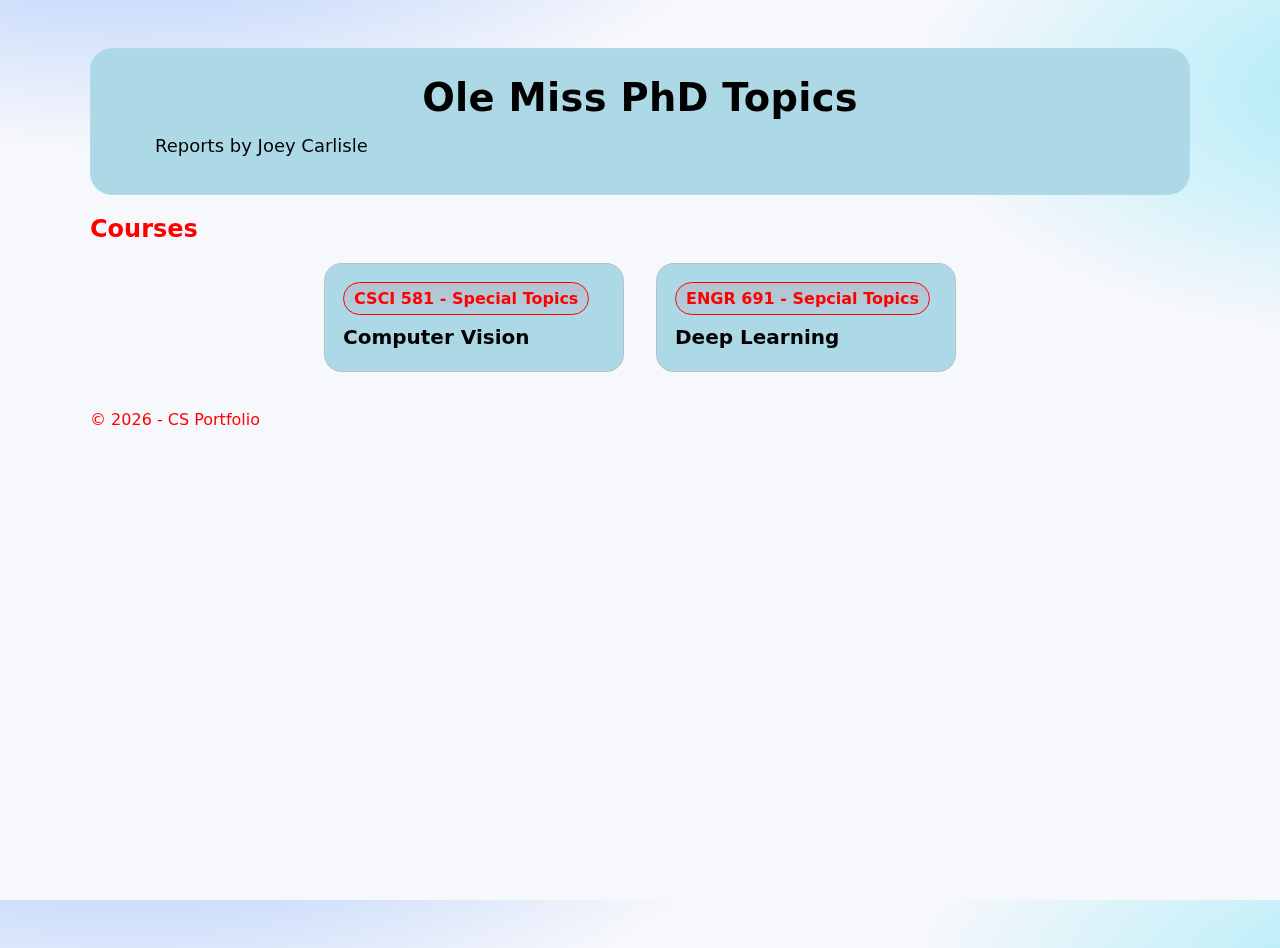
<file: index.html>
<!DOCTYPE html>
<html lang="en">
<head>
    <meta charset="UTF-8">
    <meta name="viewport" content="width=device-width, initial-scale=1.0">
    <meta author="Joey Carlisle">
    <link rel="icon" href="eye.png">
    <title>CSCI Grad Courses</title>
    <link rel="stylesheet" type="text/css" href="styles.css">
</head>
<body>
    <div class="wrap">
        <header>
            <h1>Ole Miss PhD Topics</h1>
            <p>Reports by Joey Carlisle</p>
        </header>

        <h2 class="text">Courses</h2>
        <main class="report">
            <div class="row">
                <a class="card" href="./ComputerVision/index.html">
                    <span class="badge">
                        CSCI 581 - Special Topics
                    </span>
                    <h3 class="title">Computer Vision</h3>
                </a>
                <a class="card" href="./DeepLearning/index.html">
                    <span class="badge">
                        ENGR 691 - Sepcial Topics
                    </span>
                    <h3 class="title">Deep Learning</h3>
                </a>
            </div>
            <br>
        </main>
        <br>
        <footer class="text">
            <span>
                &#169;
                <span id="year"></span>
                - CS Portfolio
            </span>
        </footer>
        <script>
            document.getElementById('year').textContent = new Date().getFullYear();
        </script>
    </div>
</body>
</html>
</file>
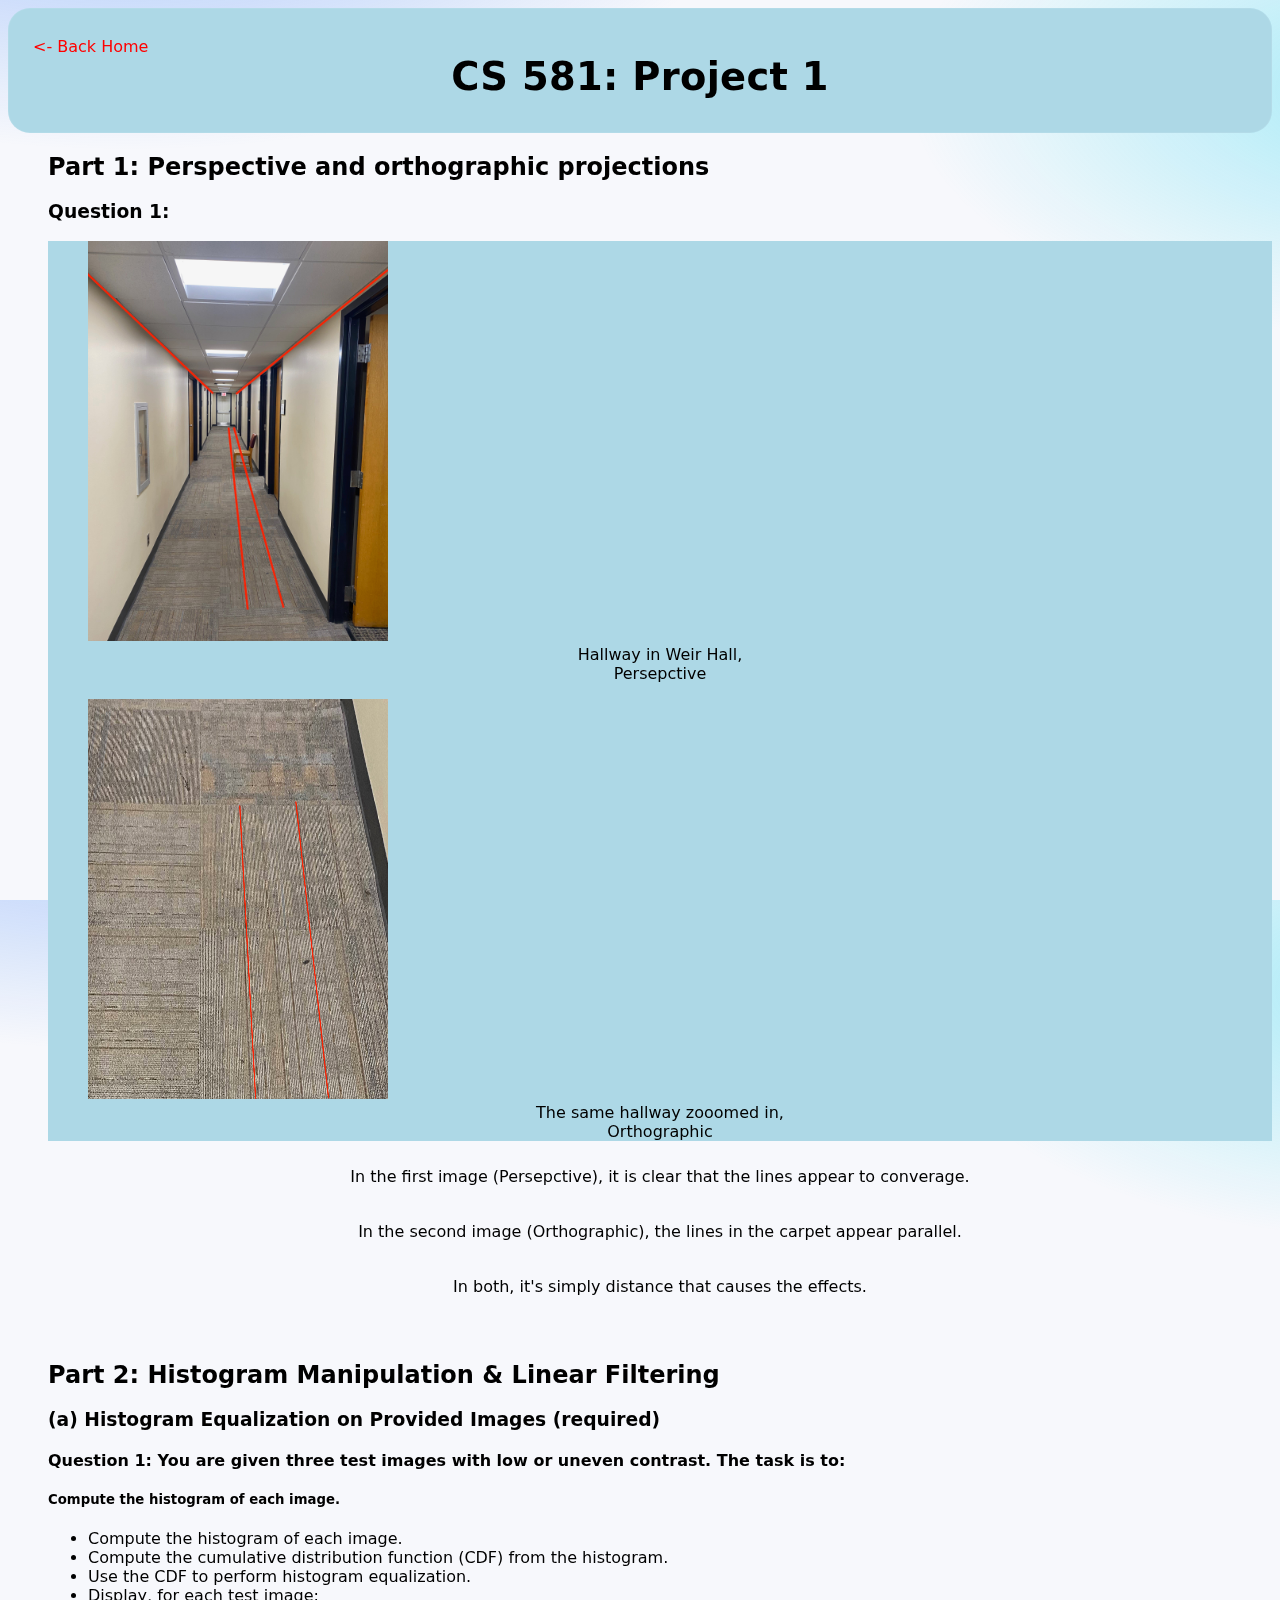
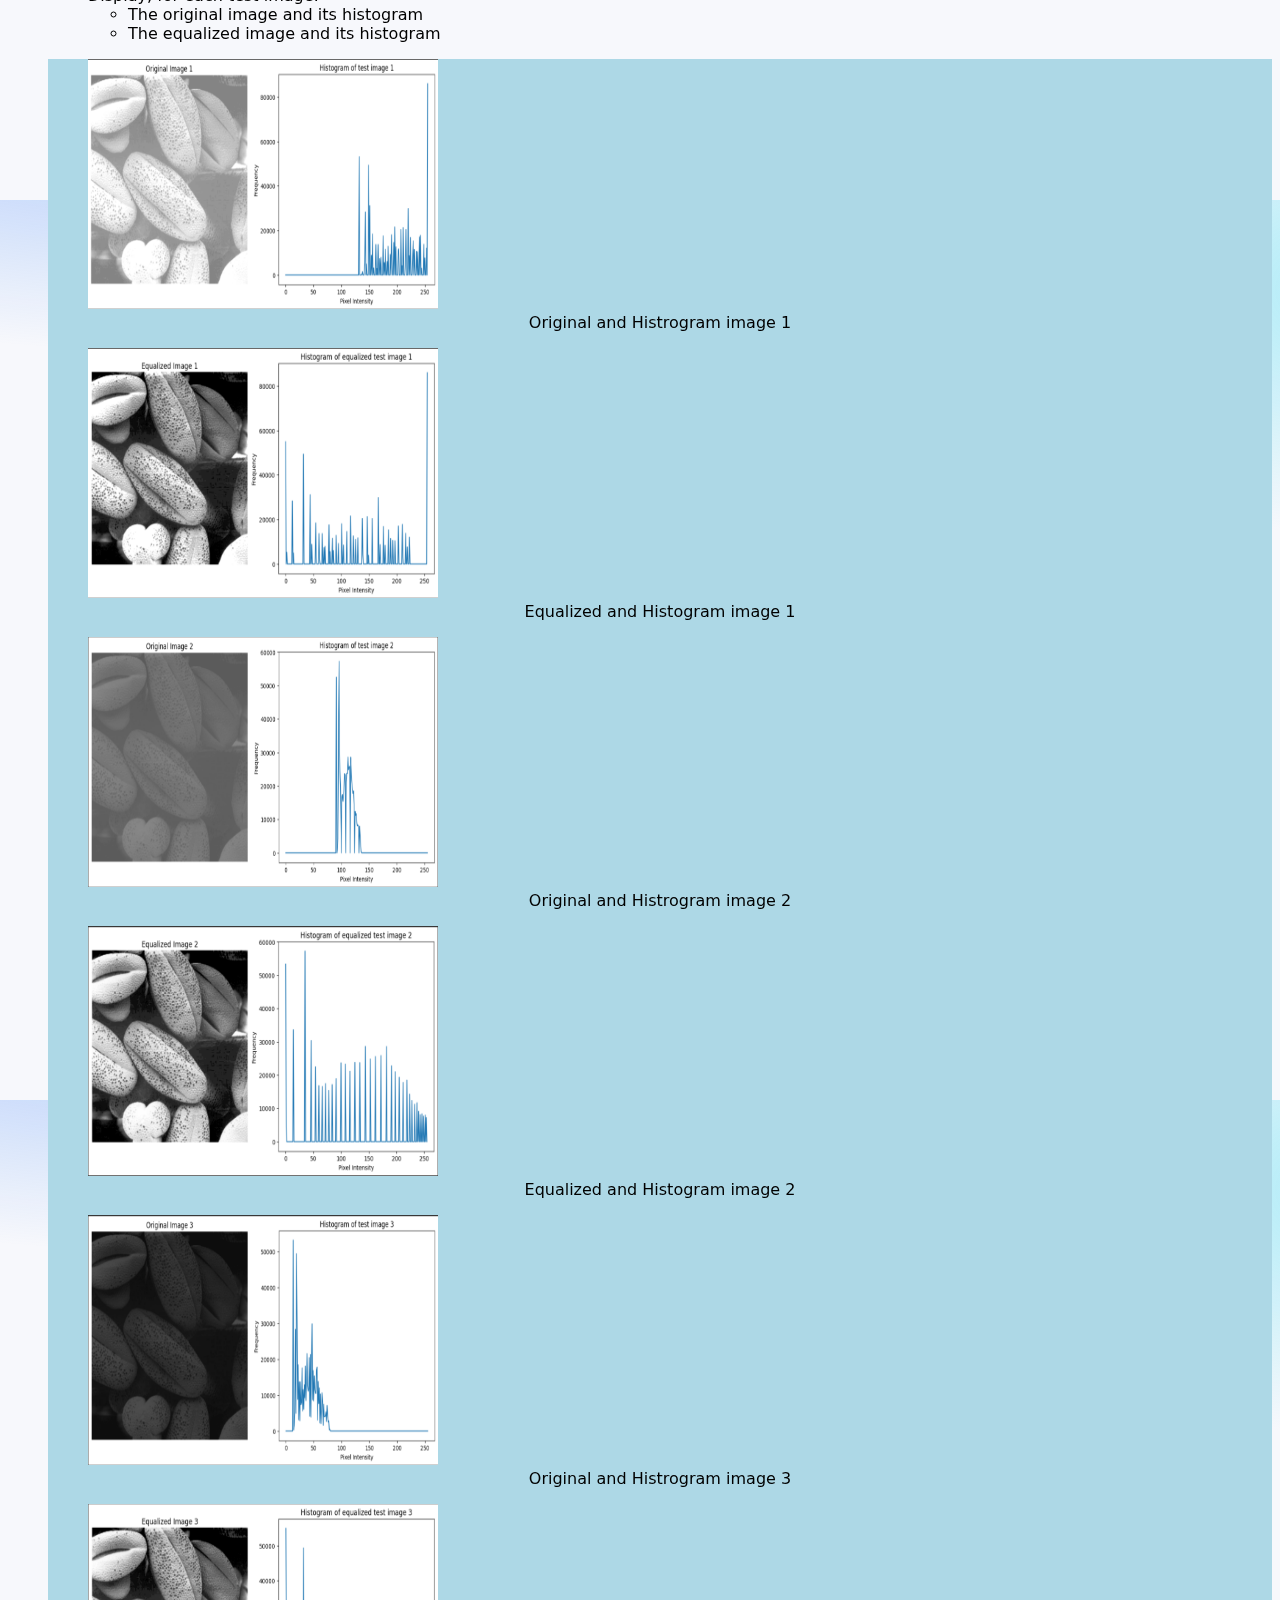
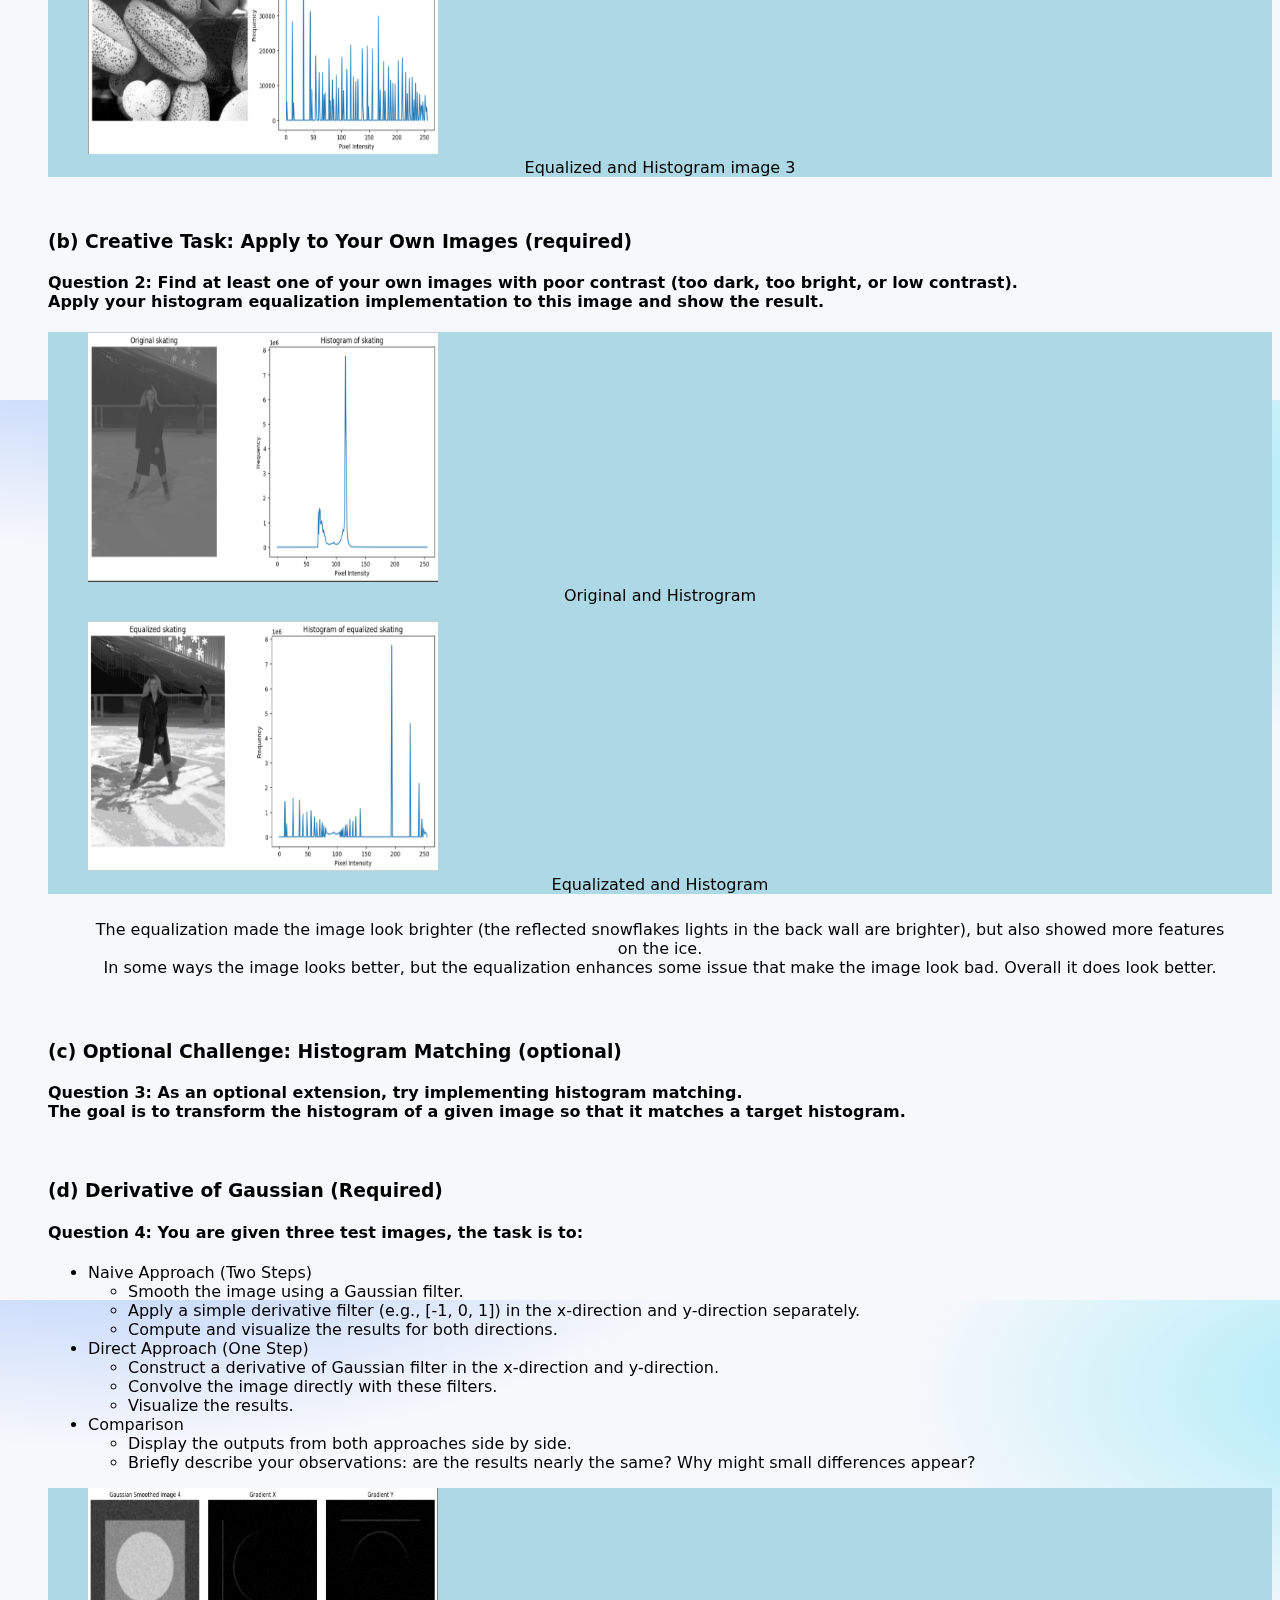
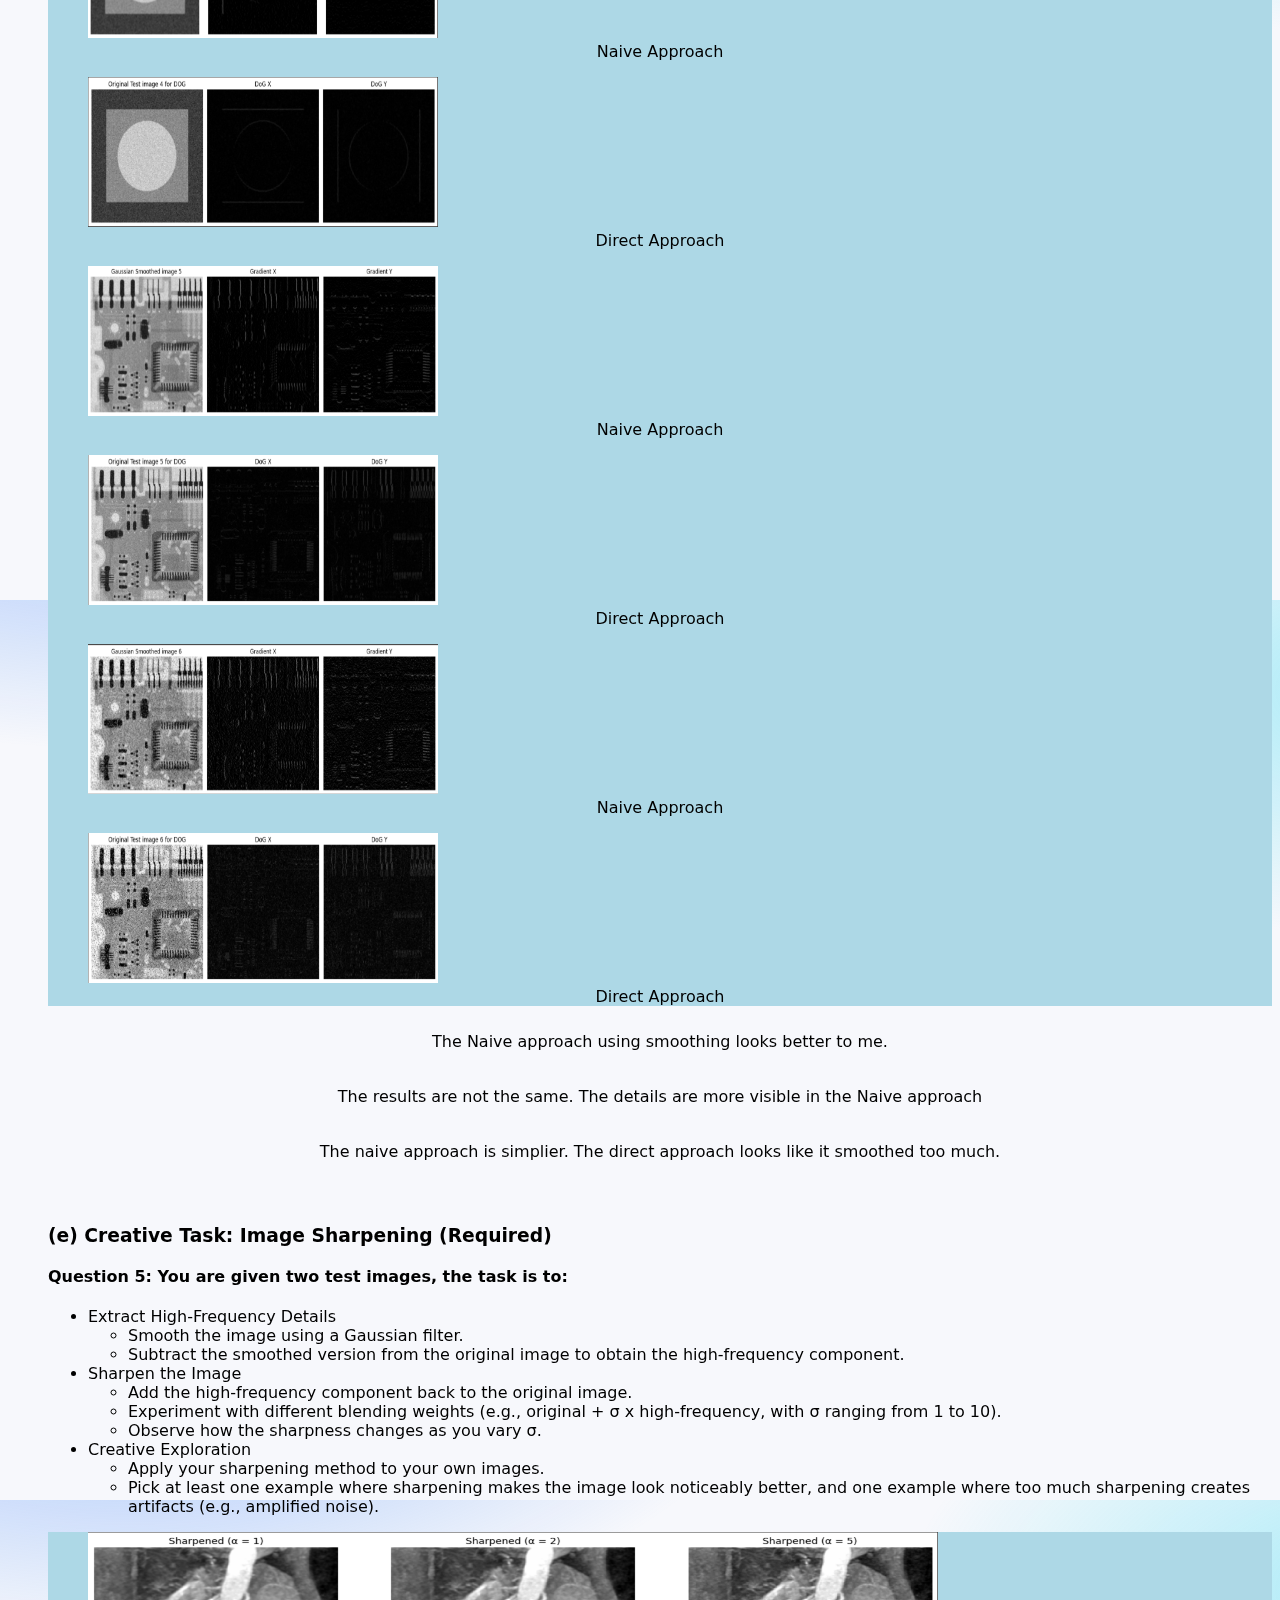
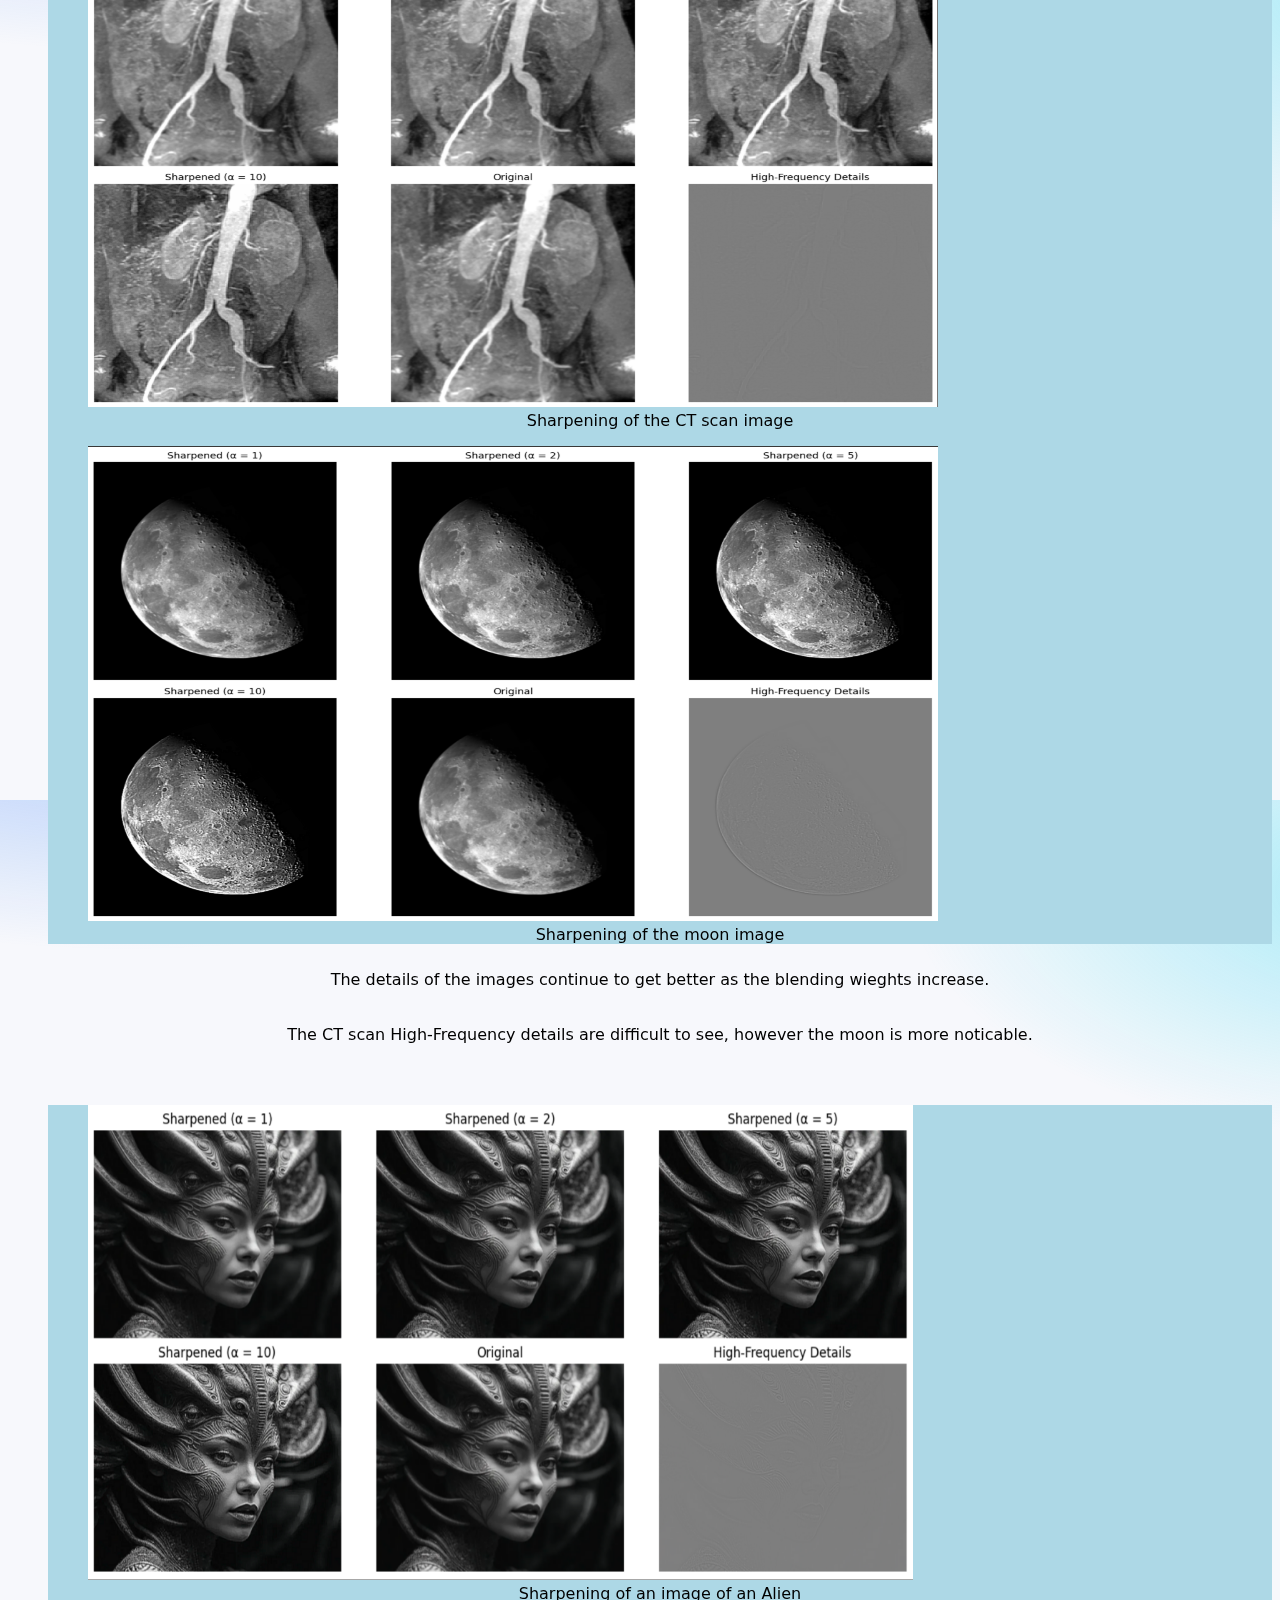
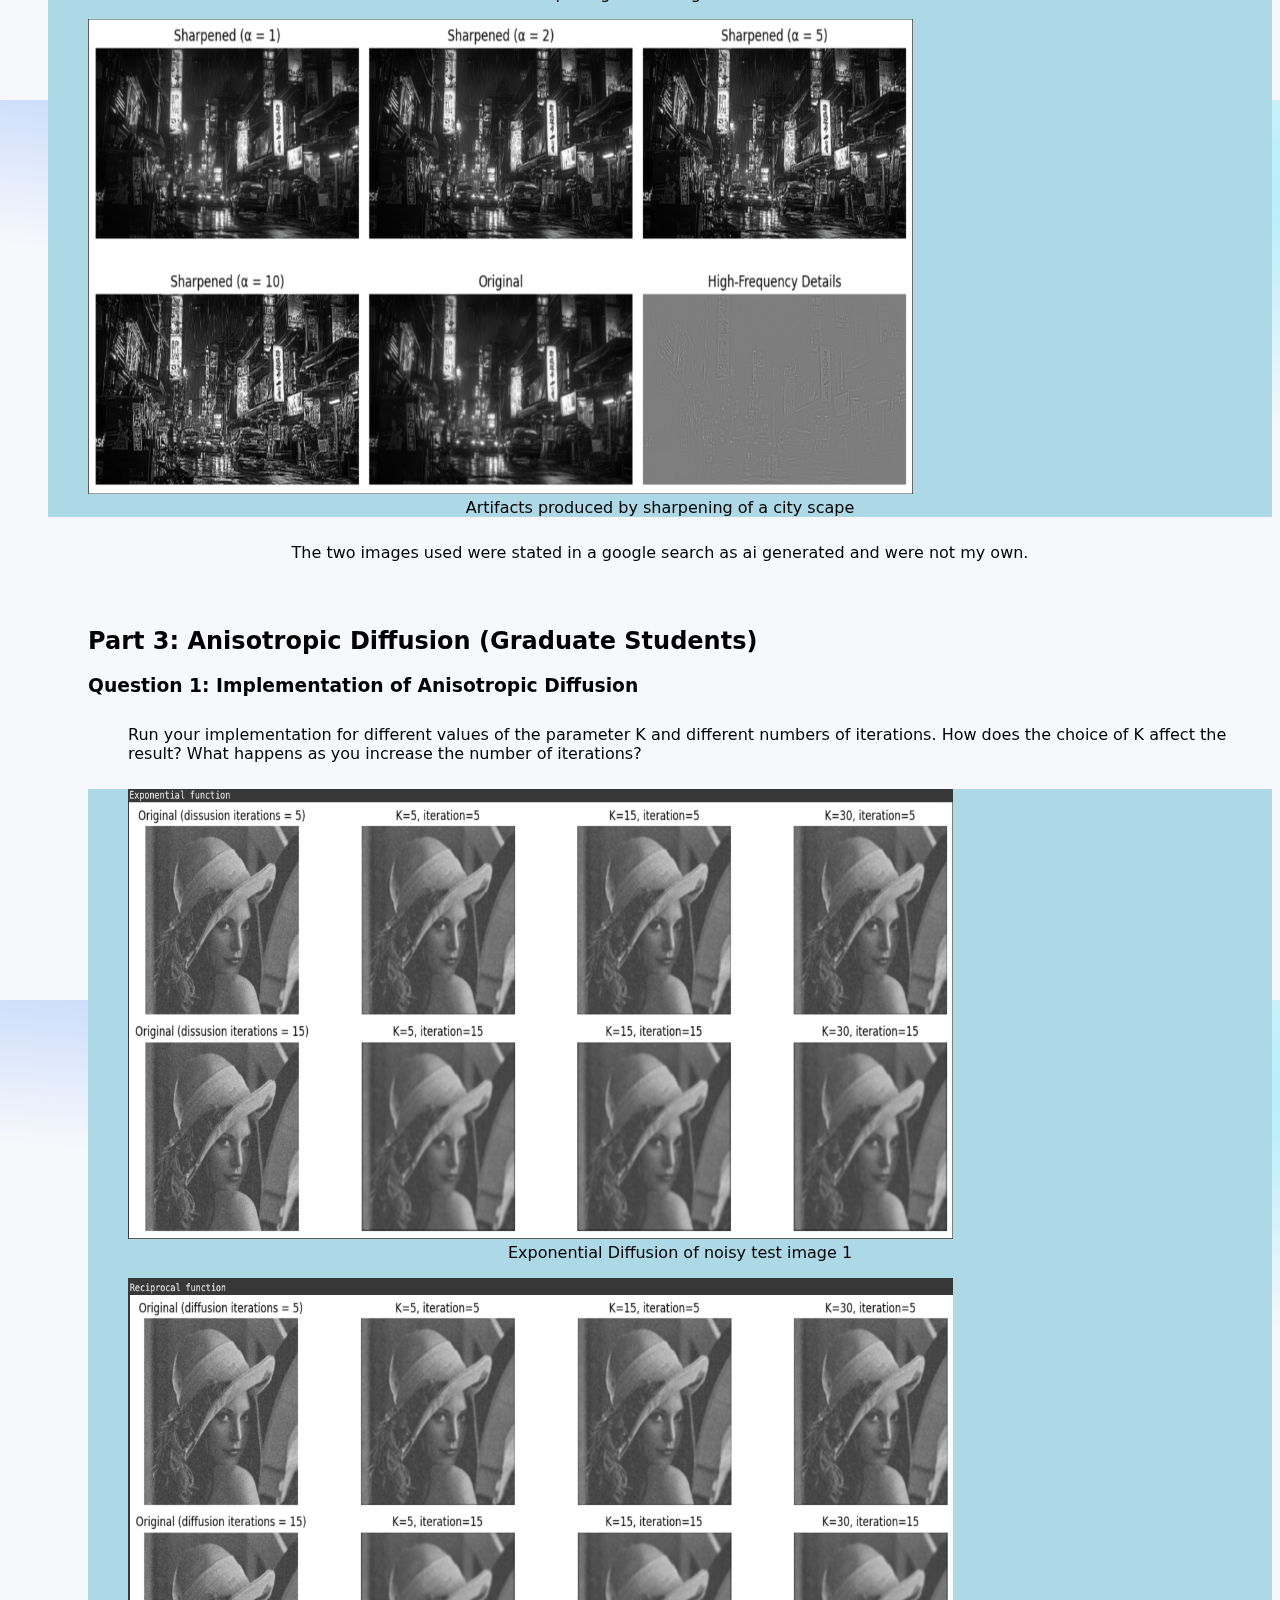
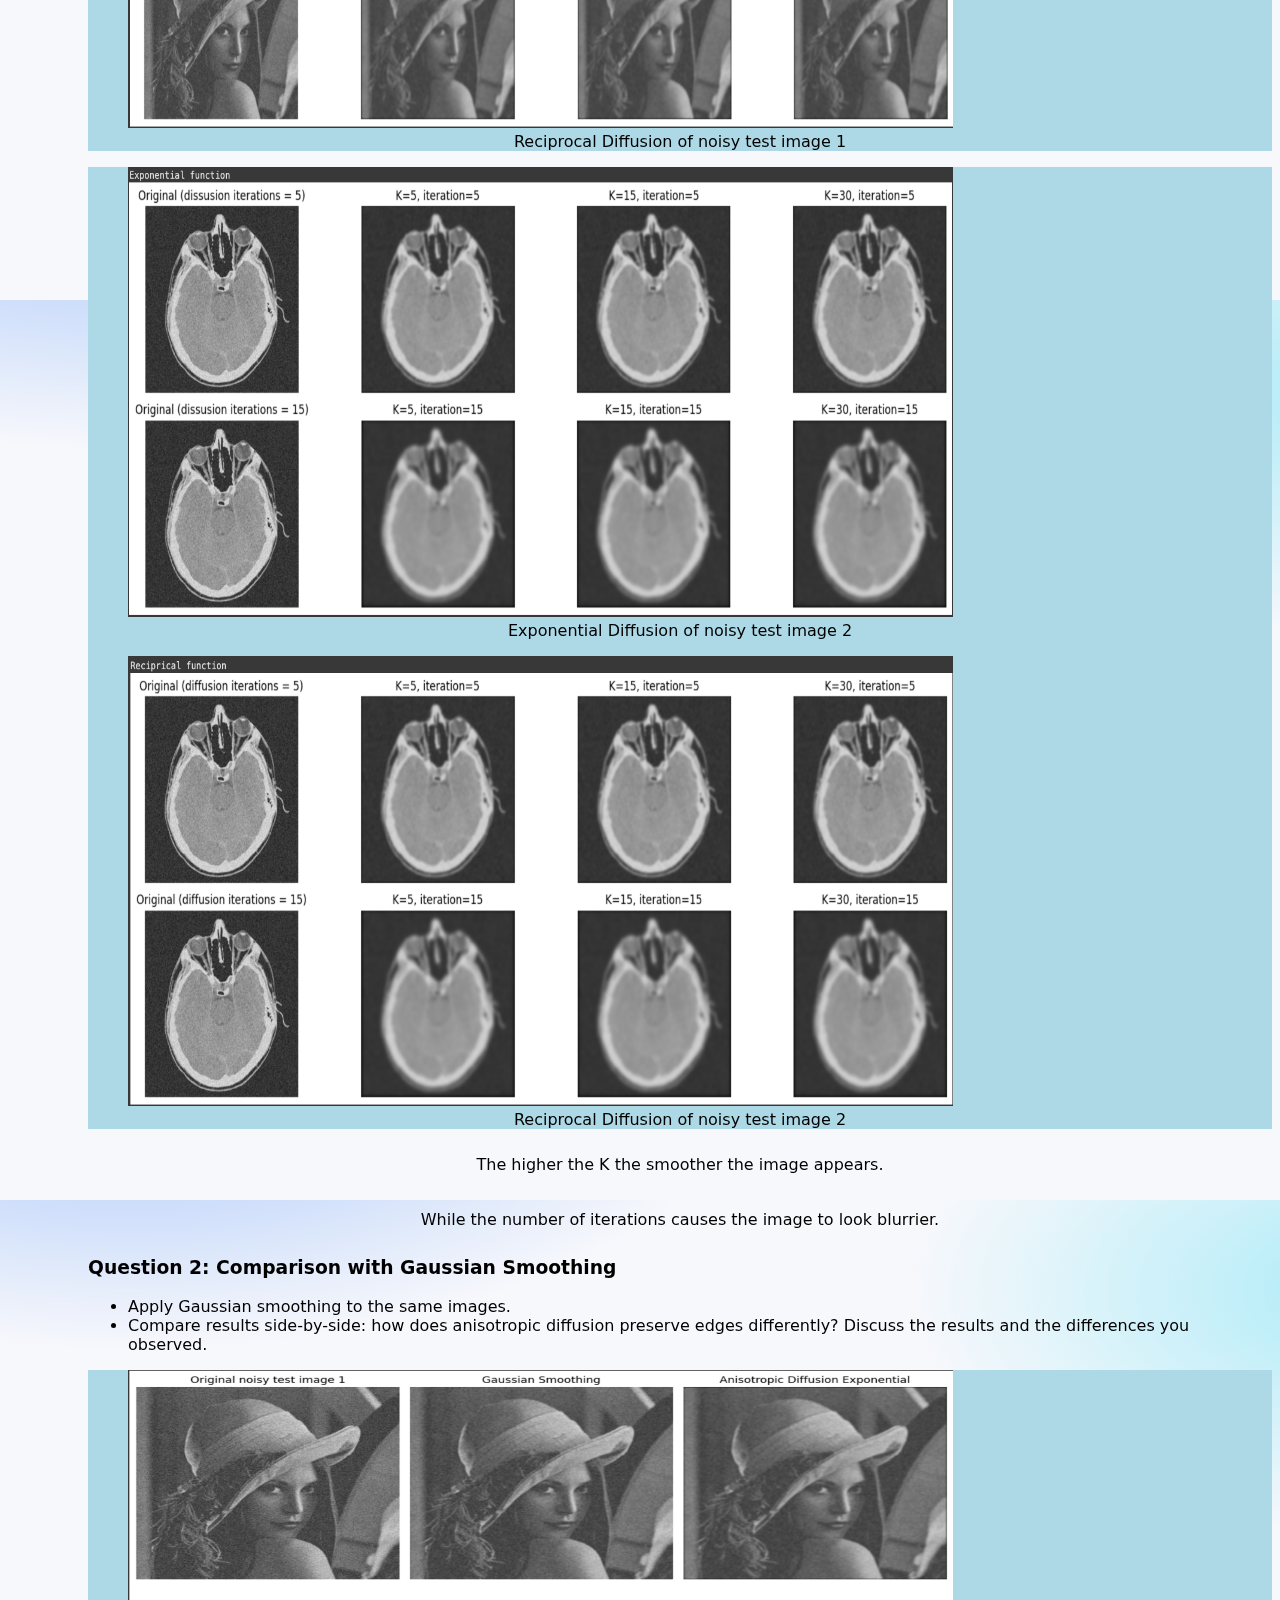
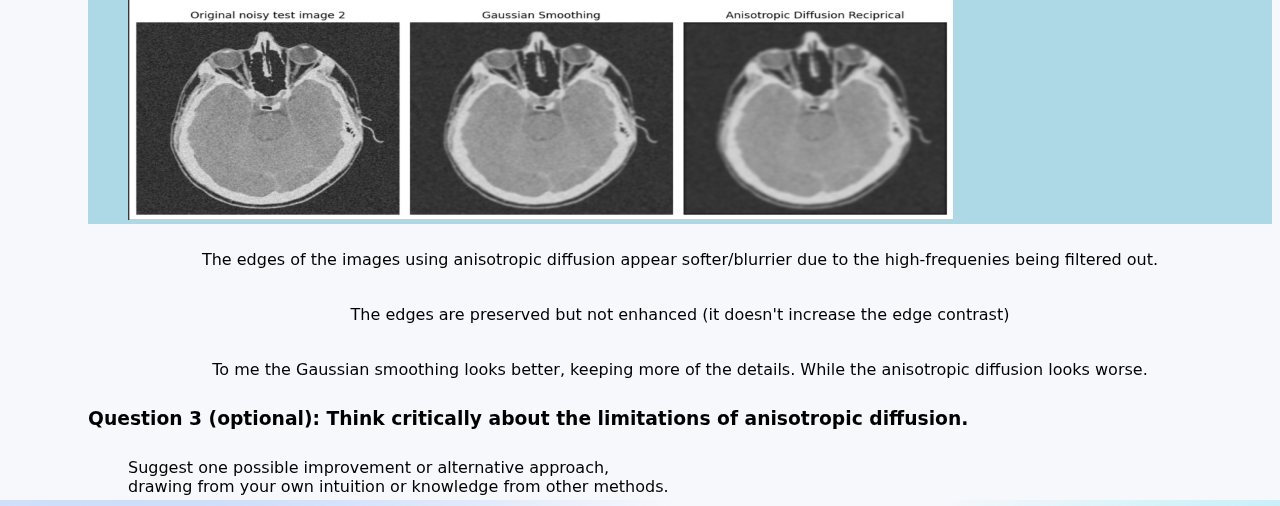
<file: 1/index.html>
<!DOCTYPE html>
<html lang="en">
<head>
    <meta charset="UTF-8">
    <meta name="viewport" content="width=device-width, initial-scale=1.0">
    <meta author="Joey Carlisle">
    <title>CS 581: Project 1</title>
    <link rel="icon" href="img/eye.png">
    <link rel="stylesheet" type="text/css" href="../styles.css" />
</head>
<body>
    <header>
        <a class="inline" href="../index.html">&lt- Back Home</a>
        <nav>
            <h1>CS 581: Project 1</h1>
        </nav>
    </header>
    <main>
        <div class="tab">
            <h2>Part 1: Perspective and orthographic projections</h2>
            <div>
                <h3>Question 1:</h3>
                <div class="images">
                <article>
                    <figure>
                        <img src="img/hall.jpeg" alt="Hallway with lines drawn" width="300" height="400"/>
                        <figcaption>Hallway in Weir Hall,<br>Persepctive</figcaption>
                    </figure>
                    <figure>
                        <img src="img/hallZoomed.jpeg" alt="Zoomed in image of the hallway" width="300" height="400"/>
                        <figcaption>The same hallway zooomed in,<br>Orthographic</figcaption>
                    </figure>
                </article>
                </div>
                <div id="answers">
                <p>In the first image (Persepctive), it is clear that the lines appear to converage.</p>
                <p>In the second image (Orthographic), the lines in the carpet appear parallel.</p>
                <p>In both, it's simply distance that causes the effects.</p>
                </div>
            </div>
        </div>
        <br>
        <div class="tab">
            <h2>Part 2: Histogram Manipulation & Linear Filtering</h2>
            <div>
                <h3>(a) Histogram Equalization on Provided Images (required)</h3>
                <h4>Question 1: You are given three test images with low or uneven contrast. The task is to:</h4>
                <h5>Compute the histogram of each image.</h5>
                <ul>
                    <li>Compute the histogram of each image.</li>
                    <li>Compute the cumulative distribution function (CDF) from the histogram.</li>
                    <li>Use the CDF to perform histogram equalization.</li>
                    <li>Display, for each test image:</li>
                    <ul>
                        <li>The original image and its histogram</li>
                        <li>The equalized image and its histogram</li>
                    </ul>
                </ul>
            <div class="images">
                <article>
                    <figure>
                        <img class="hist" src="img/image1hist.png" alt="Histrogram" width="350" height="250"/>
                        <figcaption>Original and Histrogram image 1</figcaption>
                    </figure>
                    <figure>
                        <img src="img/image1eq.png" alt="CDF" width="350" height="250"/>
                        <figcaption>Equalized and Histogram image 1</figcaption>
                    </figure>
                </article>
                <article>
                    <figure>
                        <img src="img/image2hist.png" alt="Histrogram" width="350" height="250"/>
                        <figcaption>Original and Histrogram image 2</figcaption>
                    </figure>
                    <figure>
                        <img src="img/image2eq.png" alt="CDF" width="350" height="250"/>
                        <figcaption>Equalized and Histogram image 2</figcaption>
                    </figure>
                </article>
                <article>
                    <figure>
                        <img src="img/image3hist.png" alt="Histrogram" width="350" height="250"/>
                        <figcaption>Original and Histrogram image 3</figcaption>
                    </figure>
                    <figure>
                        <img src="img/image3eq.png" alt="CDF" width="350" height="250"/>
                        <figcaption>Equalized and Histogram image 3</figcaption>
                    </figure>
                </article>
            </div>
            <br>
            <h3>(b) Creative Task: Apply to Your Own Images (required)</h3>
            <h4>Question 2: Find at least one of your own images with poor contrast (too dark, too bright, or low contrast).<br>Apply your histogram equalization implementation to this image and show the result.</h4>
            <div class="images">
                <article>
                    <figure>
                        <img src="img/skateHist.png" alt="Girl Skating" width="350" height="250"/>
                        <figcaption>Original and Histrogram</figcaption>
                    </figure>
                    <figure>
                        <img src="img/skateEQ.png" alt="Girl Skating" width="350" height="250"/>
                        <figcaption>Equalizated and Histogram</figcaption>
                    </figure>
                </article>
            </div>
            <div id="answers">
                <p>The equalization made the image look brighter (the reflected snowflakes lights in the back wall are brighter), but also showed more features on the ice. <br>
                In some ways the image looks better, but the equalization enhances some issue that make the image look bad. Overall it does look better.</p>
            </div>
            <br>
            <h3>(c) Optional Challenge: Histogram Matching (optional)</h3>
            <h4>Question 3: As an optional extension, try implementing histogram matching.<br>The goal is to transform the histogram of a given image so that it matches a target histogram.</h4>
            <br>
            <h3>(d) Derivative of Gaussian (Required)</h3>
            <h4>Question 4: You are given three test images, the task is to: </h4>
            <ul>
                <li>Naive Approach (Two Steps)</li>
                    <ul>
                        <li>Smooth the image using a Gaussian filter.</li>
                        <li>Apply a simple derivative filter (e.g., [-1, 0, 1]) in the x-direction and y-direction separately.</li>
                        <li>Compute and visualize the results for both directions.</li>
                    </ul>
                <li>Direct Approach (One Step)</li>
                    <ul>
                        <li>Construct a derivative of Gaussian filter in the x-direction and y-direction.</li>
                        <li>Convolve the image directly with these filters.</li>
                        <li>Visualize the results.</li>
                    </ul>
                <li>Comparison</li>
                    <ul>
                        <li>Display the outputs from both approaches side by side.</li>
                        <li>Briefly describe your observations: are the results nearly the same? Why might small differences appear?</li>
                    </ul>
            </ul>
            <div class="images">
                <article>
                    <figure>
                        <img src="img/image4Naive.png" alt="Gaussian image" width="350" height="150"/>
                        <figcaption>Naive Approach</figcaption>
                    </figure>
                    <figure>
                        <img src="img/image4Direct.png" alt="Gaussian image" width="350" height="150"/>
                        <figcaption>Direct Approach</figcaption>
                    </figure>
                </article>
                <article>
                    <figure>
                        <img src="img/image5Naive.png" alt="Gaussian image" width="350" height="150"/>
                        <figcaption>Naive Approach</figcaption>
                    </figure>
                    <figure>
                        <img src="img/image5Direct.png" alt="Gaussian image" width="350" height="150"/>
                        <figcaption>Direct Approach</figcaption>
                    </figure>
                </article>
                <article>
                    <figure>
                        <img src="img/image6Naive.png" alt="Gaussian image" width="350" height="150"/>
                        <figcaption>Naive Approach</figcaption>
                </figure>
                    <figure>
                        <img src="img/image6Direct.png" alt="Gaussian image" width="350" height="150"/>
                        <figcaption>Direct Approach</figcaption>
                    </figure>
                </article>
            </div>
                <div id="answers">
                    <p>The Naive approach using smoothing looks better to me.</p>
                    <p>The results are not the same. The details are more visible in the Naive approach</p>
                    <p>The naive approach is simplier. The direct approach looks like it smoothed too much.</p>
                </div>
            <br>
            <h3>(e) Creative Task: Image Sharpening (Required)</h3>
            <h4>Question 5: You are given two test images, the task is to: </h4>
            <ul>
                <li>Extract High-Frequency Details</li>
                    <ul>
                        <li>Smooth the image using a Gaussian filter.</li>
                        <li>Subtract the smoothed version from the original image to obtain the high-frequency component.</li>
                    </ul>
                <li>Sharpen the Image</li>
                    <ul>
                        <li>Add the high-frequency component back to the original image.</li>
                        <li>Experiment with different blending weights (e.g., original + &sigma; x high-frequency, with &sigma; ranging from 1 to 10).</li>
                        <li>Observe how the sharpness changes as you vary &sigma;.</li>
                    </ul>
                <li>Creative Exploration</li>
                    <ul>
                        <li>Apply your sharpening method to your own images.</li>
                        <li>Pick at least one example where sharpening makes the image look noticeably better, and one example where too much sharpening creates artifacts (e.g., amplified noise).</li>
                    </ul>
            </ul>
            <div class="images">
                <article>
                    <figure>
                        <img src="img/ctSharpening.png" alt="CT scan of a heart" width="850" height="475"/>
                        <figcaption>Sharpening of the CT scan image</figcaption>
                    </figure>
                </article>
                <article>
                    <figure>
                        <img src="img/moonSharpening.png" alt="The moon" width="850" height="475"/>
                        <figcaption>Sharpening of the moon image</figcaption>
                    </figure>
                </article>
            </div>
            <div id="answers">
                <p>The details of the images continue to get better as the blending wieghts increase.</p>
                <p>The CT scan High-Frequency details are difficult to see, however the moon is more noticable.</p>
            </div>
            <br>
            <div class="images">
                <article>
                    <figure>
                        <img src="img/alienSharpening.png" alt="Alien" width="825" height="475"/>
                        <figcaption>Sharpening of an image of an Alien</figcaption>
                    </figure>
                </article>
                <article>
                    <figure>
                        <img src="img/cityArtifacts.png" alt="City scape" width="825" height="475"/>
                        <figcaption>Artifacts produced by sharpening of a city scape</figcaption>
                    </figure>
                </article>
            </div>
            <div id="answers">
                <p>The two images used were stated in a google search as ai generated and were not my own.</p>
            </div>
        </div>
        <br>
        <div class="tab">
            <h2>Part 3: Anisotropic Diffusion (Graduate Students)</h2>
            <div class="parts">
            <h3>Question 1: Implementation of Anisotropic Diffusion</h3>
            <p>Run your implementation for different values of the parameter &#922; and different numbers of iterations. How does the choice of &#922; affect the result? What happens as you increase the number of iterations?</p>
            <div class="images">
                <article>
                    <figure>
                        <img src="img/expo1.png" alt="Woman with a feather hat" width="825" height="450"/>
                        <figcaption>Exponential Diffusion of noisy test image 1</figcaption>
                    </figure>
                </article>
                <article>
                    <figure>
                        <img src="img/recip1.png" alt="Woman with a feather hat" width="825" height="450"/>
                        <figcaption>Reciprocal Diffusion of noisy test image 1</figcaption>
                    </figure>
                </article>
            </div>
            <div class="images">
                <article>
                    <figure>
                        <img src="img/expo2.png" alt="MRI slice of a brain" width="825" height="450"/>
                        <figcaption>Exponential Diffusion of noisy test image 2</figcaption>
                    </figure>
                </article>
                <article>
                    <figure>
                        <img src="img/recip2.png" alt="MRI slice of a brain" width="825" height="450"/>
                        <figcaption>Reciprocal Diffusion of noisy test image 2</figcaption>
                    </figure>
                </article>
            </div>
            <div id="answers">
                <p>The higher the &#922; the smoother the image appears.</p>
                <p>While the number of iterations causes the image to look blurrier.</p>
            </div>
            <h3>Question 2: Comparison with Gaussian Smoothing</h3>
            <ul>
                <li>Apply Gaussian smoothing to the same images.</li>
                <li>Compare results side-by-side: how does anisotropic diffusion preserve edges differently? Discuss the results and the differences you observed.</li>
            </ul>
            <div class="images">
                <article>
                    <figure>
                        <img src="img/comparison.png" alt="Woman in a hat with a feather and MRI slice of a brain" width="825" height="450"/>
                        <figcaption></figcaption>
                    </figure>
                </article>
            </div>
            <div id="answers">
                <p>The edges of the images using anisotropic diffusion appear softer/blurrier due to the high-frequenies being filtered out.</p>
                <p>The edges are preserved but not enhanced (it doesn't increase the edge contrast)</p>
                <p>To me the Gaussian smoothing looks better, keeping more of the details. While the anisotropic diffusion looks worse.</p>
            </div>
            <h3>Question 3 (optional): Think critically about the limitations of anisotropic diffusion.</h3>
                <p>Suggest one possible improvement or alternative approach,<br>drawing from your own intuition or knowledge from other methods.</p>
        </div>
    </main>
</body>
</html>
</file>
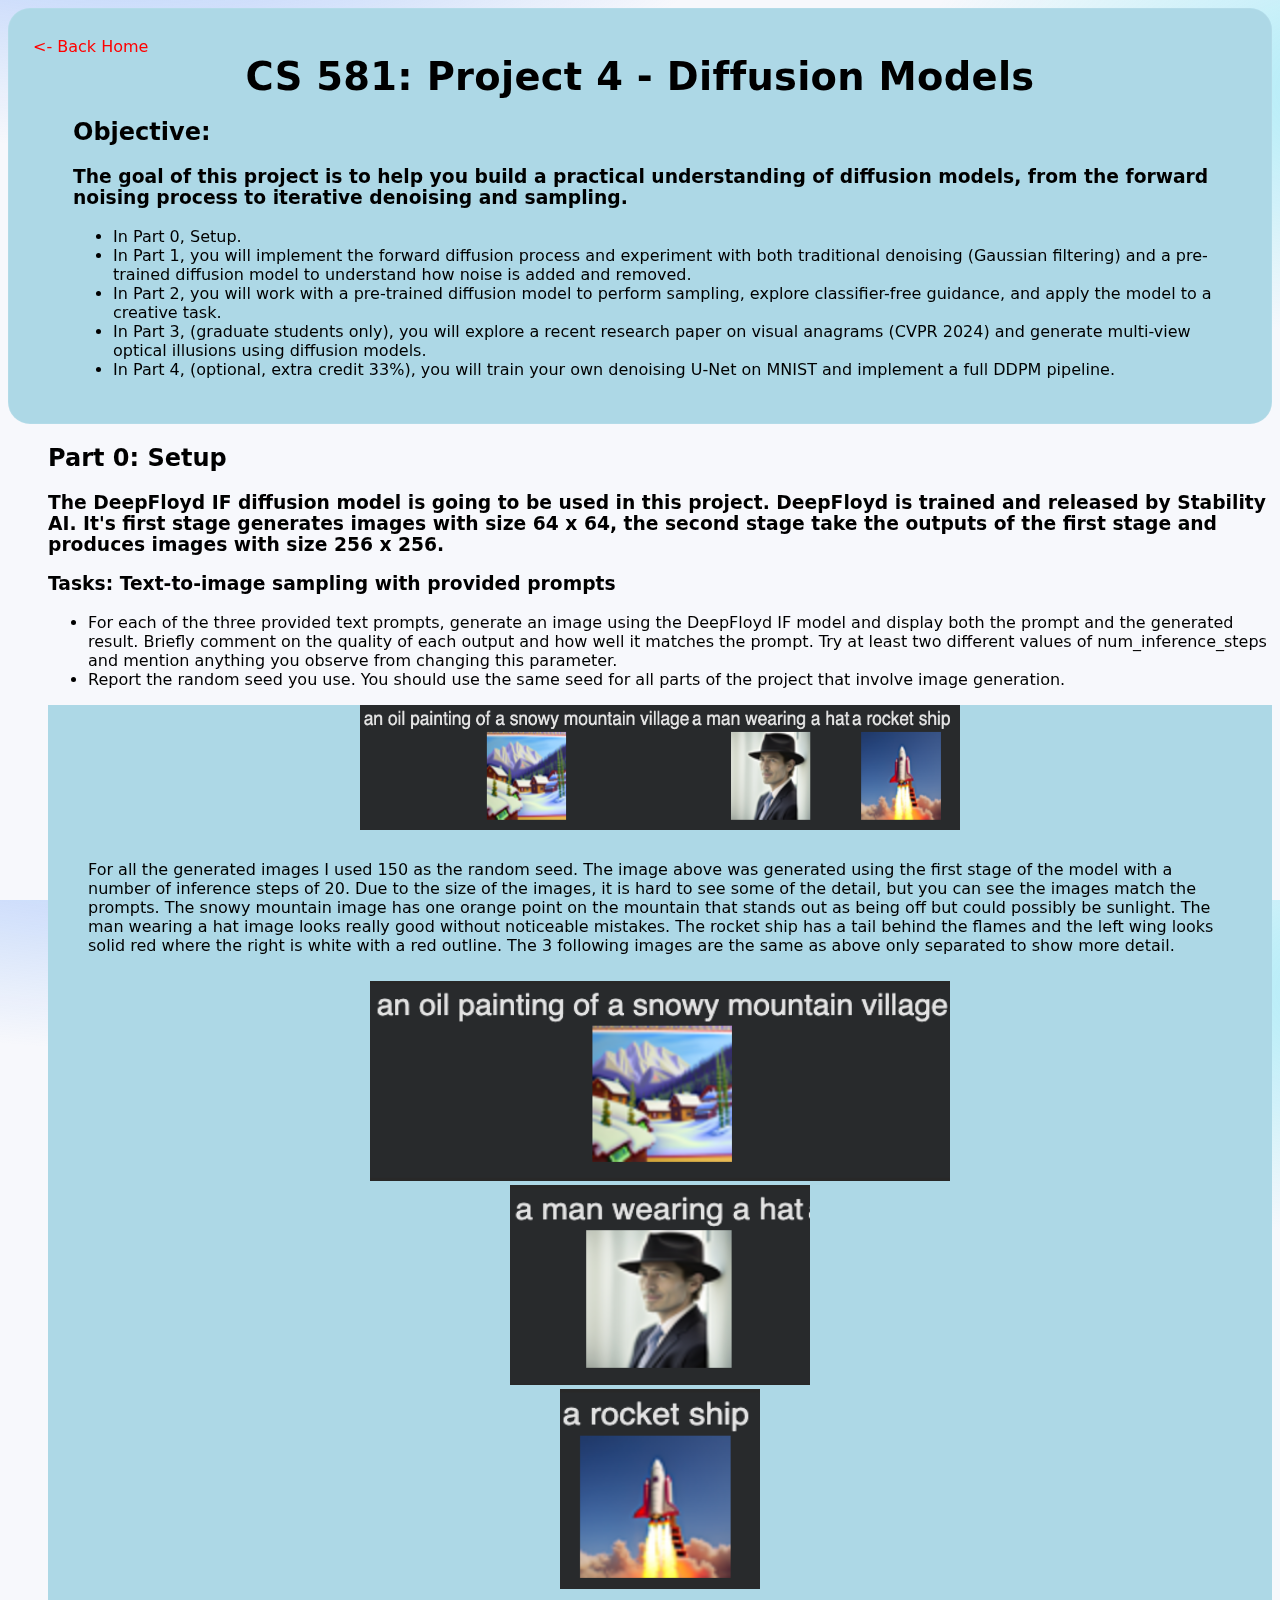
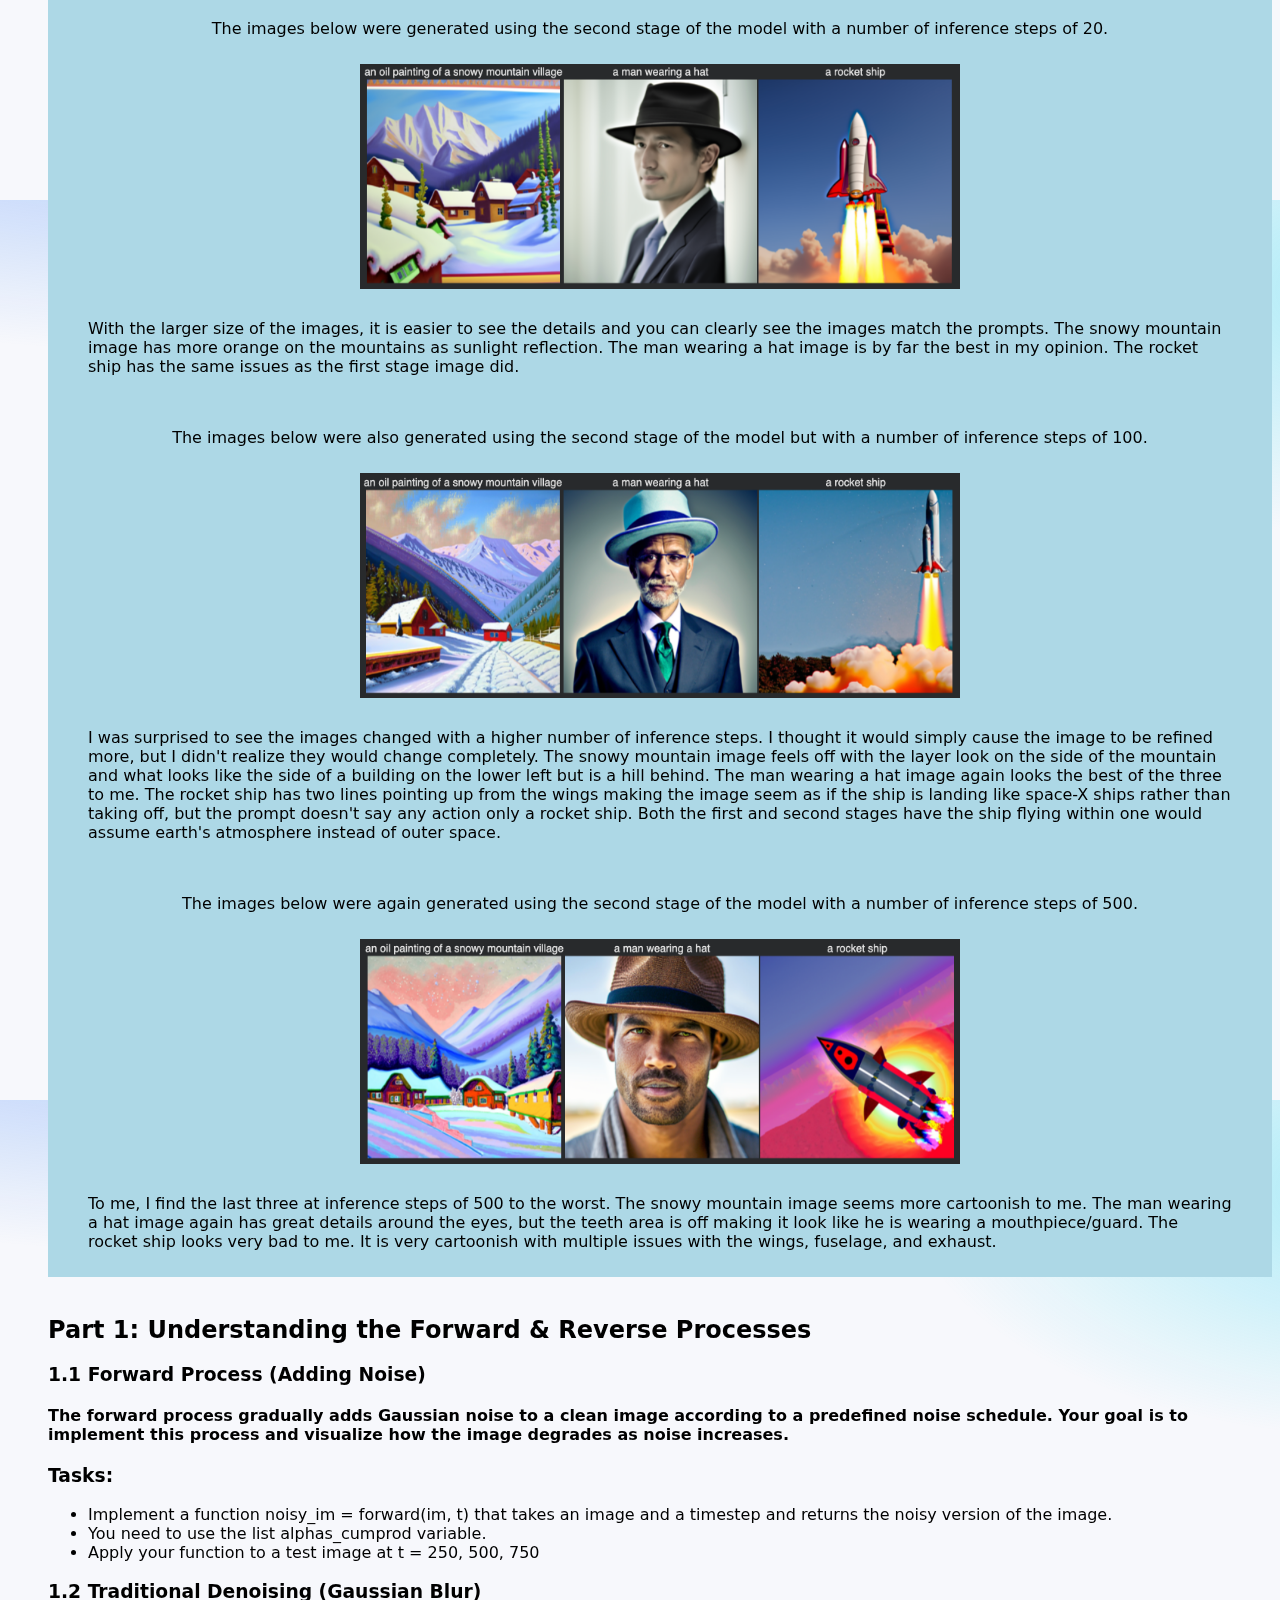
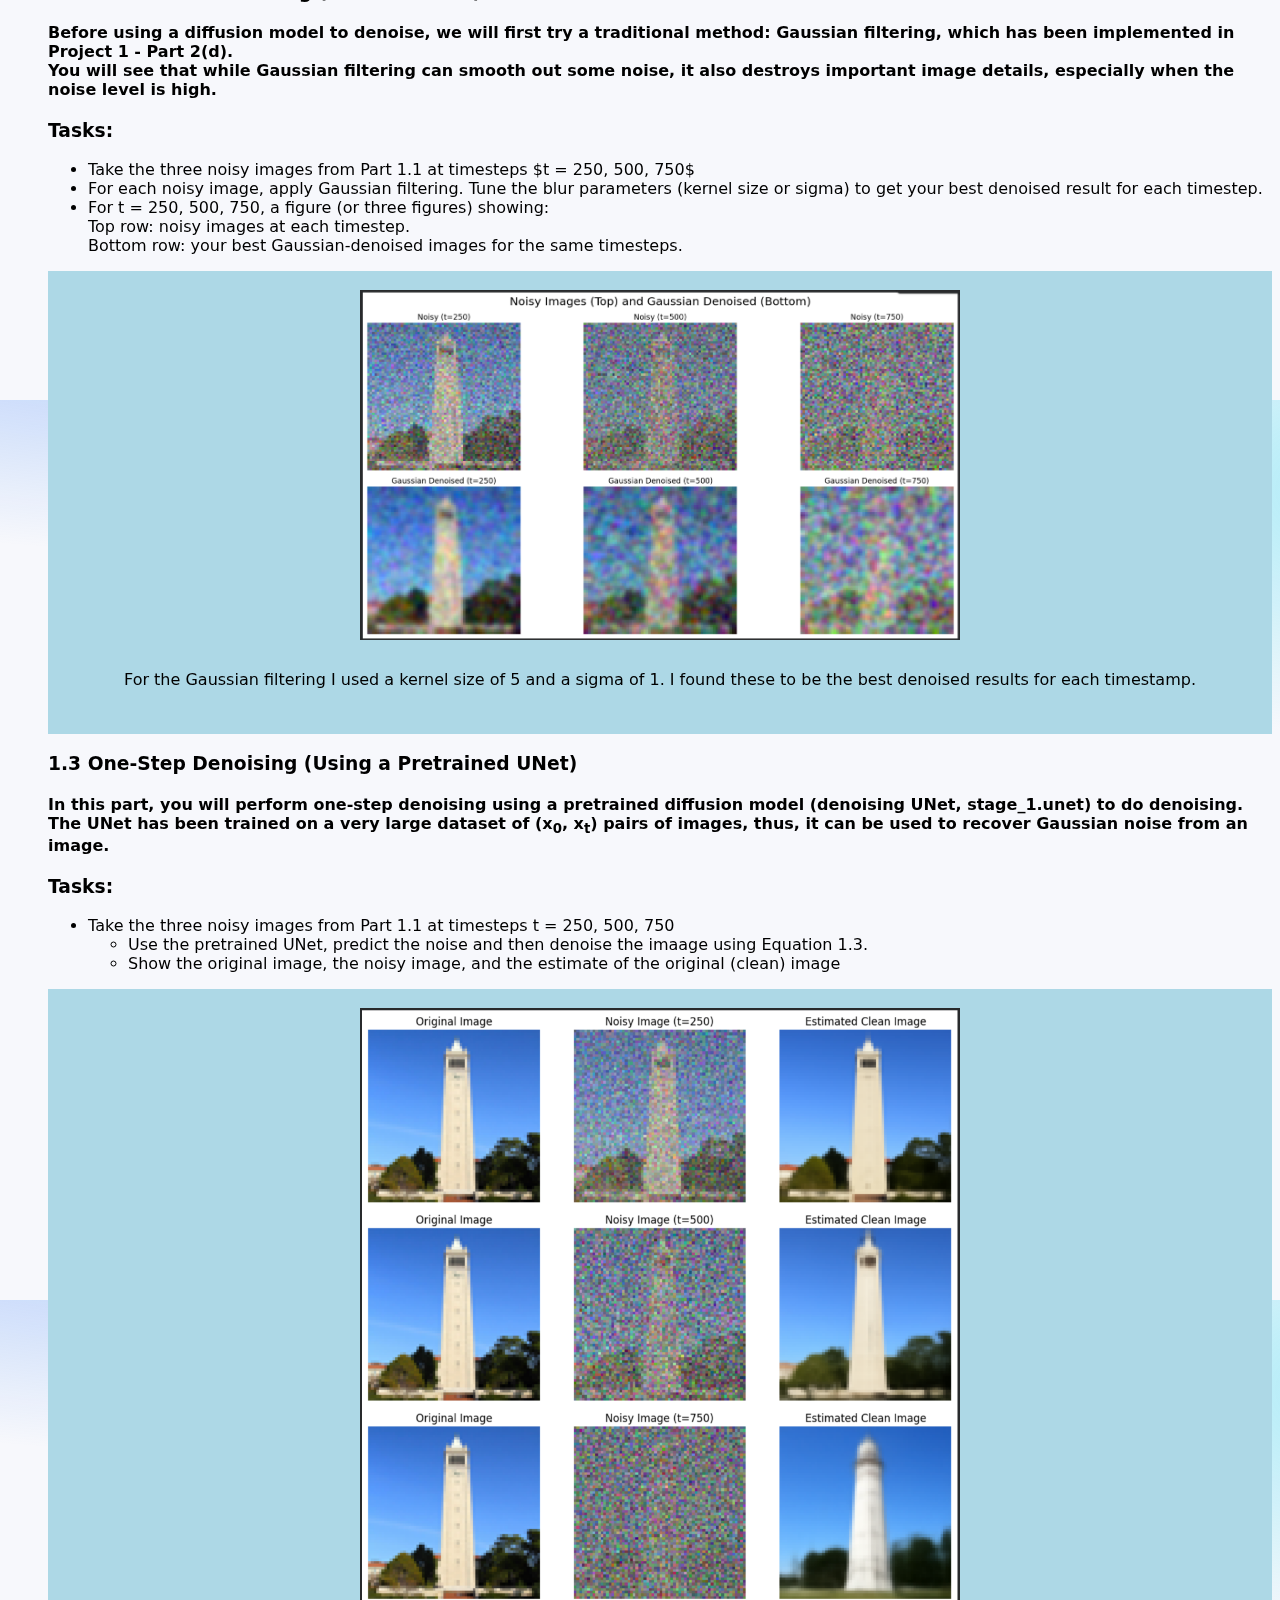
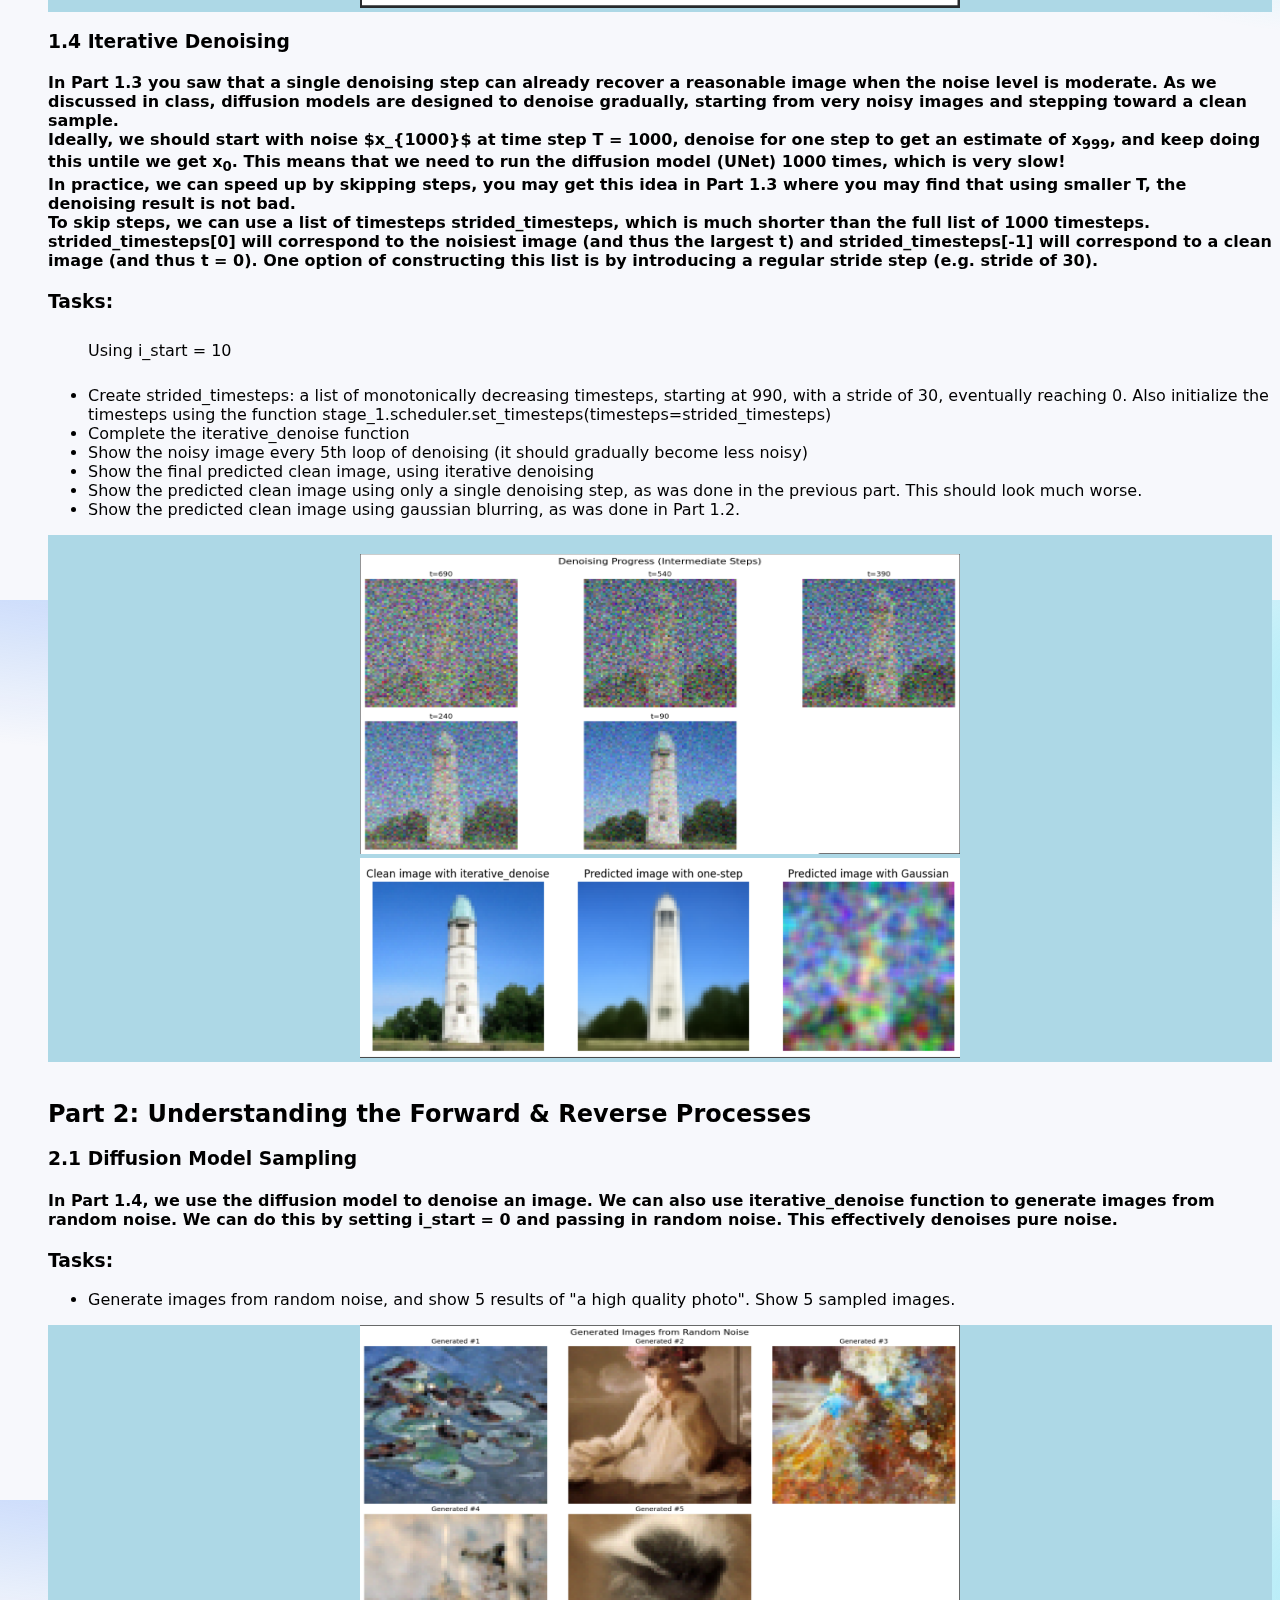
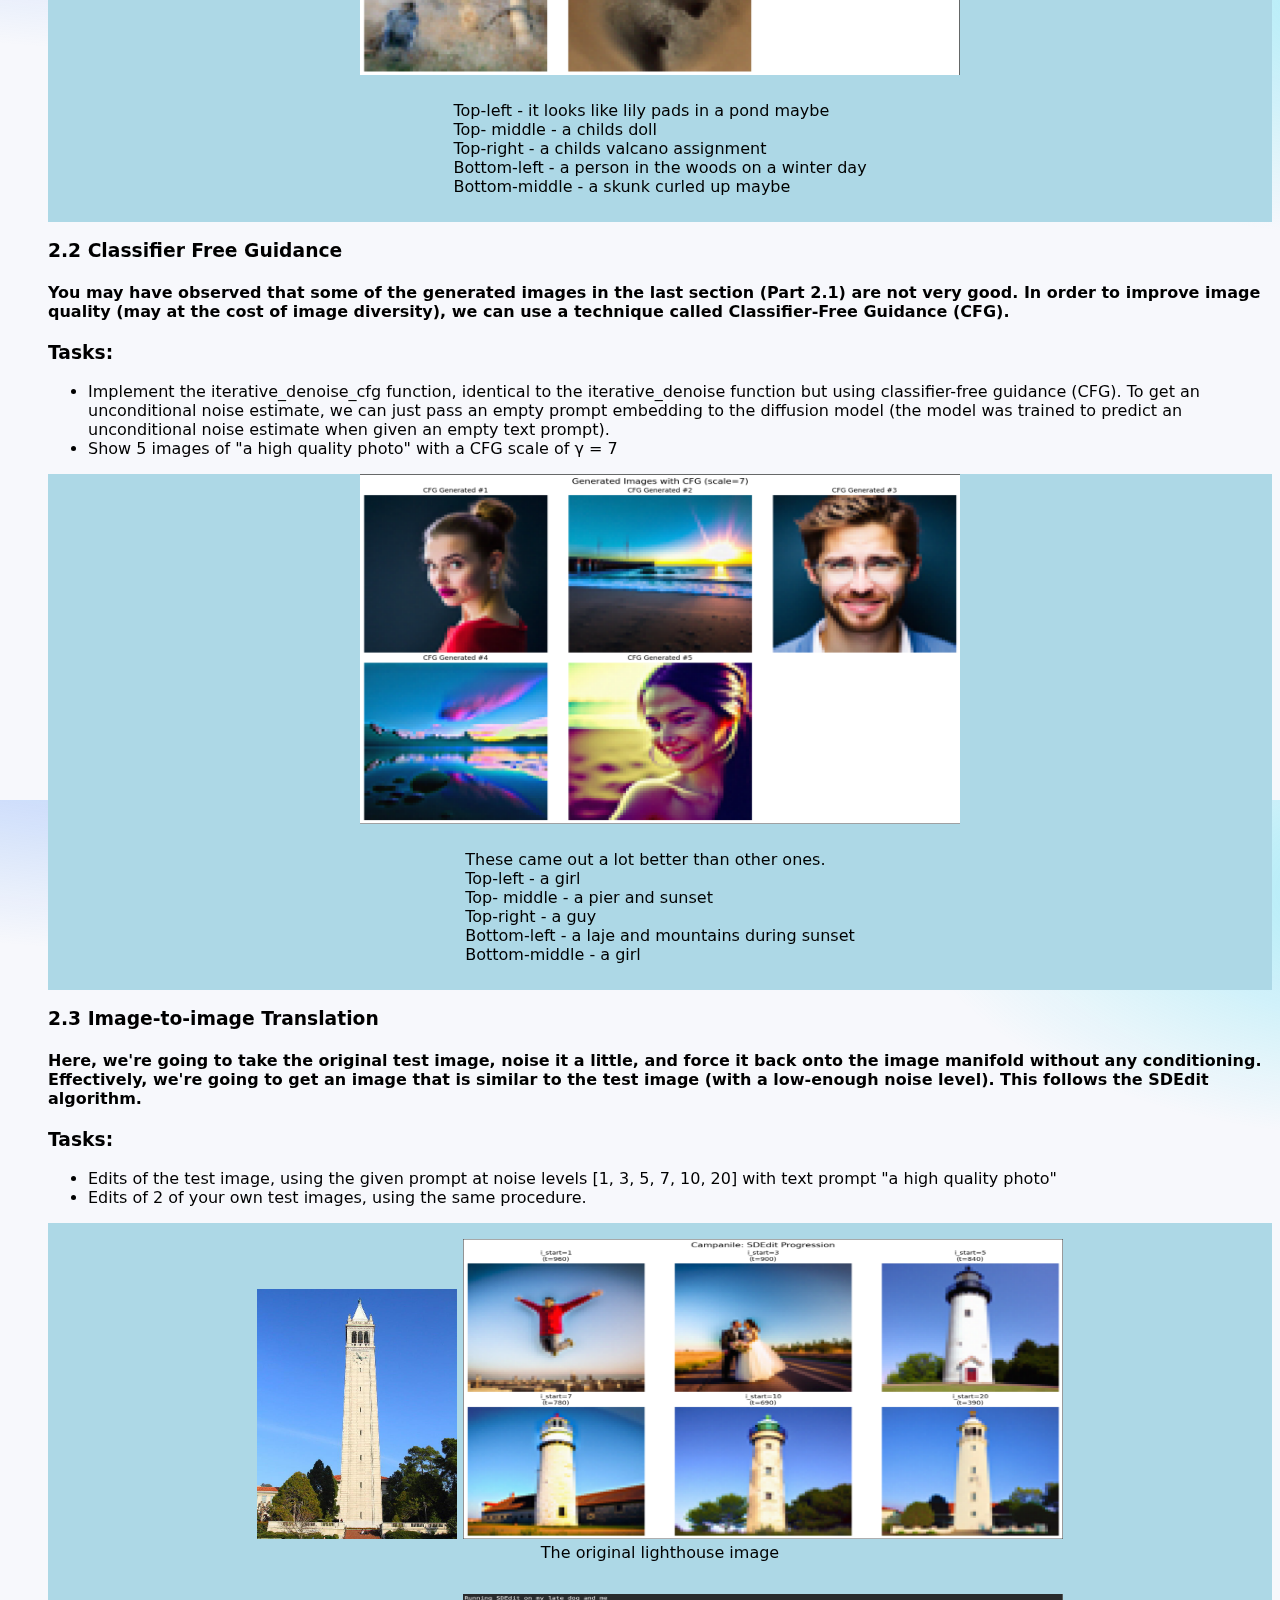
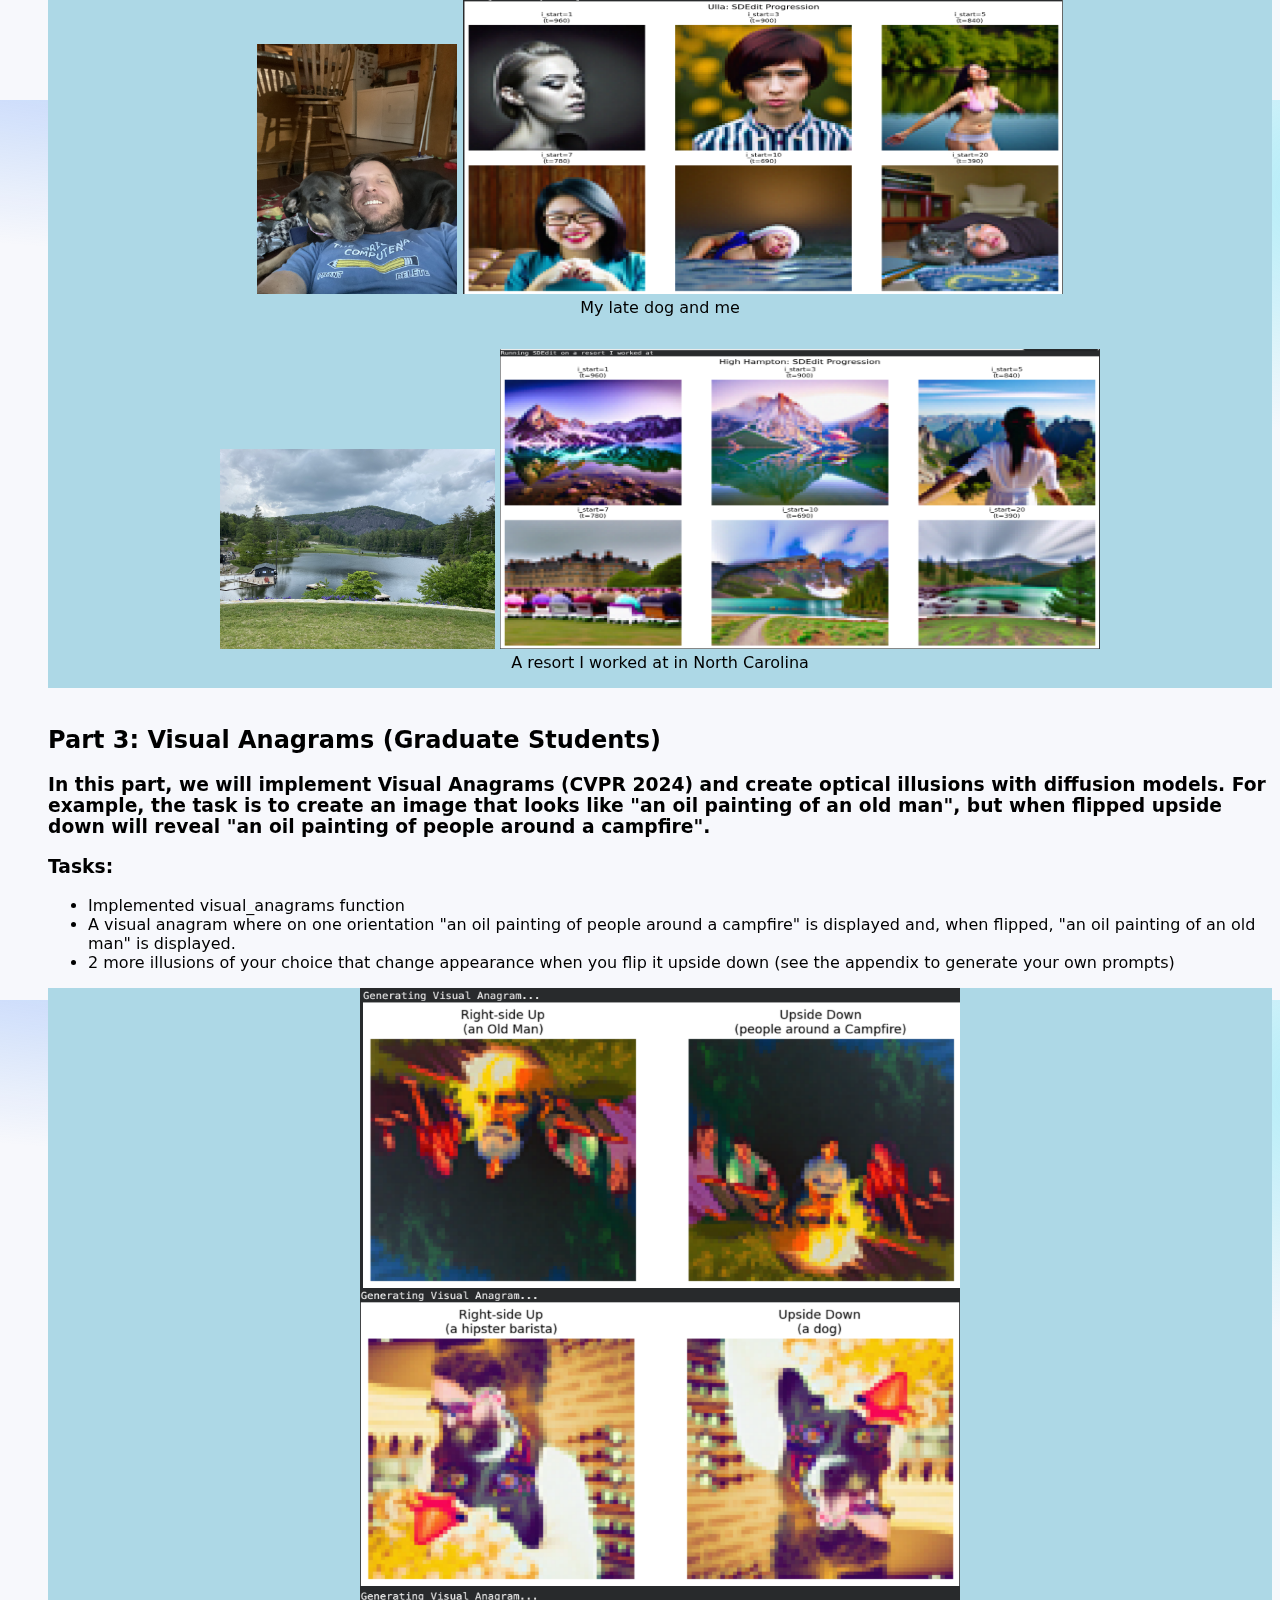
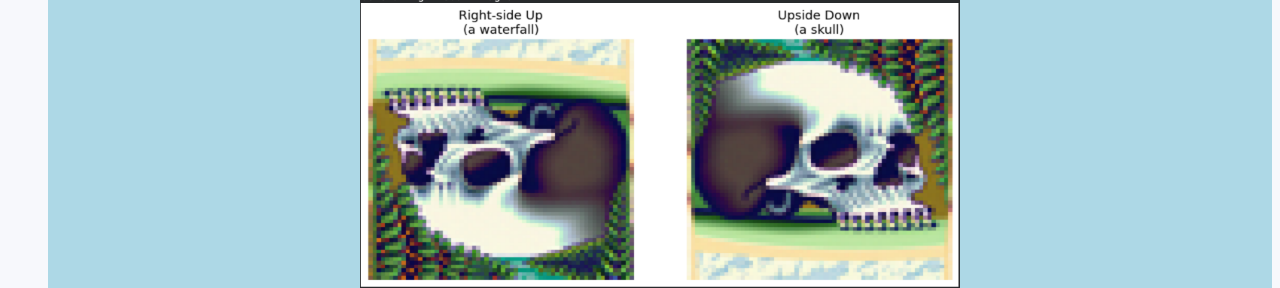
<file: 4/index.html>
<!DOCTYPE html>
<html lang="en">
<head>
    <meta charset="UTF-8">
    <meta name="viewport" content="width=device-width, initial-scale=1.0">
    <meta author="Joey Carlisle">
    <title>CS 581: Project 4</title>
    <link rel="icon" href="img/eye.png">
    <link rel="stylesheet" type="text/css" href="../styles.css" />
</head>
<body>
    <header>
        <a class="inline" href="../index.html">&lt- Back Home</a>
        <br>
        <nav>
            <h1>CS 581: Project 4 - Diffusion Models</h1>
        </nav>
        <h2 class="tab">Objective:</h2>
        <h3 class="tab">
            The goal of this project is to help you build a practical understanding of diffusion models, from the forward noising process to iterative denoising and sampling. 
        </h3>
        <ul>
            <li class="tab">In Part 0, Setup.</li>
            <li class="tab">In Part 1, you will implement the forward diffusion process and experiment with both traditional denoising (Gaussian filtering) and a pre-trained diffusion model to understand how noise is added and removed. </li>
            <li class="tab">In Part 2, you will work with a pre-trained diffusion model to perform sampling, explore classifier-free guidance, and apply the model to a creative task. </li>
            <li class="tab">In Part 3, (graduate students only), you will explore a recent research paper on visual anagrams (CVPR 2024) and generate multi-view optical illusions using diffusion models. </li>
            <li class="tab">In Part 4, (optional, extra credit 33%), you will train your own denoising U-Net on MNIST and implement a full DDPM pipeline. </li>
        </ul>
    </header>
    <main>
        <div class="tab">
            <h2>Part 0: Setup </h2>
            <h3>The DeepFloyd IF diffusion model is going to be used in this project. DeepFloyd is trained and released by Stability AI. It's first stage generates images with size 64 x 64, the second stage take the outputs of the first stage and produces images with size 256 x 256.</h3>
            <h3>Tasks: Text-to-image sampling with provided prompts</h3>
            <ul>
                <li>For each of the three provided text prompts, generate an image using the DeepFloyd IF model and display both the prompt and the generated result. Briefly comment on the quality of each output and how well it matches the prompt. 
                    Try at least two different values of num_inference_steps and mention anything you observe from changing this parameter.</li>
                <li>Report the random seed you use. You should use the same seed for all parts of the project that involve image generation. </li>
            </ul>
            <div class="images">
                <article class="center">
                    <div >
                        <img src="img/num_inf_20.png" alt="3 ai generated images" width="600" height="125"/>
                    </div>
                    <div>
                        <p>For all the generated images I used 150 as the random seed. The image above was generated using the first stage of the model with a number of inference steps of 20. Due to the size of the images, it is hard to see some of the detail, but you can see the images match the prompts. 
                            The snowy mountain image has one orange point on the mountain that stands out as being off but could possibly be sunlight. The man wearing a hat image looks really good without noticeable mistakes. The rocket ship has a tail behind the flames
                                and the left wing looks solid red where the right is white with a red outline.
                                The 3 following images are the same as above only separated to show more detail. </p>
                    </div>
                    <div >
                        <img src="img/stage1_inf_20_oil.png" alt="oil painting" width="580" height="200"/>
                    </div>
                    <div>
                        <img src="img/stage1_inf_20_hat.png" alt="man wearing a hat" width="300" height="200"/>
                    </div>
                    <div>
                        <img src="img/stage1_inf_20_rocket.png" alt="rocket ship" width="200" height="200"/>
                    </div>
                    <div>
                        <p>The images below were generated using the second stage of the model with a number of inference steps of 20.</p>
                    </div>
                    <div>
                        <img src="img/num_infer_20.png" alt="3 ai generated images" width="600" height="225"/>
                    </div>
                    <div>
                        <p>With the larger size of the images, it is easier to see the details and you can clearly see the images match the prompts. The snowy mountain image has more orange on the mountains as sunlight reflection. 
                            The man wearing a hat image is by far the best in my opinion. The rocket ship has the same issues as the first stage image did. </p>
                    </div>
                    <div>
                        <p>The images below were also generated using the second stage of the model but with a number of inference steps of 100.</p>
                    </div>
                    <div>
                        <img src="img/num_infer_100.png" alt="3 ai generated images" width="600" height="225"/>
                    </div>
                    <div>
                        <p>I was surprised to see the images changed with a higher number of inference steps. I thought it would simply cause the image to be refined more, but I didn't realize they would change completely.  
                            The snowy mountain image feels off with the layer look on the side of the mountain and what looks like the side of a building on the lower left but is a hill behind. The man wearing a hat image again 
                            looks the best of the three to me. The rocket ship has two lines pointing up from the wings making the image seem as if the ship is landing like space-X ships rather than taking off, but the prompt 
                            doesn't say any action only a rocket ship. Both the first and second stages have the ship flying within one would assume earth's atmosphere instead of outer space.</p>
                    </div>
                    <div>
                        <p>The images below were again generated using the second stage of the model with a number of inference steps of 500.</p>
                    </div>
                    <div>
                        <img src="img/num_infer_500.png" alt="3 ai generated images" width="600" height="225"/>
                    </div>
                    <div>
                        <p>To me, I find the last three at inference steps of 500 to the worst. The snowy mountain image seems more cartoonish to me. The man wearing a hat image again has great details around the eyes, but the 
                            teeth area is off making it look like he is wearing a mouthpiece/guard. The rocket ship looks very bad to me. It is very cartoonish with multiple issues with the wings, fuselage, and exhaust. </p>
                    </div>
                </article>
            </div>
            
        </div>
        <br>
        <div class="tab">
            <h2>Part 1: Understanding the Forward & Reverse Processes</h2>
            <h3>1.1 Forward Process (Adding Noise)</h3>
            <h4>The forward process gradually adds Gaussian noise to a clean image according to a predefined noise schedule. Your goal is to implement this process and visualize how the image degrades as noise increases.</h4>
            <h3>Tasks:</h3>
            <ul>
                <li>Implement a function noisy_im = forward(im, t) that takes an image and a timestep and returns the noisy version of the image.</li>
                <li>You need to use the list alphas_cumprod variable.</li>
                <li>Apply your function to a test image at t = 250, 500, 750</li>
            </ul>
            <h3>1.2 Traditional Denoising (Gaussian Blur)</h3>
            <h4>Before using a diffusion model to denoise, we will first try a traditional method: Gaussian filtering, which has been implemented in Project 1 - Part 2(d).<br>You will see that while Gaussian filtering 
                can smooth out some noise, it also destroys important image details, especially when the noise level is high.</h4>
            <h3>Tasks:</h3>
            <ul>
                <li>Take the three noisy images from Part 1.1 at timesteps $t = 250, 500, 750$</li>
                <li>For each noisy image, apply Gaussian filtering. Tune the blur parameters (kernel size or sigma) to get your best denoised result for each timestep. </li>
                <li>For t = 250, 500, 750, a figure (or three figures) showing: <br>Top row: noisy images at each timestep. <br>Bottom row: your best Gaussian-denoised images for the same timesteps.</li>
            </ul>
            <div class="images">
                <article class="center">
                    <br>
                    <div>
                        <img src="img/blur_k5_s1.png" alt="Lighthouse" width="600" height="350"/>
                    </div>
                    <div>
                        <p>For the Gaussian filtering I used a kernel size of 5 and a sigma of 1. I found these to be the best denoised results for each timestamp.</p>
                    </div>
                    <br>
                </article>
            </div>
            <h3>1.3 One-Step Denoising (Using a Pretrained UNet)</h3>
            <h4>In this part, you will perform one-step denoising using a pretrained diffusion model (denoising UNet, stage_1.unet) to do denoising. The UNet has been trained on a very large dataset of (x<sub>0</sub>, x<sub>t</sub>)
                 pairs of images, thus, it can be used to recover Gaussian noise from an image. </h4>
            <h3>Tasks:</h3>
            <ul>
                <li>Take the three noisy images from Part 1.1 at timesteps t = 250, 500, 750</li>
                <ul>
                    <li>Use the pretrained UNet, predict the noise and then denoise the imaage using Equation 1.3. </li>
                    <li>Show the original image, the noisy image, and the estimate of the original (clean) image</li>
                </ul>
            </ul>
            <div class="images">
                <article class="center">
                    <br>
                    <div>
                        <img src="img/One_step.png" alt="Lighthouse" width="600" height="600"/>
                    </div>
                </article>
            </div>
            <h3>1.4 Iterative Denoising</h3>
            <h4>In Part 1.3 you saw that a single denoising step can already recover a reasonable image when the noise level is moderate. As we discussed in class, diffusion models are designed to denoise gradually, 
                starting from very noisy images and stepping toward a clean sample. <br>Ideally, we should start with noise $x_{1000}$ at time step T = 1000, denoise for one step to get an estimate of x<sub>999</sub>, 
                and keep doing this untile we get x<sub>0</sub>. This means that we need to run the diffusion model (UNet) 1000 times, which is very slow! <br>In practice, we can speed up by skipping steps, you may get 
                this idea in Part 1.3 where you may find that using smaller T, the denoising result is not bad. <br>To skip steps, we can use a list of timesteps strided_timesteps, which is much shorter than the full list 
                of 1000 timesteps. strided_timesteps[0] will correspond to the noisiest image (and thus the largest t) and strided_timesteps[-1] will correspond to a clean image (and thus t = 0). One option of constructing 
                this list is by introducing a regular stride step (e.g. stride of 30).</h4>
            <h3>Tasks:</h3>
            <p>Using i_start = 10</p>
            <ul>
                <li>Create strided_timesteps: a list of monotonically decreasing timesteps, starting at 990, with a stride of 30, eventually reaching 0. Also initialize the timesteps using the function stage_1.scheduler.set_timesteps(timesteps=strided_timesteps)</li>
                <li>Complete the iterative_denoise function </li>
                <li>Show the noisy image every 5th loop of denoising (it should gradually become less noisy)</li>
                <li>Show the final predicted clean image, using iterative denoising</li>
                <li>Show the predicted clean image using only a single denoising step, as was done in the previous part. This should look much worse.</li>
                <li>Show the predicted clean image using gaussian blurring, as was done in Part 1.2.</li>
            </ul>
            <div class="images">
                <article class="center">
                    <br>
                    <div>
                        <img src="img/noisyImages.png" alt="Lighthouse" width="600" height="300"/>
                    </div>
                    <div>
                        <img src="img/1_4Images.png" alt="Lighthouse" width="600" height="200"/>
                    </div>
                </article>
            </div>
        </div>
        <br>
        <div class="tab">
            <h2>Part 2: Understanding the Forward & Reverse Processes</h2>
            <h3>2.1 Diffusion Model Sampling</h3>
            <h4>In Part 1.4, we use the diffusion model to denoise an image. We can also use iterative_denoise function to generate images from random noise. We can do this by setting i_start = 0 and passing in random noise. This effectively denoises pure noise. </h4>
            <h3>Tasks:</h3>
            <ul>
                <li>Generate images from random noise, and show 5 results of "a high quality photo". Show 5 sampled images.</li>
            </ul>
            <div class="images">
                <article>
                    <div class="center">
                        <img src="img/1_5.png" alt="5 generated images" width="600" height="350"/>
                    </div>
                    <div class="center">
                        <p>Top-left - it looks like lily pads in a pond maybe<br>
                        Top- middle - a childs doll <br>
                        Top-right - a childs valcano assignment<br>
                        Bottom-left - a person in the woods on a winter day<br>
                        Bottom-middle - a skunk curled up maybe</p>
                    </div>
                </article>
            </div>
            <h3>2.2 Classifier Free Guidance</h3>
            <h4>You may have observed that some of the generated images in the last section (Part 2.1) are not very good. In order to improve image quality (may at the cost of image diversity), we can use a technique called Classifier-Free Guidance (CFG). </h4>
            <h3>Tasks:</h3>
            <ul>
                <li>Implement the iterative_denoise_cfg function, identical to the iterative_denoise function but using classifier-free guidance (CFG). To get an unconditional noise estimate, we can just pass an empty prompt embedding to the diffusion model (the model 
                    was trained to predict an unconditional noise estimate when given an empty text prompt).</li>
                <li>Show 5 images of "a high quality photo" with a CFG scale of &gamma; = 7</li>
            </ul>
            <div class="images">
                <article>
                    <div class="center">
                        <img src="img/1_6.png" alt="5 generated images" width="600" height="350"/>
                    </div>
                    <div class="center">
                        <p>These came out a lot better than other ones.<br>
                        Top-left - a girl<br>
                        Top- middle - a pier and sunset<br>
                        Top-right - a guy<br>
                        Bottom-left - a laje and mountains during sunset<br>
                        Bottom-middle - a girl</p>
                    </div>
                </article>
            </div>
            <h3>2.3 Image-to-image Translation</h3>
            <h4>Here, we're going to take the original test image, noise it a little, and force it back onto the image manifold without any conditioning. Effectively, we're going to get an image that is similar to the test image (with a low-enough noise level). This follows the SDEdit algorithm.</h4>
            <h3>Tasks:</h3>
            <ul>
                <li>Edits of the test image, using the given prompt at noise levels [1, 3, 5, 7, 10, 20] with text prompt "a high quality photo"</li>
                <li>Edits of 2 of your own test images, using the same procedure.</li>
            </ul>
            <div class="images">
                <article>
                    <div class="center">
                        <figure>
                            <img src="img/campanile.jpg" alt="Lighthouse" width="200" height="250"/>
                            <img src="img/1_7Lighthouse.png" alt="Lighthouse" width="600" height="300"/>
                            <figcaption>The original lighthouse image</figcaption>
                        </figure>
                        <figure>
                            <img src="img/dog.jpg" alt="A dog and a guy" width="200" height="250">
                            <img src="img/1_7DogAndMe.png" alt="Dog and me" width="600" height="300"/>
                            <figcaption>My late dog and me</figcaption>
                        </figure>
                        <figure>
                            <img src="img/resort.jpg" alt="High Hampton resort" width="275" height="200">
                            <img src="img/1_7Resort.png" alt="Resort" width="600" height="300"/>
                            <figcaption>A resort I worked at in North Carolina</figcaption>
                        </figure>
                    </div>
                </article>
            </div>
        </div>
        <br>
        <div class="tab">
            <h2>Part 3: Visual Anagrams (Graduate Students)</h2>
            <h3>In this part, we will implement Visual Anagrams (CVPR 2024) and create optical illusions with diffusion models. For example, the task is to create an image that looks like "an oil painting of an old man", but when flipped upside down will reveal "an oil painting of people around a campfire".</h3>
            <h3>Tasks:</h3>
            <ul>
                <li>Implemented visual_anagrams function</li>
                <li>A visual anagram where on one orientation "an oil painting of people around a campfire" is displayed and, when flipped, "an oil painting of an old man" is displayed. </li>
                <li>2 more illusions of your choice that change appearance when you flip it upside down (see the appendix to generate your own prompts) </li>
            </ul>
            <div class="images">
                <article>
                    <div class="center">
                        <img src="img/part3OldMan.png" alt="An old man, flipped to a campfire" width="600" height="300"/>
                    </div>
                    <div class="center">
                        <img src="img/part3Barista.png" alt="Barista flipped to a dog" width="600" height="300"/>
                    </div>
                    <div class="center">
                        <img src="img/part3Skull.png" alt="waterfall flipped to a skull" width="600" height="300"/>
                    </div>
                </article>
            </div>  
        </div>
    </main>
</body>
</html>
</file>
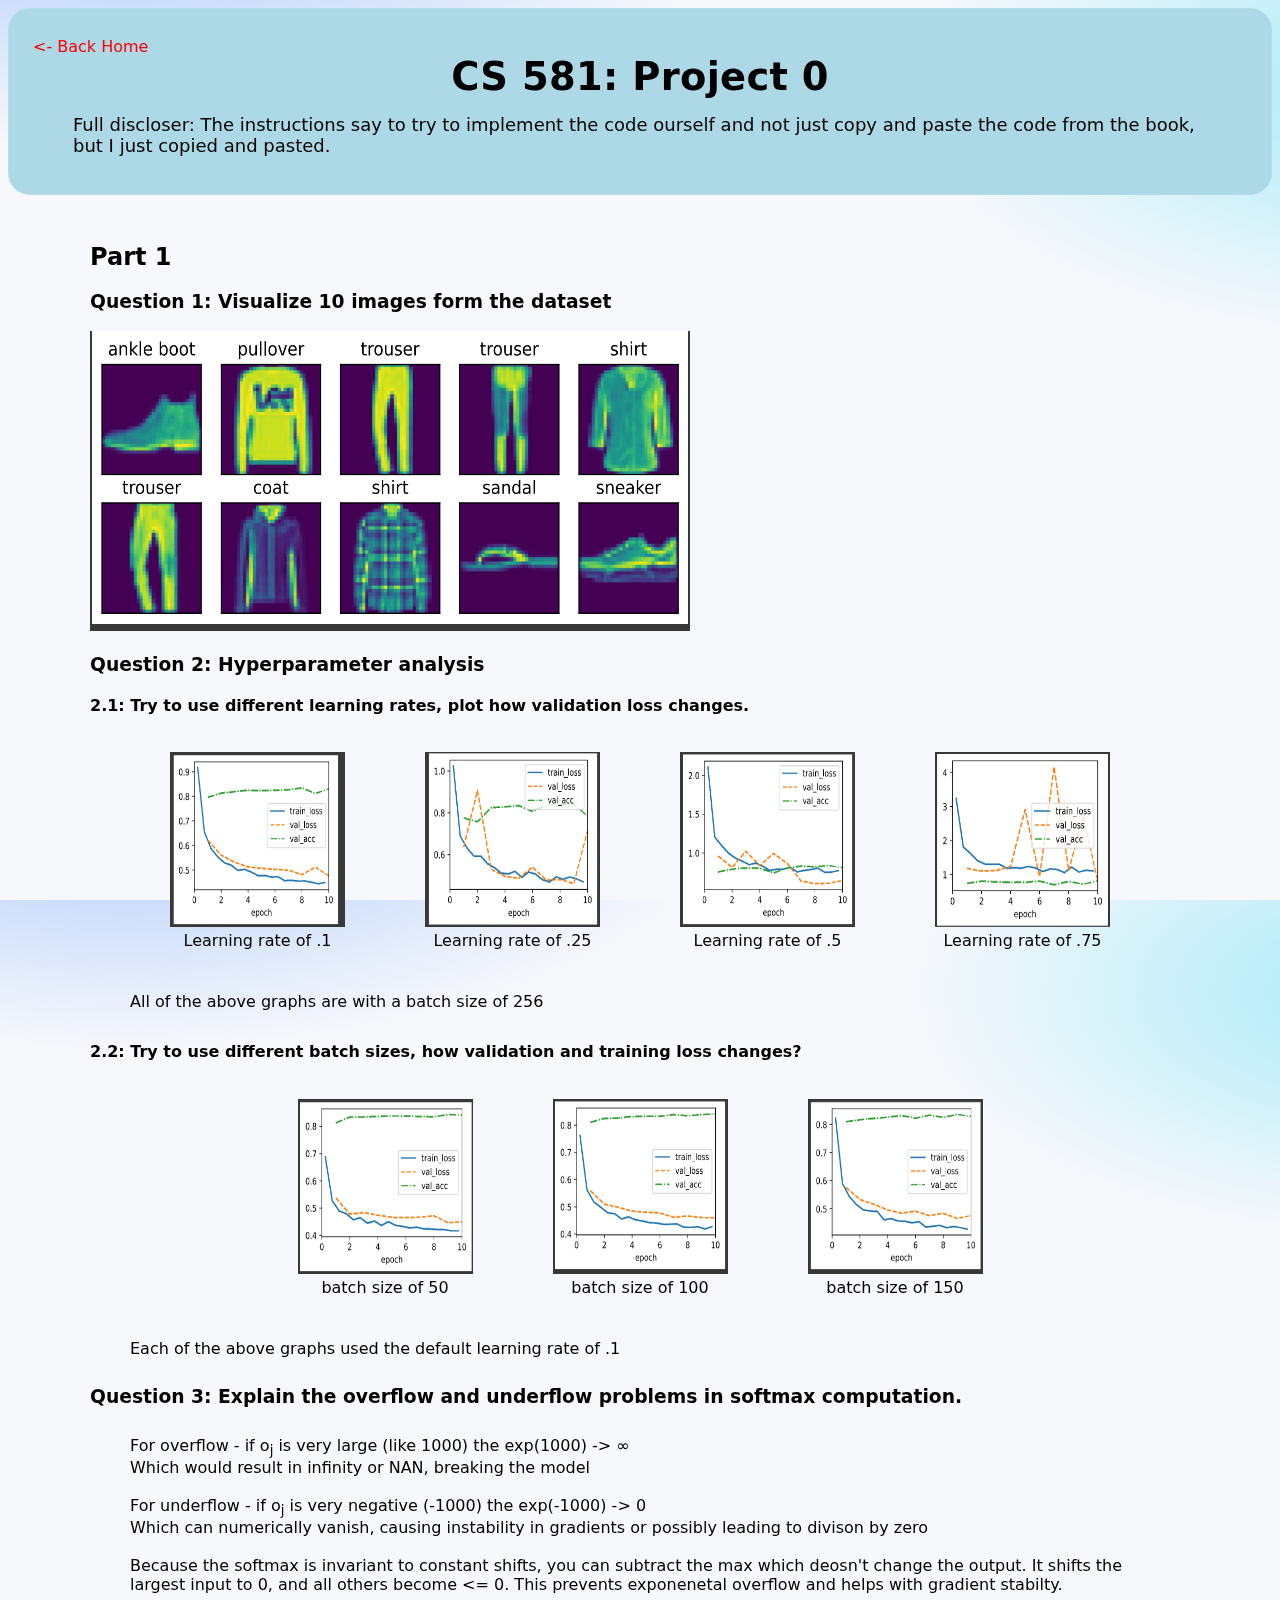
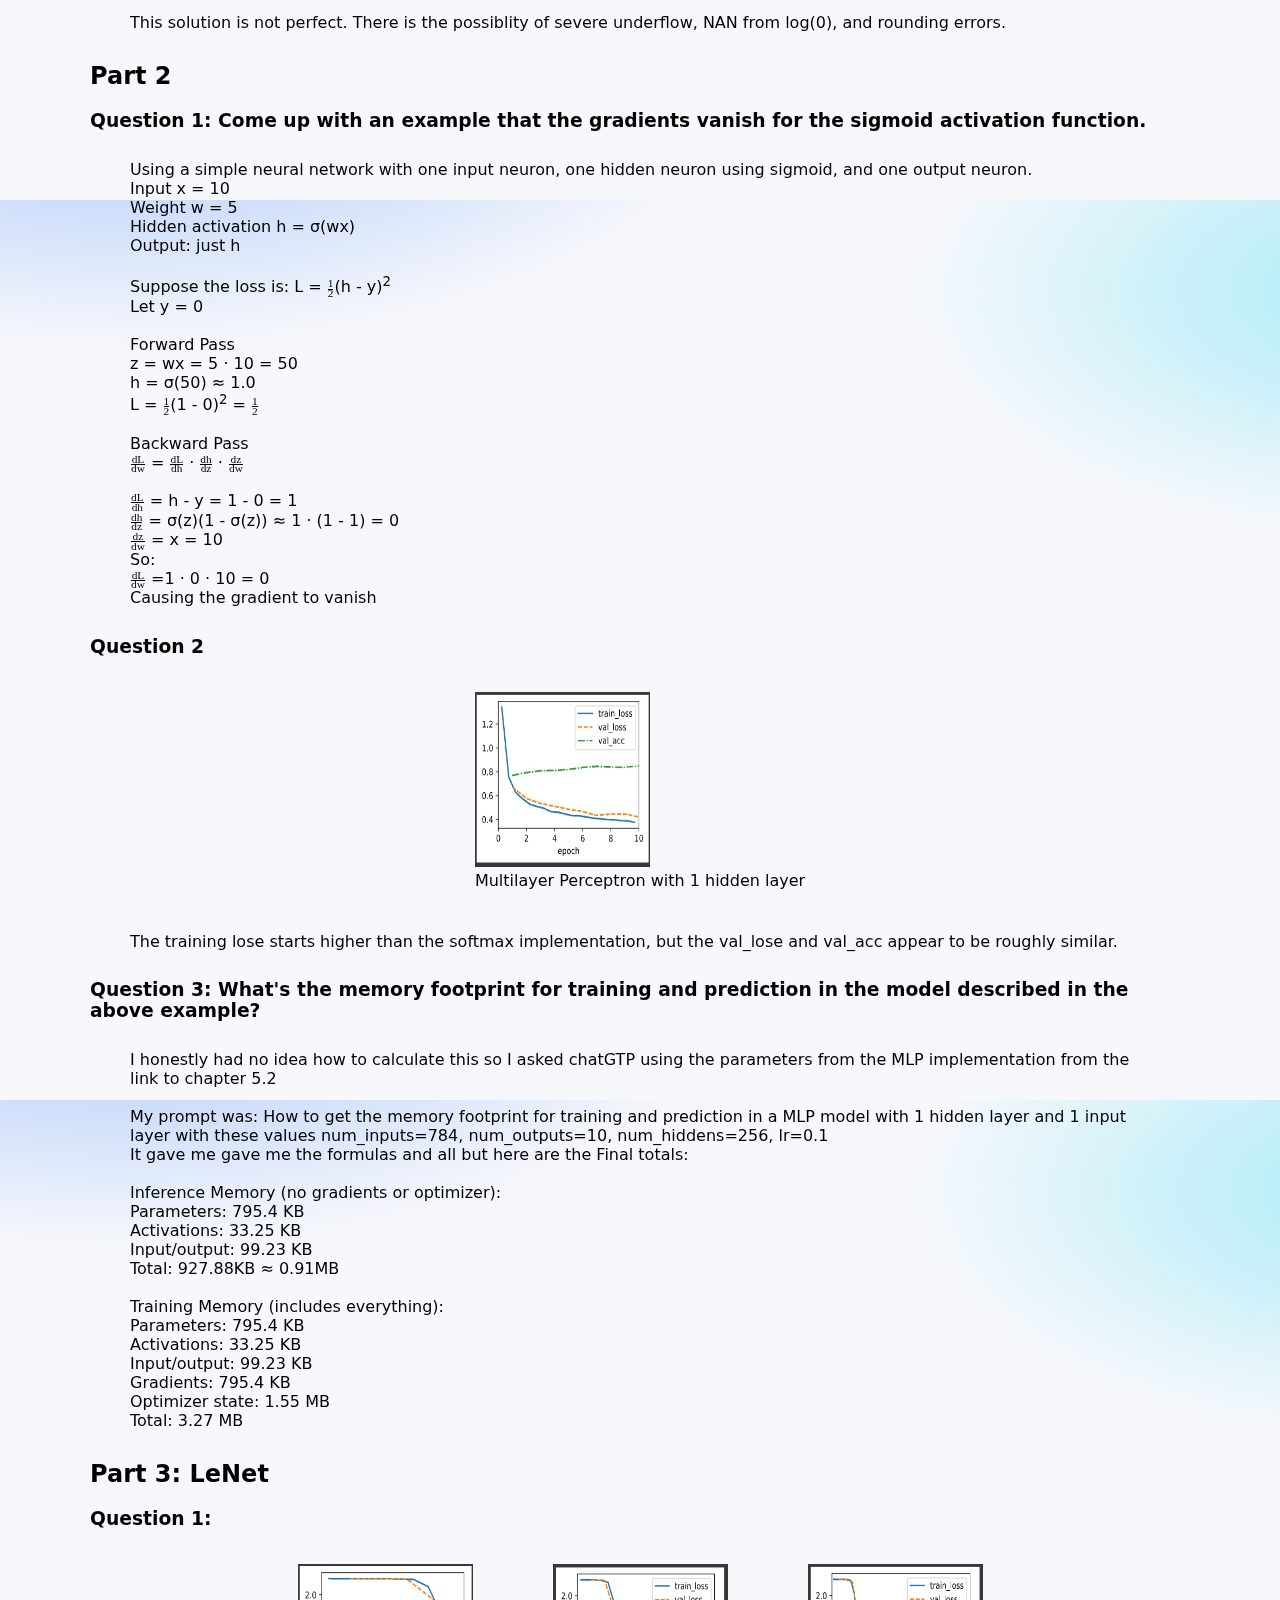
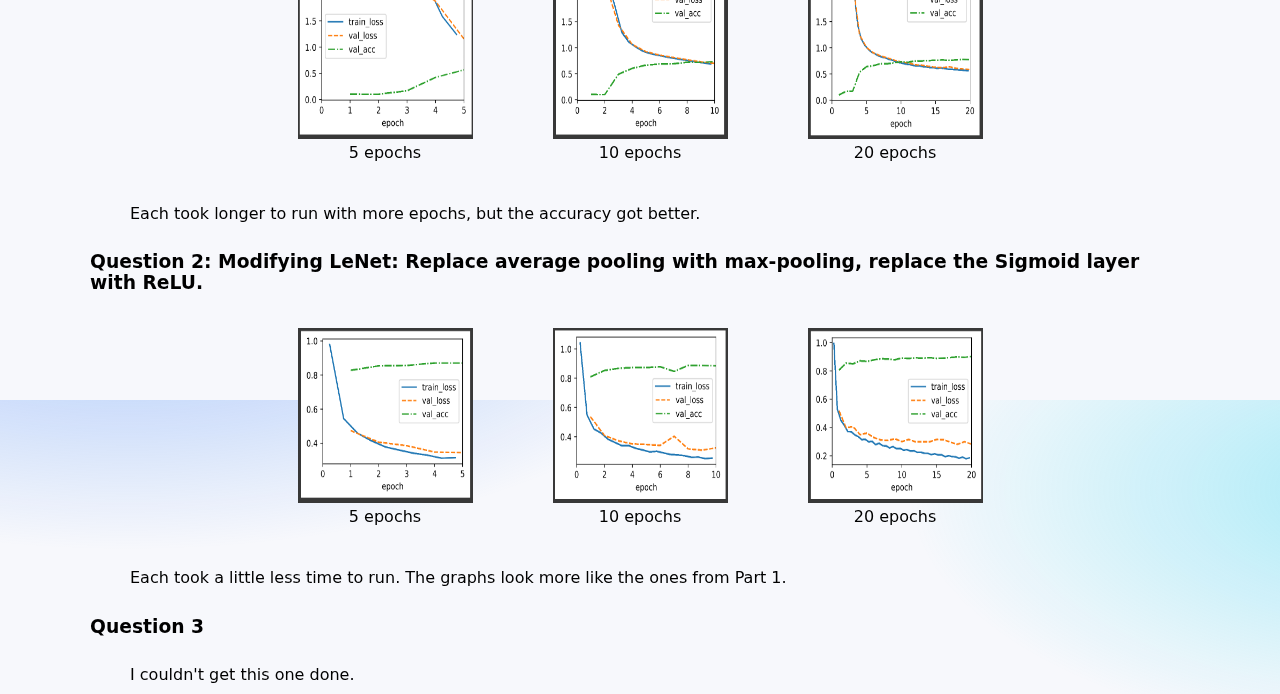
<file: ComputerVision/0/index.html>
<!DOCTYPE html>
<html lang="en">
<head>
    <meta charset="UTF-8">
    <meta name="viewport" content="width=device-width, initial-scale=1.0">
    <meta author="Joey Carlisle">
    <title>CS 581: Project 0</title>
    <link rel="icon" href="img/eye.png">
    <link rel="stylesheet" type="text/css" href="../../styles.css" />
</head>
<body>
    <header>
        <a class="inline" href="../index.html">&lt- Back Home</a>
        <h1>CS 581: Project 0</h1>
        <p> Full discloser: The instructions say to try to implement the code ourself and not just copy and paste the code from the book, but I just copied and pasted. </p>
    </header>
    <main>
        <div class="wrap">
            <div>
                <h2>Part 1</h2>
                <h3>Question 1: Visualize 10 images form the dataset</h3>
                <img src="img/visual.png" alt="10 clothing images with labels" width="600" height="300"/>
                <h3>Question 2: Hyperparameter analysis</h3>
                <h4>2.1: Try to use different learning rates, plot how validation loss changes. </h4>
                <article class="results">
                    <figure>
                        <img src="img/lr1.png" alt="graph" width="175" height="175"/>
                        <figcaption>Learning rate of .1</figcaption>
                    </figure>
                    <figure>
                        <img src="img/lr25.png" alt="graph" width="175" height="175"/>
                        <figcaption>Learning rate of .25</figcaption>
                    </figure>
                    <figure>
                        <img src="img/lr5.png" alt="graph" width="175" height="175"/>
                        <figcaption>Learning rate of .5</figcaption>
                    </figure>
                    <figure>
                        <img src="img/lr75.png" alt="graph" width="175" height="175"/>
                        <figcaption>Learning rate of .75</figcaption>
                    </figure>
                </article>
                <p>All of the above graphs are with a batch size of 256</p>
                <h4>2.2: Try to use different batch sizes, how validation and training loss changes?</h4>
                <article class="results">
                    <figure>
                        <img src="img/b50.png" alt="graph" width="175" height="175"/>
                        <figcaption>batch size of 50</figcaption>
                    </figure>
                    <figure>
                        <img src="img/b100.png" alt="graph" width="175" height="175"/>
                        <figcaption>batch size of 100</figcaption>
                    </figure>
                    <figure>
                        <img src="img/b150.png" alt="graph" width="175" height="175"/>
                        <figcaption>batch size of 150</figcaption>
                    </figure>
                </article>
                <p>Each of the above graphs used the default learning rate of .1</p>
                <h3>Question 3: Explain the overflow and underflow problems in softmax computation.</h3>
                <p>For overflow - if o<sub>j</sub> is very large (like 1000) the exp(1000) -> &infin; <br>
                    Which would result in infinity or NAN, breaking the model <br>
                    <br>
                    For underflow - if o<sub>j</sub> is very negative (-1000) the exp(-1000) -> 0 <br>
                    Which can numerically vanish, causing instability in gradients or possibly leading to divison by zero <br>
                    <br>
                    Because the softmax is invariant to constant shifts, you can subtract the max which deosn't change the output. It shifts the largest input to 0, and all others become <= 0. This prevents exponenetal overflow and helps with gradient stabilty.<br>
                    <br>
                    This solution is not perfect. There is the possiblity of severe underflow, NAN from log(0), and rounding errors.</p>
            </div>
            <div>
                <h2>Part 2</h2>
                <h3>Question 1: Come up with an example that the gradients vanish for the sigmoid activation function.</h3>
                <p>Using a simple neural network with one input neuron, one hidden neuron using sigmoid, and one output neuron.<br>
                    Input x = 10 <br>
                    Weight w = 5 <br>
                    Hidden activation h = &sigma;(wx) <br>
                    Output: just h <br>
                    <br>
                    Suppose the loss is: L = <math><mfrac><mrow><mi>1</mi></mrow><mrow><mi>2</mi></mrow></mfrac></math>(h - y)<sup>2</sup>
                    <br>
                    Let y = 0 <br>
                    <br>
                    Forward Pass<br>
                    z = wx = 5 &#183; 10 = 50 <br>
                    h = &sigma;(50) &approx; 1.0 <br>
                    L = <math><mfrac><mrow><mi>1</mi></mrow><mrow><mi>2</mi></mrow></mfrac></math>(1 - 0)<sup>2</sup> = <math><mfrac><mrow><mi>1</mi></mrow><mrow><mi>2</mi></mrow></mfrac></math> <br>
                    <br>
                    Backward Pass <br>
                    <math><mfrac><mrow><mi>dL</mi></mrow><mrow><mi>dw</mi></mrow></mfrac></math> = <math><mfrac><mrow><mi>dL</mi></mrow><mrow><mi>dh</mi></mrow></mfrac></math> &#183; <math><mfrac><mrow><mi>dh</mi></mrow><mrow><mi>dz</mi></mrow></mfrac></math> &#183; <math><mfrac><mrow><mi>dz</mi></mrow><mrow><mi>dw</mi></mrow></mfrac></math> <br>
                    <br>
                    <math><mfrac><mrow><mi>dL</mi></mrow><mrow><mi>dh</mi></mrow></mfrac></math> = h - y = 1 - 0 = 1 <br>
                    <math><mfrac><mrow><mi>dh</mi></mrow><mrow><mi>dz</mi></mrow></mfrac></math> = &sigma;(z)(1 - &sigma;(z)) &approx; 1 &#183; (1 - 1) = 0 <br>
                    <math><mfrac><mrow><mi>dz</mi></mrow><mrow><mi>dw</mi></mrow></mfrac></math> = x = 10 <br>
                    So: <br>
                    <math><mfrac><mrow><mi>dL</mi></mrow><mrow><mi>dw</mi></mrow></mfrac></math> =1 &#183; 0 &#183; 10 = 0 <br>
                    Causing the gradient to vanish
                </p>
                <h3>Question 2</h3>
                <article class="results">
                    <figure>
                        <img src="img/mlp.png" alt="graph" width="175" height="175"/>
                        <figcaption>Multilayer Perceptron with 1 hidden layer </figcaption>
                    </figure>
                </article>
                <p>The training lose starts higher than the softmax implementation, but the val_lose and val_acc appear to be roughly similar.</p>
                <h3>Question 3: What's the memory footprint for training and prediction in the model described in the above example?</h3>
                <p>I honestly had no idea how to calculate this so I asked chatGTP using the parameters from the MLP implementation from the link to chapter 5.2 <br>
                    <br>
                    My prompt was: How to get the memory footprint for training and prediction in a MLP model with 1 hidden layer and 1 input layer with these values num_inputs=784, num_outputs=10, num_hiddens=256, lr=0.1 <br>
                    It gave me gave me the formulas and all but here are the Final totals: <br>
                    <br>
                    Inference Memory (no gradients or optimizer):<br>
                    Parameters: 795.4 KB    <br>
                    Activations: 33.25 KB   <br>
                    Input/output: 99.23 KB  <br>
                    Total:  927.88KB &approx; 0.91MB    <br>
                    <br>
                    Training Memory (includes everything): <br>
                    Parameters: 795.4 KB    <br>
                    Activations: 33.25 KB   <br>
                    Input/output: 99.23 KB  <br>
                    Gradients: 795.4 KB     <br>
                    Optimizer state: 1.55 MB    <br>
                    Total:  3.27 MB
                </p>
            </div>
            <div>
                <h2>Part 3: LeNet</h2>
                <h3>Question 1:</h3>
                <article class="results">
                    <figure>
                        <img src="img/e5.png" alt="graph" width="175" height="175"/>
                        <figcaption>5 epochs</figcaption>
                    </figure>
                    <figure>
                        <img src="img/e10.png" alt="graph" width="175" height="175"/>
                        <figcaption>10 epochs</figcaption>
                    </figure>
                    <figure>
                        <img src="img/e20.png" alt="graph" width="175" height="175"/>
                        <figcaption>20 epochs</figcaption>
                    </figure>
                </article>
                <p>Each took longer to run with more epochs, but the accuracy got better.</p>
                <h3>Question 2: Modifying LeNet: Replace average pooling with max-pooling, replace the Sigmoid layer with ReLU. </h3>
                <article class="results">
                    <figure>
                        <img src="img/e5relu.png" alt="graph" width="175" height="175"/>
                        <figcaption>5 epochs</figcaption>
                    </figure>
                    <figure>
                        <img src="img/e10relu.png" alt="graph" width="175" height="175"/>
                        <figcaption>10 epochs</figcaption>
                    </figure>
                    <figure>
                        <img src="img/e20relu.png" alt="graph" width="175" height="175"/>
                        <figcaption>20 epochs</figcaption>
                    </figure>
                </article>
                <p>Each took a little less time to run. The graphs look more like the ones from Part 1.</p>
                <h3>Question 3</h3>
                <p>I couldn't get this one done.</p>
            </div>
        </div>
    </main>
</body>
</html>
</file>
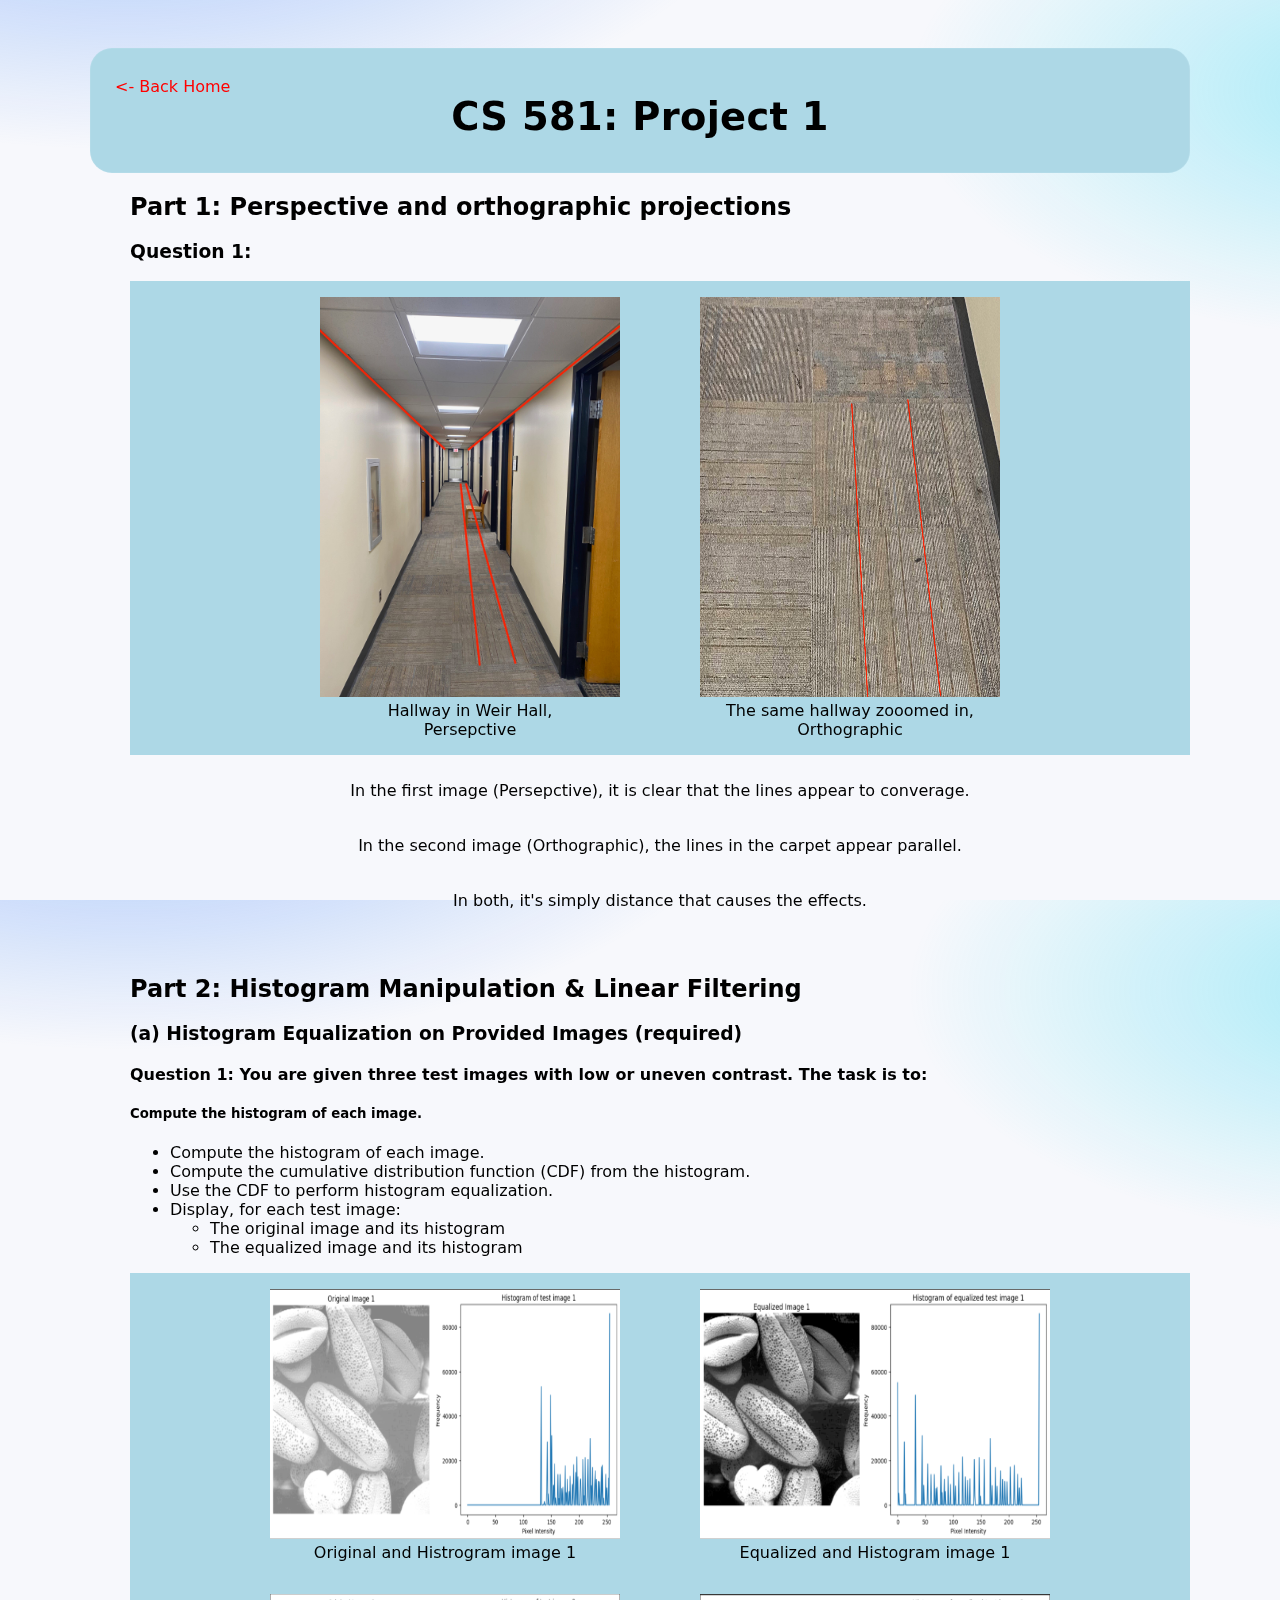
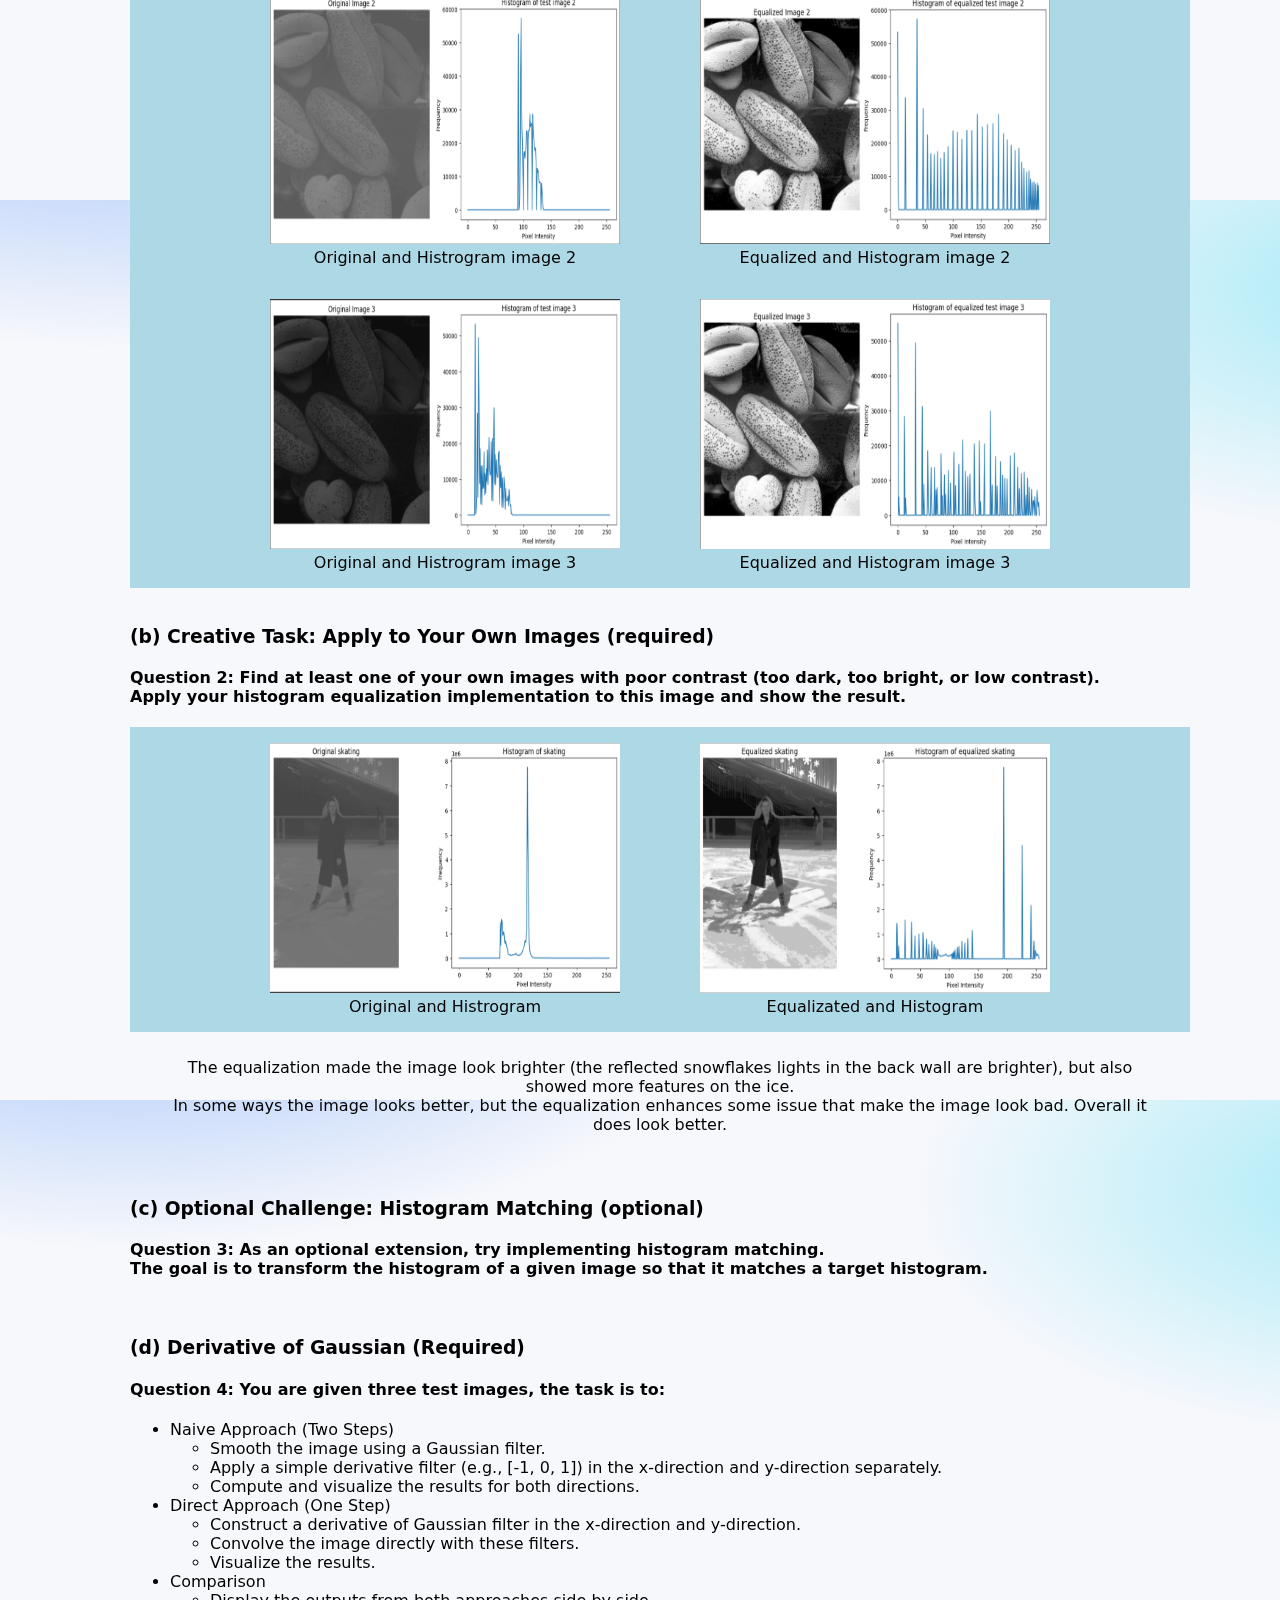
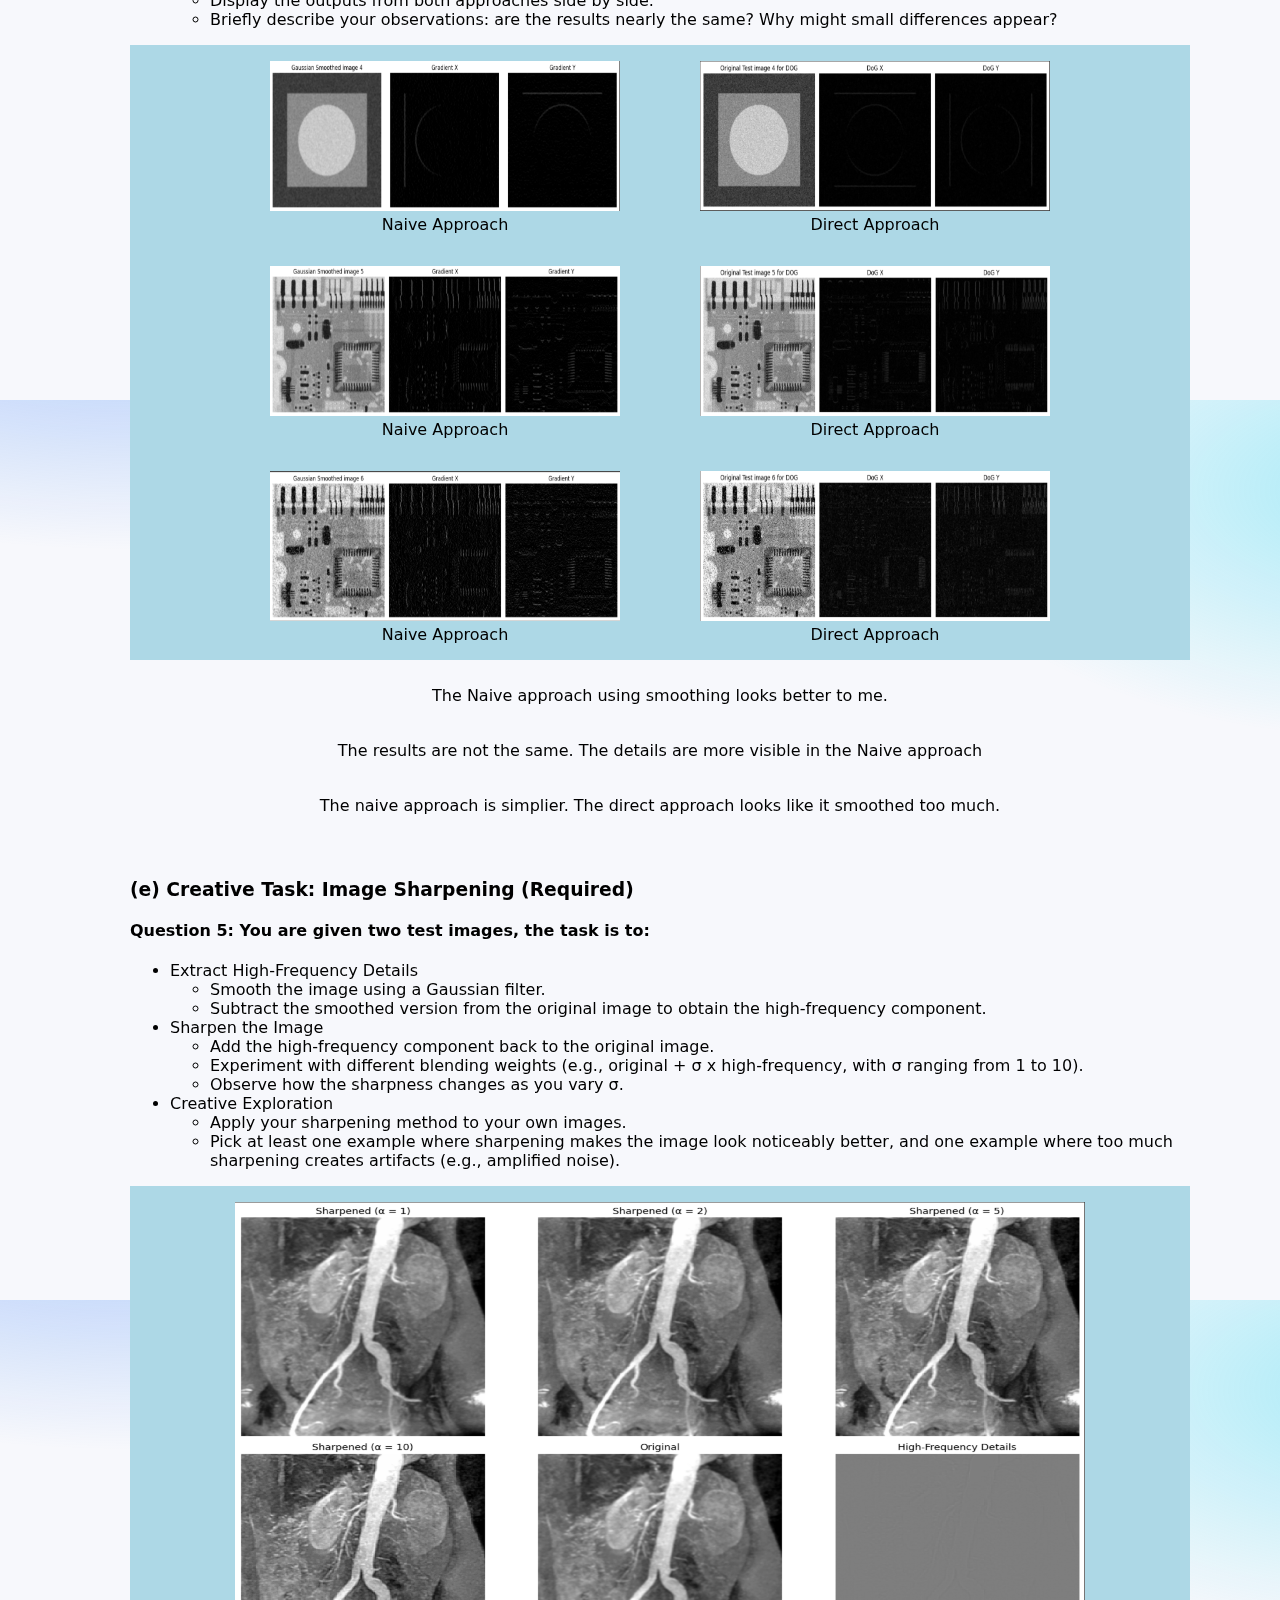
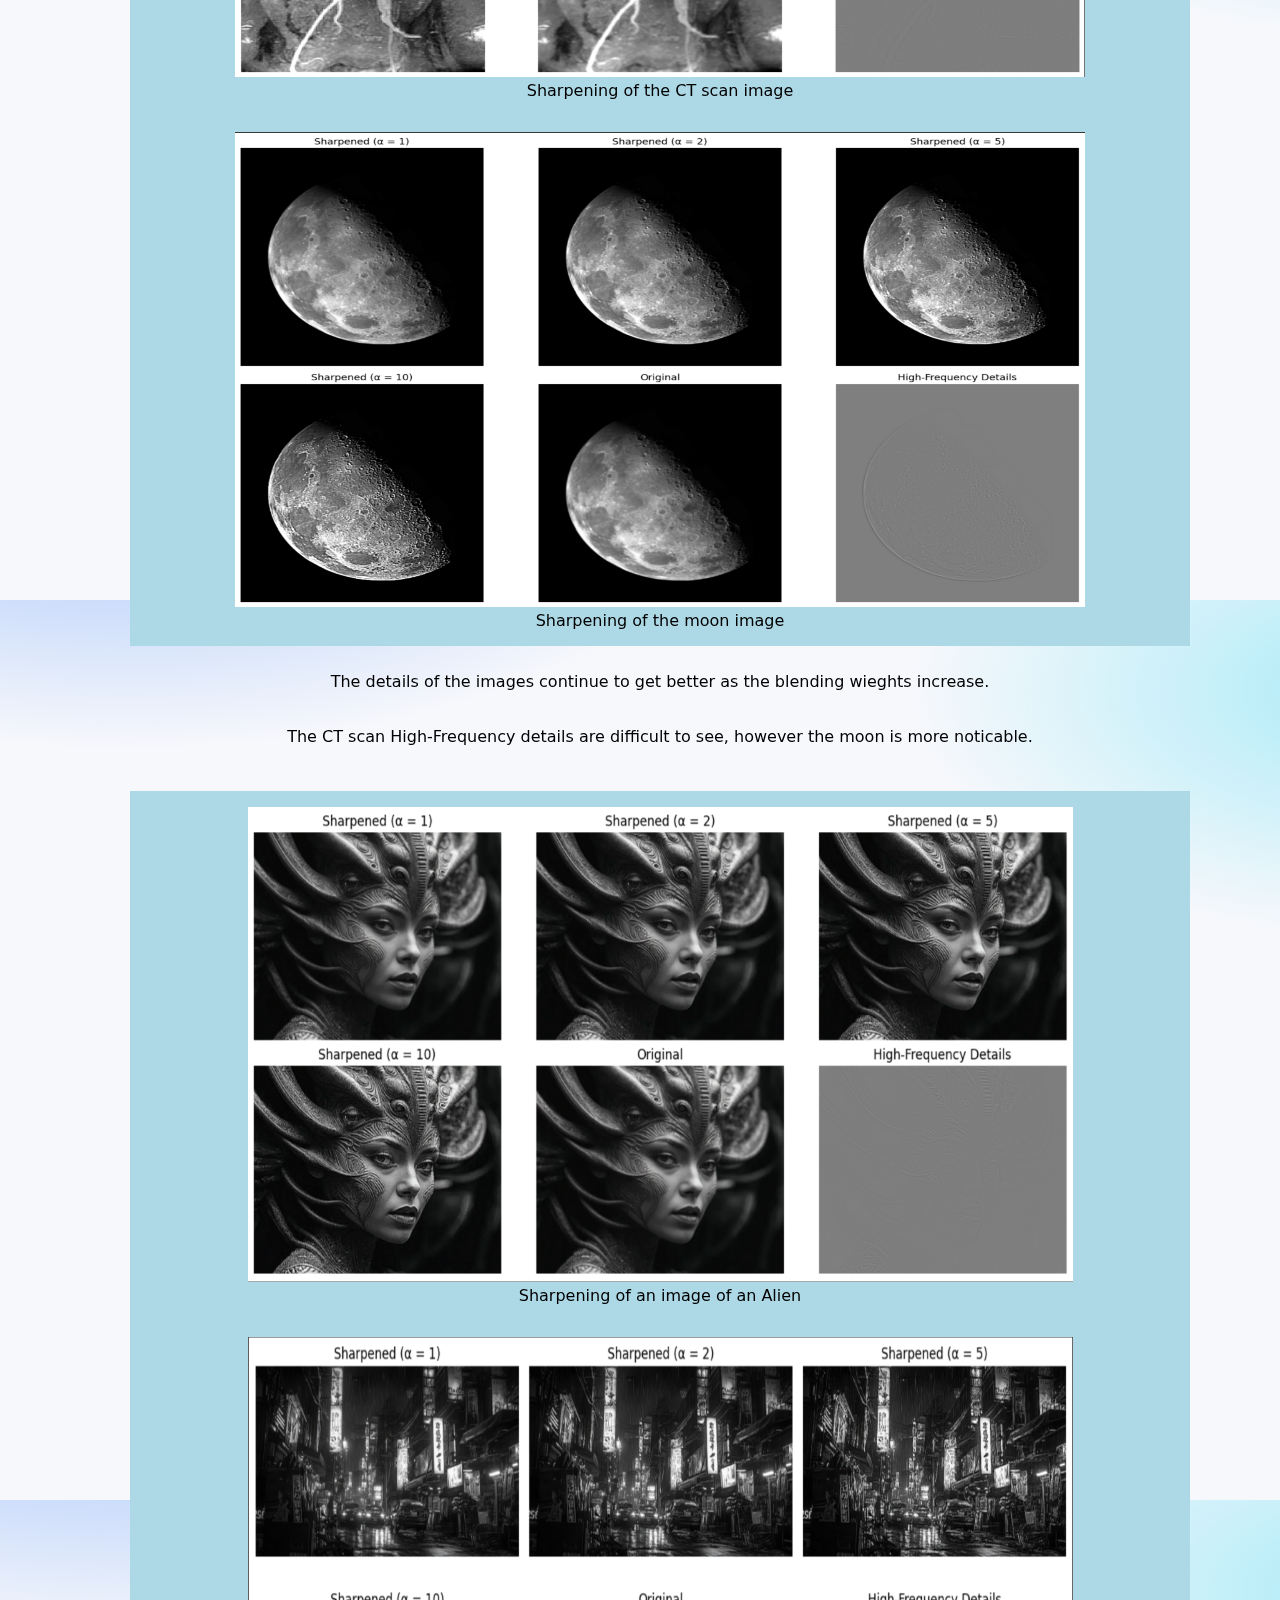
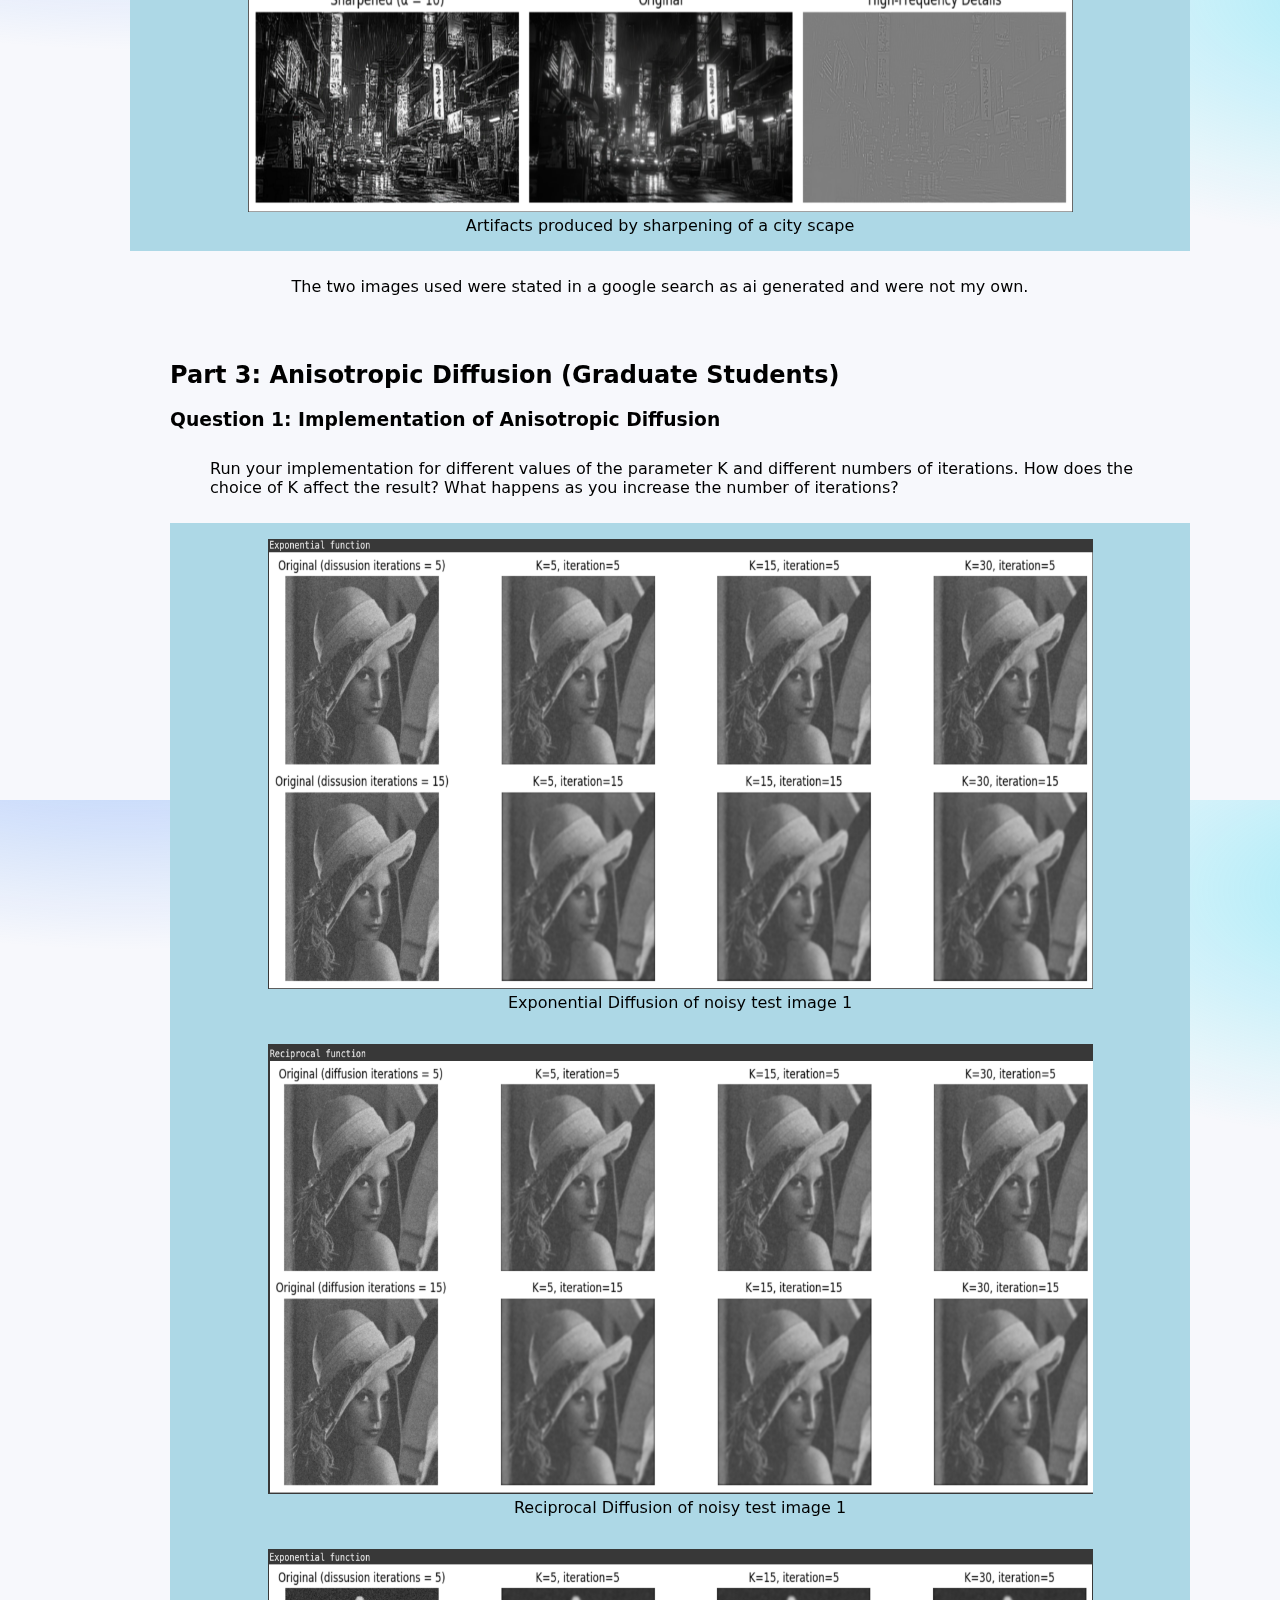
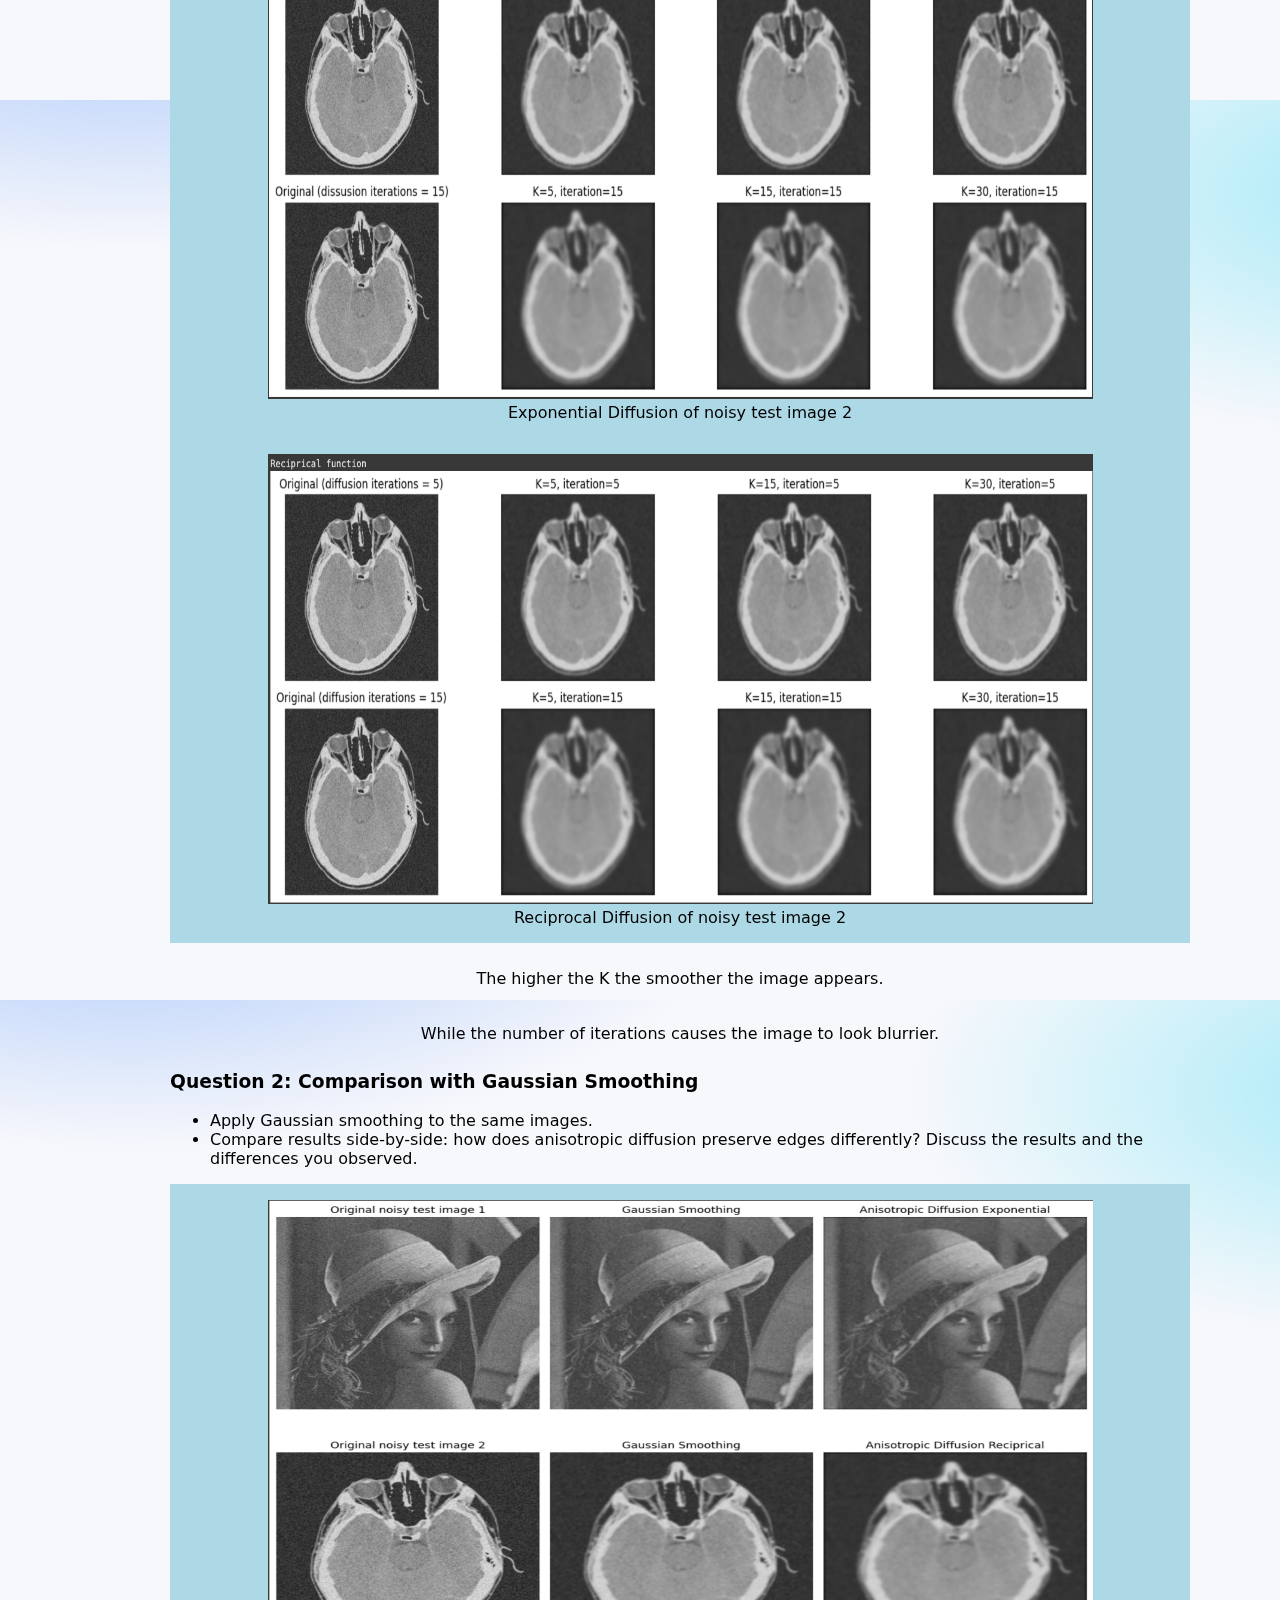
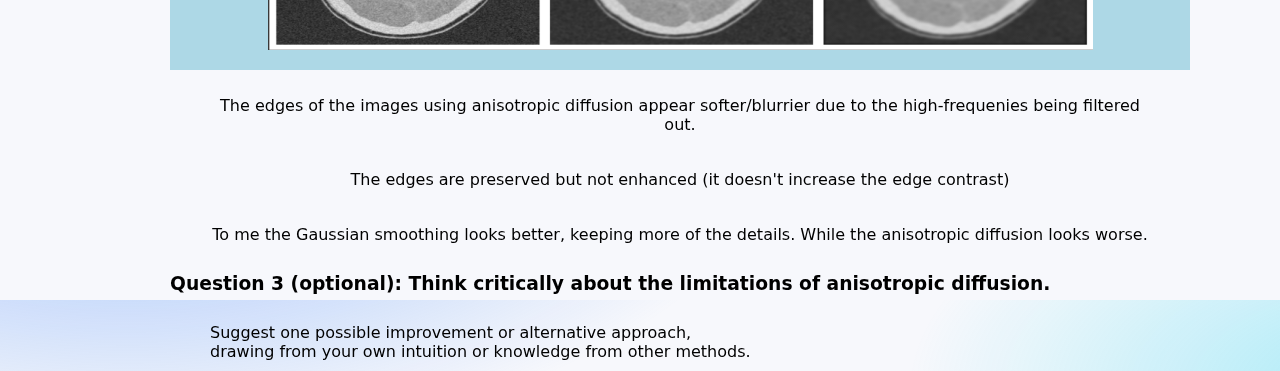
<file: ComputerVision/1/index.html>
<!DOCTYPE html>
<html lang="en">
<head>
    <meta charset="UTF-8">
    <meta name="viewport" content="width=device-width, initial-scale=1.0">
    <meta author="Joey Carlisle">
    <title>CS 581: Project 1</title>
    <link rel="icon" href="img/eye.png">
    <link rel="stylesheet" type="text/css" href="../../styles.css" />
</head>
<body class="wrap">
    <header>
        <a class="inline" href="../index.html">&lt- Back Home</a>
        <nav>
            <h1>CS 581: Project 1</h1>
        </nav>
    </header>
    <main class="report">
        <div class="tab">
            <h2>Part 1: Perspective and orthographic projections</h2>
            <div>
                <h3>Question 1:</h3>
                <div class="images">
                <article class="results">
                    <figure>
                        <img src="img/hall.jpeg" alt="Hallway with lines drawn" width="300" height="400"/>
                        <figcaption>Hallway in Weir Hall,<br>Persepctive</figcaption>
                    </figure>
                    <figure>
                        <img src="img/hallZoomed.jpeg" alt="Zoomed in image of the hallway" width="300" height="400"/>
                        <figcaption>The same hallway zooomed in,<br>Orthographic</figcaption>
                    </figure>
                </article>
                </div>
                <div id="answers">
                <p>In the first image (Persepctive), it is clear that the lines appear to converage.</p>
                <p>In the second image (Orthographic), the lines in the carpet appear parallel.</p>
                <p>In both, it's simply distance that causes the effects.</p>
                </div>
            </div>
        </div>
        <br>
        <div class="tab">
            <h2>Part 2: Histogram Manipulation & Linear Filtering</h2>
            <div>
                <h3>(a) Histogram Equalization on Provided Images (required)</h3>
                <h4>Question 1: You are given three test images with low or uneven contrast. The task is to:</h4>
                <h5>Compute the histogram of each image.</h5>
                <ul>
                    <li>Compute the histogram of each image.</li>
                    <li>Compute the cumulative distribution function (CDF) from the histogram.</li>
                    <li>Use the CDF to perform histogram equalization.</li>
                    <li>Display, for each test image:</li>
                    <ul>
                        <li>The original image and its histogram</li>
                        <li>The equalized image and its histogram</li>
                    </ul>
                </ul>
            <div class="images">
                <article class="results">
                    <figure>
                        <img class="hist" src="img/image1hist.png" alt="Histrogram" width="350" height="250"/>
                        <figcaption>Original and Histrogram image 1</figcaption>
                    </figure>
                    <figure>
                        <img src="img/image1eq.png" alt="CDF" width="350" height="250"/>
                        <figcaption>Equalized and Histogram image 1</figcaption>
                    </figure>
                </article>
                <article class="results">
                    <figure>
                        <img src="img/image2hist.png" alt="Histrogram" width="350" height="250"/>
                        <figcaption>Original and Histrogram image 2</figcaption>
                    </figure>
                    <figure>
                        <img src="img/image2eq.png" alt="CDF" width="350" height="250"/>
                        <figcaption>Equalized and Histogram image 2</figcaption>
                    </figure>
                </article>
                <article class="results">
                    <figure>
                        <img src="img/image3hist.png" alt="Histrogram" width="350" height="250"/>
                        <figcaption>Original and Histrogram image 3</figcaption>
                    </figure>
                    <figure>
                        <img src="img/image3eq.png" alt="CDF" width="350" height="250"/>
                        <figcaption>Equalized and Histogram image 3</figcaption>
                    </figure>
                </article>
            </div>
            <br>
            <h3>(b) Creative Task: Apply to Your Own Images (required)</h3>
            <h4>Question 2: Find at least one of your own images with poor contrast (too dark, too bright, or low contrast).<br>Apply your histogram equalization implementation to this image and show the result.</h4>
            <div class="images">
                <article class="results">
                    <figure>
                        <img src="img/skateHist.png" alt="Girl Skating" width="350" height="250"/>
                        <figcaption>Original and Histrogram</figcaption>
                    </figure>
                    <figure>
                        <img src="img/skateEQ.png" alt="Girl Skating" width="350" height="250"/>
                        <figcaption>Equalizated and Histogram</figcaption>
                    </figure>
                </article>
            </div>
            <div id="answers">
                <p>The equalization made the image look brighter (the reflected snowflakes lights in the back wall are brighter), but also showed more features on the ice. <br>
                In some ways the image looks better, but the equalization enhances some issue that make the image look bad. Overall it does look better.</p>
            </div>
            <br>
            <h3>(c) Optional Challenge: Histogram Matching (optional)</h3>
            <h4>Question 3: As an optional extension, try implementing histogram matching.<br>The goal is to transform the histogram of a given image so that it matches a target histogram.</h4>
            <br>
            <h3>(d) Derivative of Gaussian (Required)</h3>
            <h4>Question 4: You are given three test images, the task is to: </h4>
            <ul>
                <li>Naive Approach (Two Steps)</li>
                    <ul>
                        <li>Smooth the image using a Gaussian filter.</li>
                        <li>Apply a simple derivative filter (e.g., [-1, 0, 1]) in the x-direction and y-direction separately.</li>
                        <li>Compute and visualize the results for both directions.</li>
                    </ul>
                <li>Direct Approach (One Step)</li>
                    <ul>
                        <li>Construct a derivative of Gaussian filter in the x-direction and y-direction.</li>
                        <li>Convolve the image directly with these filters.</li>
                        <li>Visualize the results.</li>
                    </ul>
                <li>Comparison</li>
                    <ul>
                        <li>Display the outputs from both approaches side by side.</li>
                        <li>Briefly describe your observations: are the results nearly the same? Why might small differences appear?</li>
                    </ul>
            </ul>
            <div class="images">
                <article class="results">
                    <figure>
                        <img src="img/image4Naive.png" alt="Gaussian image" width="350" height="150"/>
                        <figcaption>Naive Approach</figcaption>
                    </figure>
                    <figure>
                        <img src="img/image4Direct.png" alt="Gaussian image" width="350" height="150"/>
                        <figcaption>Direct Approach</figcaption>
                    </figure>
                </article>
                <article class="results">
                    <figure>
                        <img src="img/image5Naive.png" alt="Gaussian image" width="350" height="150"/>
                        <figcaption>Naive Approach</figcaption>
                    </figure>
                    <figure>
                        <img src="img/image5Direct.png" alt="Gaussian image" width="350" height="150"/>
                        <figcaption>Direct Approach</figcaption>
                    </figure>
                </article>
                <article class="results">
                    <figure>
                        <img src="img/image6Naive.png" alt="Gaussian image" width="350" height="150"/>
                        <figcaption>Naive Approach</figcaption>
                </figure>
                    <figure>
                        <img src="img/image6Direct.png" alt="Gaussian image" width="350" height="150"/>
                        <figcaption>Direct Approach</figcaption>
                    </figure>
                </article>
            </div>
                <div id="answers">
                    <p>The Naive approach using smoothing looks better to me.</p>
                    <p>The results are not the same. The details are more visible in the Naive approach</p>
                    <p>The naive approach is simplier. The direct approach looks like it smoothed too much.</p>
                </div>
            <br>
            <h3>(e) Creative Task: Image Sharpening (Required)</h3>
            <h4>Question 5: You are given two test images, the task is to: </h4>
            <ul>
                <li>Extract High-Frequency Details</li>
                    <ul>
                        <li>Smooth the image using a Gaussian filter.</li>
                        <li>Subtract the smoothed version from the original image to obtain the high-frequency component.</li>
                    </ul>
                <li>Sharpen the Image</li>
                    <ul>
                        <li>Add the high-frequency component back to the original image.</li>
                        <li>Experiment with different blending weights (e.g., original + &sigma; x high-frequency, with &sigma; ranging from 1 to 10).</li>
                        <li>Observe how the sharpness changes as you vary &sigma;.</li>
                    </ul>
                <li>Creative Exploration</li>
                    <ul>
                        <li>Apply your sharpening method to your own images.</li>
                        <li>Pick at least one example where sharpening makes the image look noticeably better, and one example where too much sharpening creates artifacts (e.g., amplified noise).</li>
                    </ul>
            </ul>
            <div class="images">
                <article class="results">
                    <figure>
                        <img src="img/ctSharpening.png" alt="CT scan of a heart" width="850" height="475"/>
                        <figcaption>Sharpening of the CT scan image</figcaption>
                    </figure>
                </article>
                <article class="results">
                    <figure>
                        <img src="img/moonSharpening.png" alt="The moon" width="850" height="475"/>
                        <figcaption>Sharpening of the moon image</figcaption>
                    </figure>
                </article>
            </div>
            <div id="answers">
                <p>The details of the images continue to get better as the blending wieghts increase.</p>
                <p>The CT scan High-Frequency details are difficult to see, however the moon is more noticable.</p>
            </div>
            <br>
            <div class="images">
                <article class="results">
                    <figure>
                        <img src="img/alienSharpening.png" alt="Alien" width="825" height="475"/>
                        <figcaption>Sharpening of an image of an Alien</figcaption>
                    </figure>
                </article>
                <article class="results">
                    <figure>
                        <img src="img/cityArtifacts.png" alt="City scape" width="825" height="475"/>
                        <figcaption>Artifacts produced by sharpening of a city scape</figcaption>
                    </figure>
                </article>
            </div>
            <div id="answers">
                <p>The two images used were stated in a google search as ai generated and were not my own.</p>
            </div>
        </div>
        <br>
        <div class="tab">
            <h2>Part 3: Anisotropic Diffusion (Graduate Students)</h2>
            <div class="parts">
            <h3>Question 1: Implementation of Anisotropic Diffusion</h3>
            <p>Run your implementation for different values of the parameter &#922; and different numbers of iterations. How does the choice of &#922; affect the result? What happens as you increase the number of iterations?</p>
            <div class="images">
                <article class="results">
                    <figure>
                        <img src="img/expo1.png" alt="Woman with a feather hat" width="825" height="450"/>
                        <figcaption>Exponential Diffusion of noisy test image 1</figcaption>
                    </figure>
                </article>
                <article class="results">
                    <figure>
                        <img src="img/recip1.png" alt="Woman with a feather hat" width="825" height="450"/>
                        <figcaption>Reciprocal Diffusion of noisy test image 1</figcaption>
                    </figure>
                </article>
            </div>
            <div class="images">
                <article class="results">
                    <figure>
                        <img src="img/expo2.png" alt="MRI slice of a brain" width="825" height="450"/>
                        <figcaption>Exponential Diffusion of noisy test image 2</figcaption>
                    </figure>
                </article>
                <article class="results">
                    <figure>
                        <img src="img/recip2.png" alt="MRI slice of a brain" width="825" height="450"/>
                        <figcaption>Reciprocal Diffusion of noisy test image 2</figcaption>
                    </figure>
                </article>
            </div>
            <div id="answers">
                <p>The higher the &#922; the smoother the image appears.</p>
                <p>While the number of iterations causes the image to look blurrier.</p>
            </div>
            <h3>Question 2: Comparison with Gaussian Smoothing</h3>
            <ul>
                <li>Apply Gaussian smoothing to the same images.</li>
                <li>Compare results side-by-side: how does anisotropic diffusion preserve edges differently? Discuss the results and the differences you observed.</li>
            </ul>
            <div class="images">
                <article class="results">
                    <figure>
                        <img src="img/comparison.png" alt="Woman in a hat with a feather and MRI slice of a brain" width="825" height="450"/>
                        <figcaption></figcaption>
                    </figure>
                </article>
            </div>
            <div id="answers">
                <p>The edges of the images using anisotropic diffusion appear softer/blurrier due to the high-frequenies being filtered out.</p>
                <p>The edges are preserved but not enhanced (it doesn't increase the edge contrast)</p>
                <p>To me the Gaussian smoothing looks better, keeping more of the details. While the anisotropic diffusion looks worse.</p>
            </div>
            <h3>Question 3 (optional): Think critically about the limitations of anisotropic diffusion.</h3>
                <p>Suggest one possible improvement or alternative approach,<br>drawing from your own intuition or knowledge from other methods.</p>
        </div>
    </main>
</body>
</html>
</file>
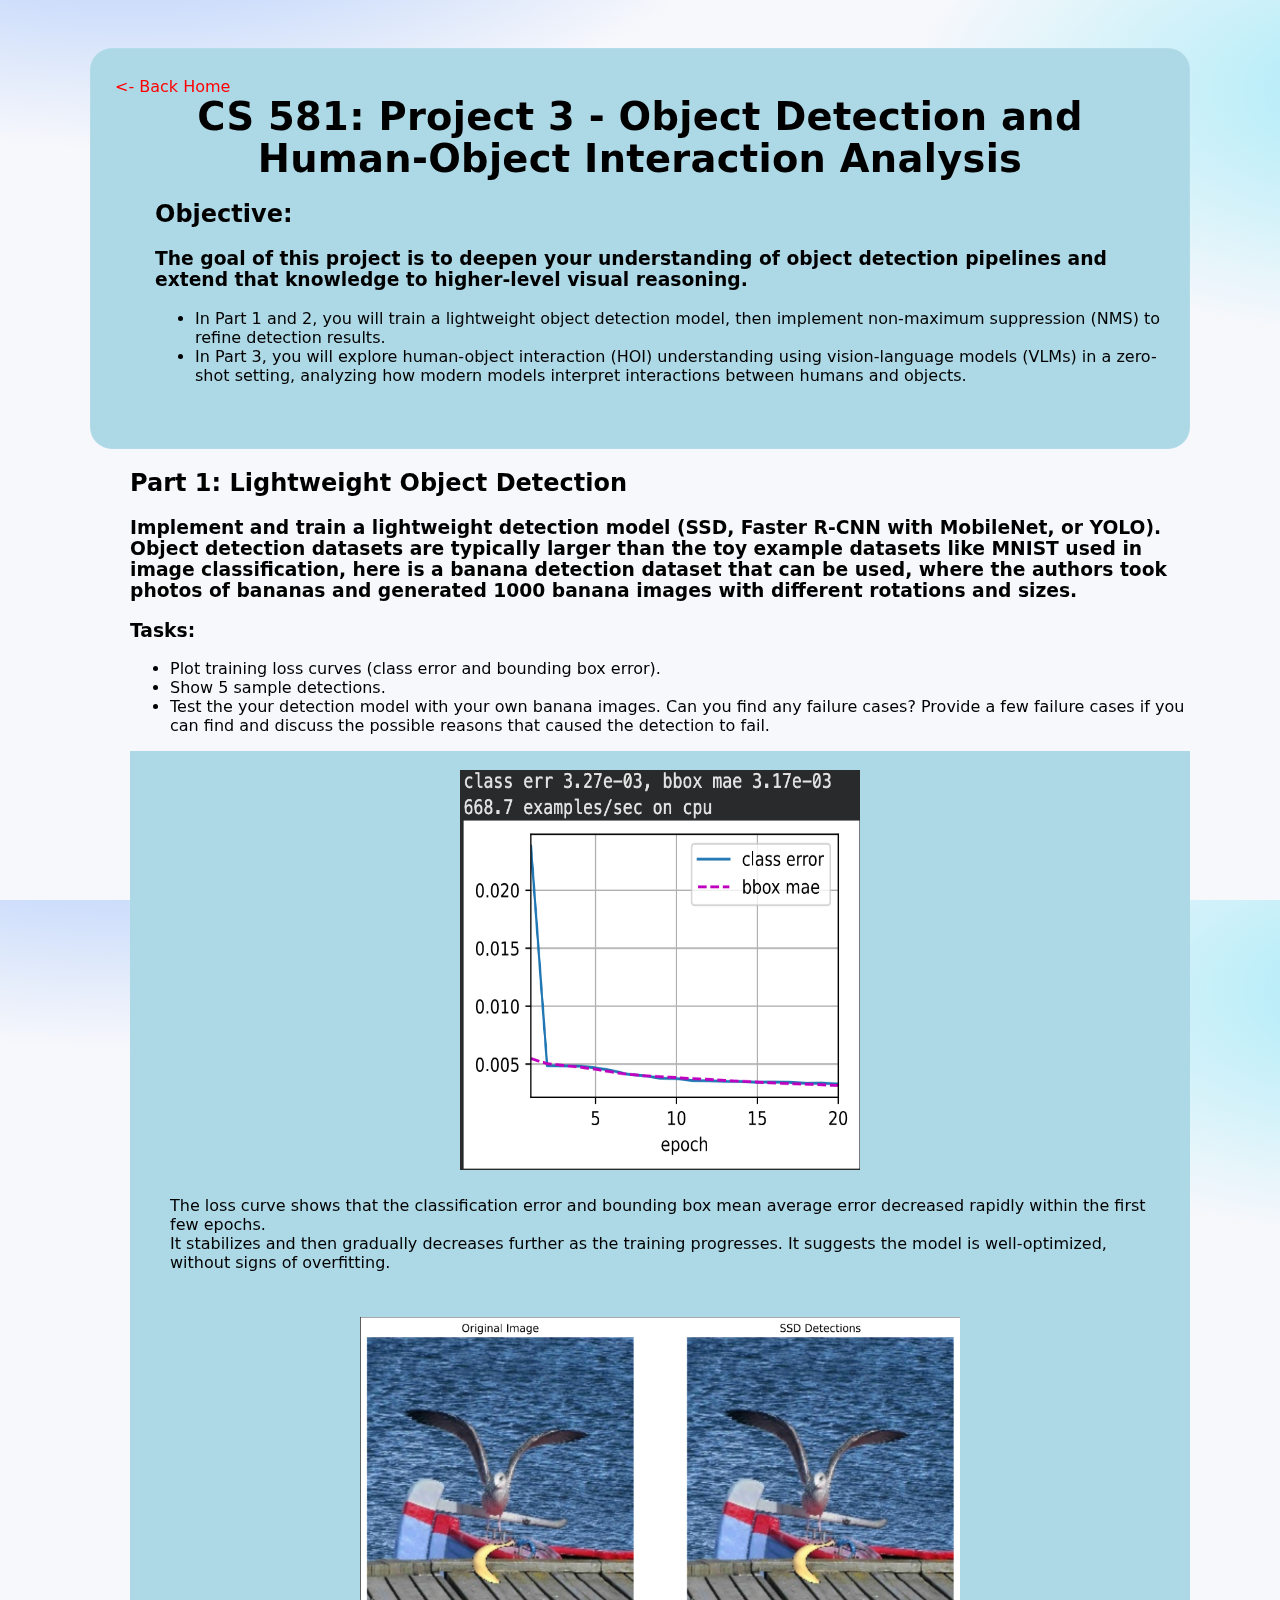
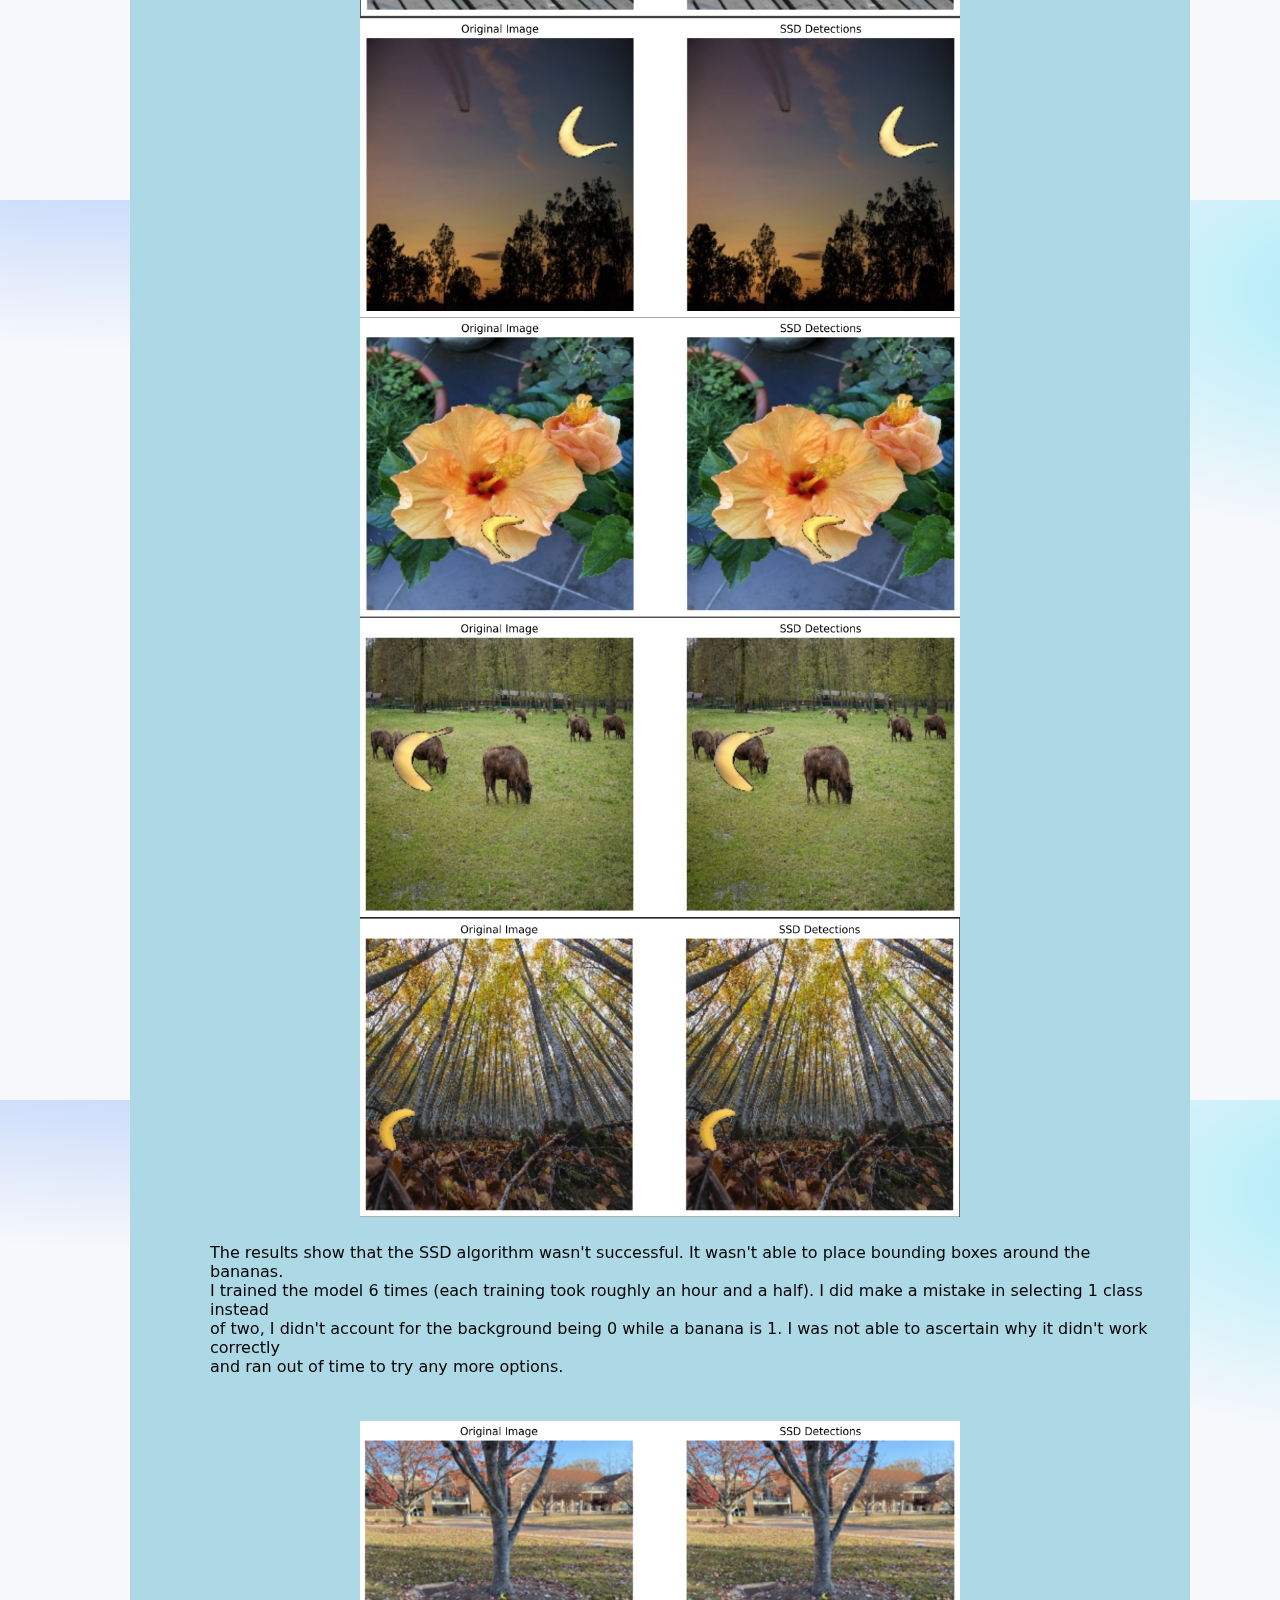
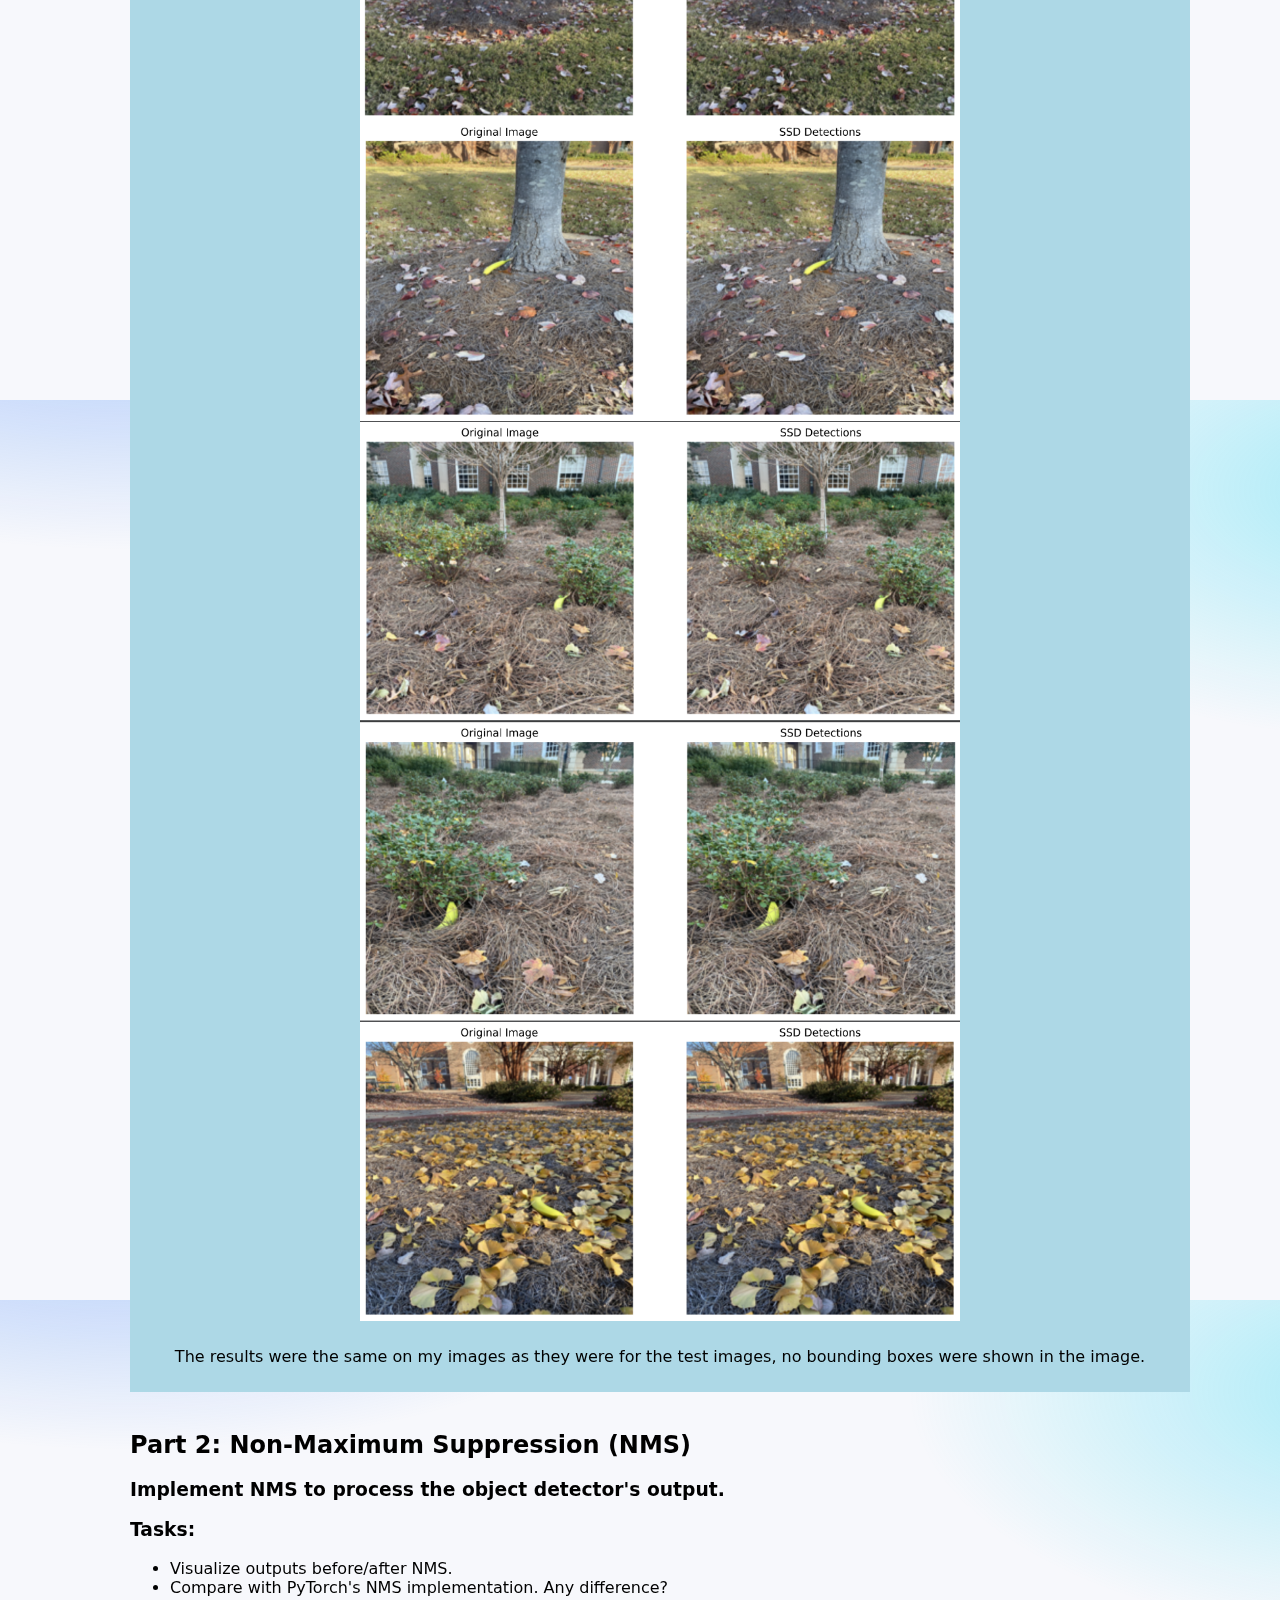
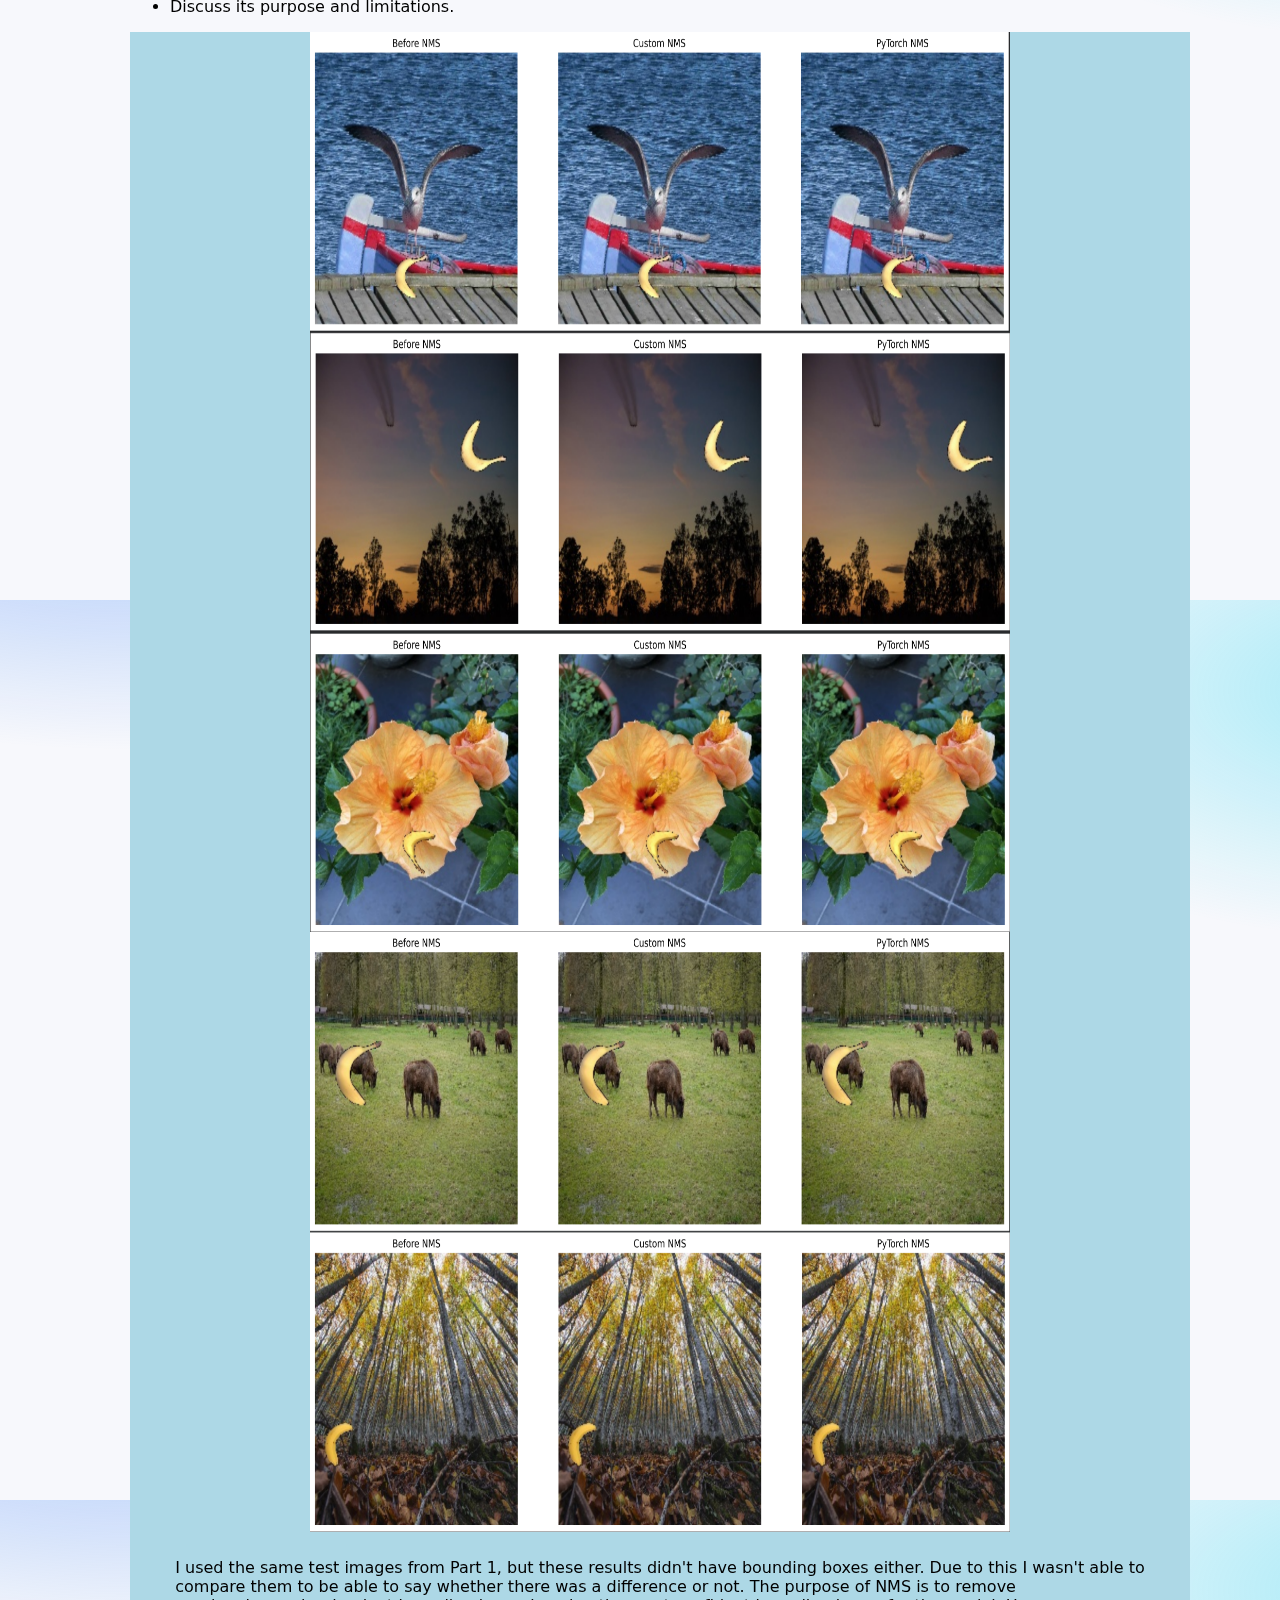
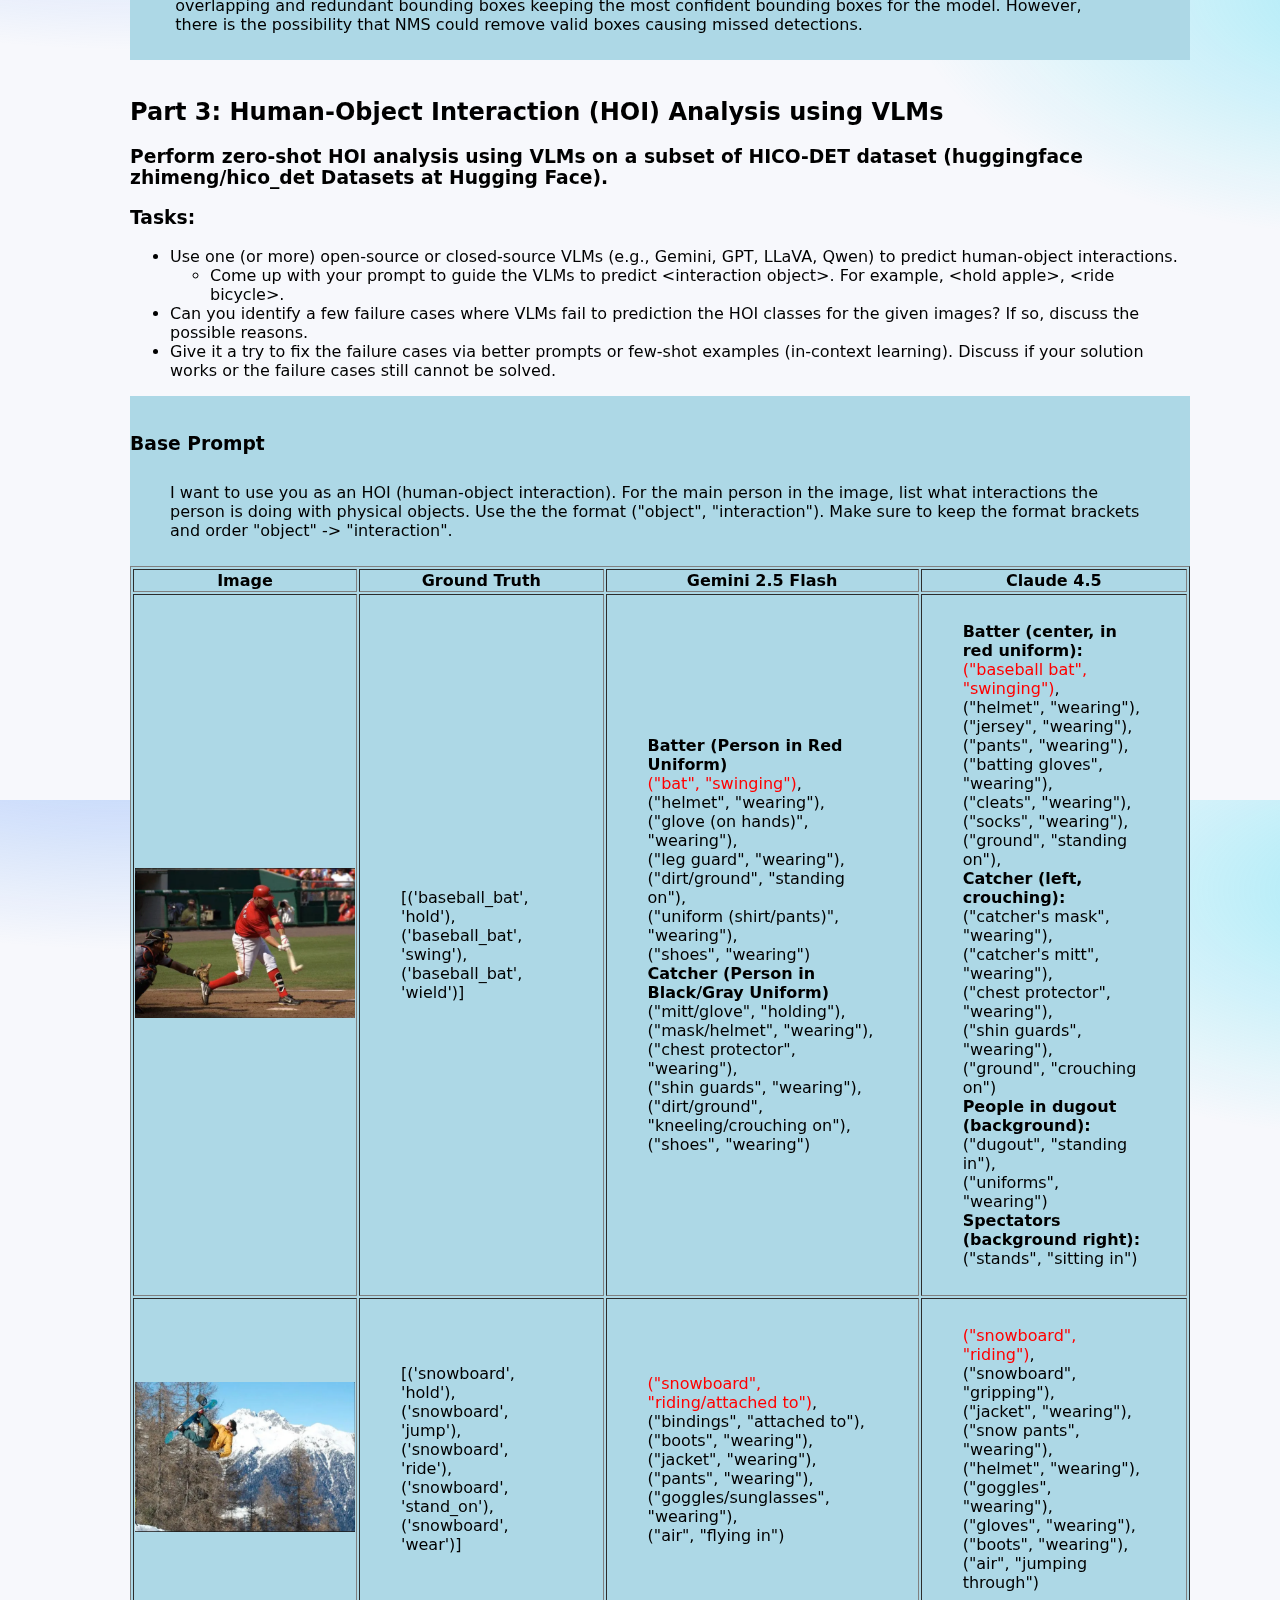
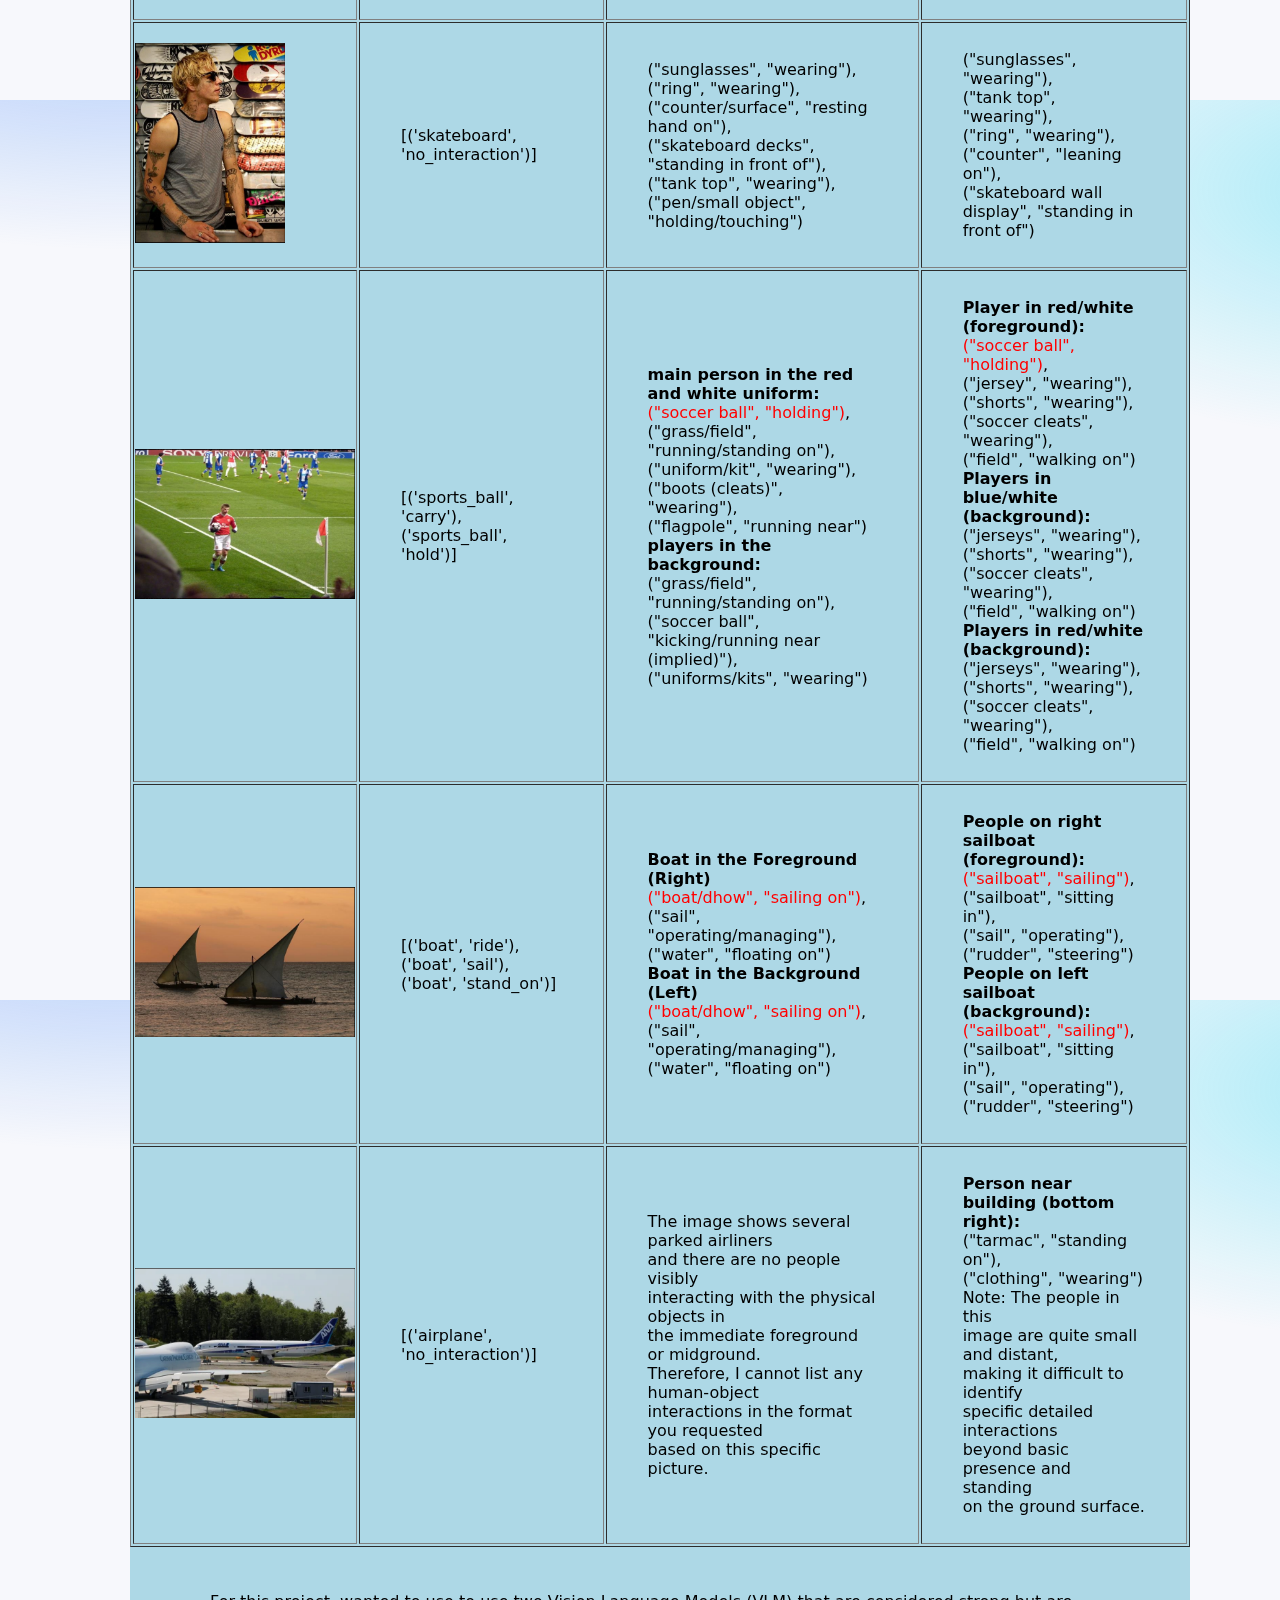
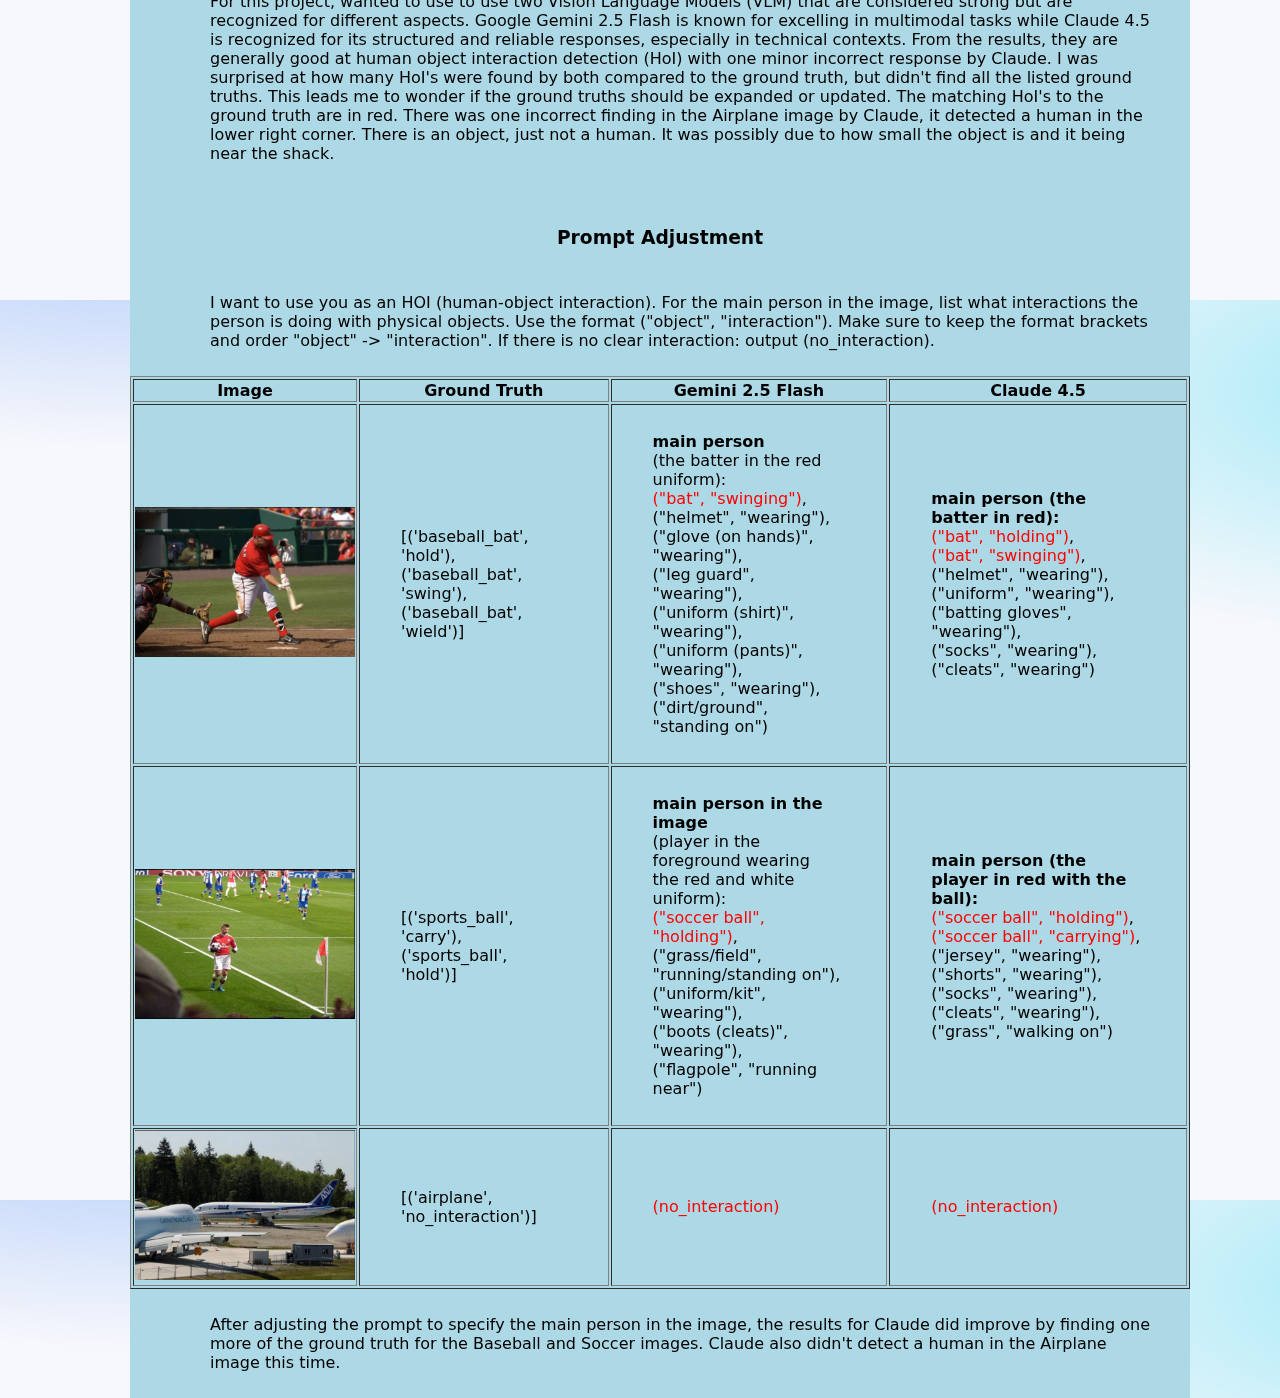
<file: ComputerVision/3/index.html>
<!DOCTYPE html>
<html lang="en">
<head>
    <meta charset="UTF-8">
    <meta name="viewport" content="width=device-width, initial-scale=1.0">
    <meta author="Joey Carlisle">
    <title>CS 581: Project 3</title>
    <link rel="icon" href="img/eye.png">
    <link rel="stylesheet" type="text/css" href="../../styles.css" />
</head>
<body class="wrap">
    <header>
        <a class="inline" href="../index.html">&lt- Back Home</a>
        <br>
        <nav>
            <h1>CS 581: Project 3 - Object Detection and Human-Object Interaction Analysis</h1>
        </nav>
        <h2 class="tab">Objective:</h2>
        <h3 class="tab">
            The goal of this project is to deepen your understanding of object detection pipelines and extend that knowledge to higher-level visual reasoning. 
        </h3>
        <ul>
            <li class="tab">In Part 1 and 2, you will train a lightweight object detection model, then implement non-maximum suppression (NMS) to refine detection results. </li>
            <li class="tab">In Part 3, you will explore human-object interaction (HOI) understanding using vision-language models (VLMs) in a zero-shot setting, analyzing how modern models interpret interactions between humans and objects.</li>
        </ul>
        <br>
    </header>
    <main class="report">
        <div class="tab">
            <h2>Part 1: Lightweight Object Detection </h2>
            <h3>Implement and train a lightweight detection model (SSD, Faster R-CNN with MobileNet, or YOLO). Object detection datasets are typically larger than the toy example datasets like MNIST used in image classification, here is a banana detection dataset that can be used, where the authors took photos of bananas and generated 1000 banana images with different rotations and sizes. </h3>
            <div>
                <h3>Tasks:</h3>
                <ul>
                    <li>Plot training loss curves (class error and bounding box error).</li>
                    <li>Show 5 sample detections. </li>
                    <li>Test the your detection model with your own banana images. Can you find any failure cases? Provide a few failure cases if you can find and discuss the possible reasons that caused the detection to fail. </li>
                </ul>
                <div class="images">
                    <article>
                        <br>
                        <div class="center">
                            <img src="img/Loss_curve.png" alt="Loss curve grapgh" width="400" height="400"/>
                        </div>
                        <div class="center">
                            <p>The loss curve shows that the classification error and bounding box mean average error decreased rapidly within the first few epochs.<br>
                            It stabilizes and then gradually decreases further as the training progresses. It suggests the model is well-optimized, without signs of overfitting.</p>
                        </div>
                        <br>
                        <div class="center">
                            <img src="img/detection1.png" alt="banana" width="600" height="300"/>
                        </div>
                        <div class="center">
                            <img src="img/detection2.png" alt="banana" width="600" height="300"/>
                        </div>
                        <div class="center">
                            <img src="img/detection3.png" alt="banana" width="600" height="300"/>
                        </div>
                        <div class="center">
                            <img src="img/detection4.png" alt="banana" width="600" height="300"/>
                        </div>
                        <div class="center">
                            <img src="img/detection5.png" alt="banana" width="600" height="300"/>
                        </div>
                        <div class="center">
                            <p class="tab">
                                The results show that the SSD algorithm wasn't successful. It wasn't able to place bounding boxes around the bananas. <br>
                                I trained the model 6 times (each training took roughly an hour and a half). I did make a mistake in selecting 1 class instead <br>
                                of two, I didn't account for the background being 0 while a banana is 1. I was not able to ascertain why it didn't work correctly 
                                <br>and ran out of time to try any more options.
                            </p>
                        </div>
                        <br>
                        <div class="center">
                            <img src="img/myBanana1.png" alt="banana" width="600" height="300"/>
                        </div>
                        <div class="center">
                            <img src="img/myBanana2.png" alt="banana" width="600" height="300"/>
                        </div>
                        <div class="center">
                            <img src="img/myBanana3.png" alt="banana" width="600" height="300"/>
                        </div>
                        <div class="center">
                            <img src="img/myBanana4.png" alt="banana" width="600" height="300"/>
                        </div>
                        <div class="center">
                            <img src="img/myBanana5.png" alt="banana" width="600" height="300"/>
                        </div>
                        <div class="center">
                            <p>The results were the same on my images as they were for the test images, no bounding boxes were shown in the image.</p>
                        </div>
                    </article>
                </div>
            </div>
        </div>
        <br>
        <div class="tab">
            <h2>Part 2: Non-Maximum Suppression (NMS)</h2>
            <h3>Implement NMS to process the object detector's output. </h3>
            <div>
                <h3>Tasks:</h3>
                <ul>
                    <li>Visualize outputs before/after NMS.</li>
                    <li>Compare with PyTorch's NMS implementation. Any difference?</li>
                    <li>Discuss its purpose and limitations.</li>
                </ul>
                <div class="images">
                    <article>
                        <div class="center">
                            <img src="img/nms1.png" alt="banana" width="700" height="300"/>
                        </div>
                        <div class="center">
                            <img src="img/nms2.png" alt="banana" width="700" height="300"/>
                        </div>
                        <div class="center">
                            <img src="img/nms3.png" alt="banana" width="700" height="300"/>
                        </div>
                        <div class="center">
                            <img src="img/nms4.png" alt="banana" width="700" height="300"/>
                        </div>
                        <div class="center">
                            <img src="img/nms5.png" alt="banana" width="700" height="300"/>
                        </div>
                        <div class="center">
                            <p>I used the same test images from Part 1, but these results didn't have bounding boxes either. Due to this I wasn't able to<br>compare them to be able to say whether there was a difference or not.
                            The purpose of NMS is to remove<br>overlapping and redundant bounding boxes keeping the most confident bounding boxes for the model. However,<br>
                            there is the possibility that NMS could remove valid boxes causing missed detections.</p>
                        </div>
                    </article>
                </div>
            </div>
        </div>
        <br>
        <div class="tab">
            <h2>Part 3: Human-Object Interaction (HOI) Analysis using VLMs</h2>
            <h3>Perform zero-shot HOI analysis using VLMs on a subset of HICO-DET dataset (huggingface zhimeng/hico_det  Datasets at Hugging Face). </h3>
            <h3>Tasks:</h3>
            <ul>
                <li>Use one (or more) open-source or closed-source VLMs (e.g., Gemini, GPT, LLaVA, Qwen) to predict human-object interactions.</li>
                <ul>
                    <li>Come up with your prompt to guide the VLMs to predict &ltinteraction object&gt. For example, &lthold apple&gt, &ltride bicycle&gt.</li>
                </ul>
                <li>Can you identify a few failure cases where VLMs fail to prediction the HOI classes for the given images? If so, discuss the possible reasons. </li>
                <li>Give it a try to fix the failure cases via better prompts or few-shot examples (in-context learning). Discuss if your solution works or the failure cases still cannot be solved. </li>
            </ul>
            
            <div class="images">
                <br>
                <div>
                    <h3>Base Prompt</h3>
                </div>
                <div>
                    <p>I want to use you as an HOI (human-object interaction). For the main person in the image, list what interactions the person is doing with physical objects. Use the the format ("object", "interaction"). Make sure to keep the format brackets and order "object" -> "interaction".</p>
                </div>
                <div class="center">
                    <table border="1">
                        <tr>
                            <th>Image</th>
                            <th>Ground Truth</th>
                            <th>Gemini 2.5 Flash</th>
                            <th>Claude 4.5</th>
                        </tr>
                        <tr>
                            <td>
                                <img src="img/Baseball.png" alt="Baseball" width="220" height="150"/>
                            </td>
                            <td>
                                <p>[('baseball_bat', 'hold'),<br> ('baseball_bat', 'swing'),<br> ('baseball_bat', 'wield')]</p>
                            </td>
                            <td>
                                <p><b>Batter (Person in Red Uniform)</b><br>
                                    <span style="color:red;">("bat", "swinging")</span>,<br>("helmet", "wearing"), <br>("glove (on hands)", "wearing"), <br>("leg guard", "wearing"), <br>("dirt/ground", "standing on"), <br>("uniform (shirt/pants)", "wearing"), 
                                    <br>("shoes", "wearing") <br><b>Catcher (Person in Black/Gray Uniform)</b> <br>("mitt/glove", "holding"), <br>("mask/helmet", "wearing"), <br>("chest protector", "wearing"), <br>("shin guards", "wearing"),
                                    <br>("dirt/ground", "kneeling/crouching on"), <br>("shoes", "wearing")</p>
                            </td>
                            <td>
                                <p><b>Batter (center, in red uniform):</b><br>
                                <span style="color:red;">("baseball bat", "swinging")</span>, <br>("helmet", "wearing"), <br>("jersey", "wearing"), <br>("pants", "wearing"), <br>("batting gloves", "wearing"), <br>("cleats", "wearing"), <br>("socks", "wearing"), <br>
                                ("ground", "standing on"), <br><b>Catcher (left, crouching):</b><br>
                                ("catcher's mask", "wearing"), <br>("catcher's mitt", "wearing"), <br>("chest protector", "wearing"), <br>("shin guards", "wearing"), <br>("ground", "crouching on")<br>
                                <b>People in dugout (background):</b><br>("dugout", "standing in"), <br>("uniforms", "wearing")<br>
                                <b>Spectators (background right):</b><br>("stands", "sitting in")
                                </p>
                            </td>
                        </tr>
                        <tr>
                            <td>
                                <img src="img/Snowboarder.png" alt="Snow Boarding" width="220" height="150"/>
                            </td>
                            <td>
                                <p>[('snowboard', 'hold'), <br>('snowboard', 'jump'), <br>('snowboard', 'ride'), <br>('snowboard', 'stand_on'), <br>('snowboard', 'wear')]</p>
                            </td>
                            <td>
                                <p>
                                    <span style="color:red;">("snowboard", "riding/attached to")</span>, <br>("bindings", "attached to"), <br>("boots", "wearing"),<br>
                                    ("jacket", "wearing"), <br>("pants", "wearing"), <br>("goggles/sunglasses", "wearing"), <br>("air", "flying in")
                                </p>
                            </td>
                            <td>
                                <p>
                                    <span style="color:red;">("snowboard", "riding")</span>, <br>("snowboard", "gripping"), <br>("jacket", "wearing"), <br>("snow pants", "wearing"), <br>("helmet", "wearing"),<br>
                                    ("goggles", "wearing"), <br>("gloves", "wearing"), <br>("boots", "wearing"), <br>("air", "jumping through")
                                </p>
                            </td>
                        </tr>
                        <tr>
                            <td>
                                <img src="img/Skateshop.png" alt="Skate shop" width="150" height="200"/>
                            </td>
                            <td>
                                <p>[('skateboard', 'no_interaction')]</p>
                            </td>
                            <td>
                                <p>
                                    ("sunglasses", "wearing"), <br>("ring", "wearing"), <br>("counter/surface", "resting hand on"), <br>("skateboard decks", "standing in front of"), <br>("tank top", "wearing"),<br>
                                    ("pen/small object", "holding/touching")
                                </p>
                            </td>
                            <td>
                                <p>
                                    ("sunglasses", "wearing"), <br>("tank top", "wearing"), <br>("ring", "wearing"), <br>("counter", "leaning on"), <br>("skateboard wall display", "standing in front of")
                                </p>
                            </td>
                        </tr>
                        <tr>
                            <td>
                                <img src="img/Soccer.png" alt="Soccer" width="220" height="150"/>
                            </td>
                            <td>
                                <p>[('sports_ball', 'carry'), <br>('sports_ball', 'hold')]</p>
                            </td>
                            <td>
                                <p>
                                    <b>main person in the red and white uniform:</b><br>
                                    <span style="color:red;">("soccer ball", "holding")</span>, <br>("grass/field", "running/standing on"), <br>("uniform/kit", "wearing"),<br>
                                    ("boots (cleats)", "wearing"), <br>("flagpole", "running near")<br>
                                    <b>players in the background:</b><br>
                                    ("grass/field", "running/standing on"), <br>("soccer ball", "kicking/running near (implied)"), <br>("uniforms/kits", "wearing")
                                </p>
                            </td>
                            <td>
                                <p>
                                    <b>Player in red/white (foreground):</b><br>
                                    <span style="color:red;">("soccer ball", "holding")</span>, <br>("jersey", "wearing"), <br>("shorts", "wearing"), <br>("soccer cleats", "wearing"), <br>("field", "walking on")<br>
                                    <b>Players in blue/white (background):</b><br>
                                    ("jerseys", "wearing"), <br>("shorts", "wearing"), <br>("soccer cleats", "wearing"), <br>("field", "walking on")<br>
                                    <b>Players in red/white (background):</b><br>
                                    ("jerseys", "wearing"), <br>("shorts", "wearing"), <br>("soccer cleats", "wearing"), <br>("field", "walking on")
                                </p>
                            </td>
                        </tr>
                        <tr>
                            <td>
                                <img src="img/Boats.png" alt="Boats" width="220" height="150"/>
                            </td>
                            <td>
                                <p>[('boat', 'ride'), <br>('boat', 'sail'), <br>('boat', 'stand_on')]</p>
                            </td>
                            <td>
                                <p>
                                    <b>Boat in the Foreground (Right)</b><br>
                                    <span style="color:red;">("boat/dhow", "sailing on")</span>, <br>("sail", "operating/managing"), <br>("water", "floating on")<br>
                                    <b>Boat in the Background (Left)</b><br>
                                    <span style="color:red;">("boat/dhow", "sailing on")</span>, <br>("sail", "operating/managing"), <br>("water", "floating on")
                                </p>
                            </td>
                            <td>
                                <p>
                                    <b>People on right sailboat (foreground):</b><br>
                                    <span style="color:red;">("sailboat", "sailing")</span>, <br>("sailboat", "sitting in"), <br>("sail", "operating"), <br>("rudder", "steering")<br>
                                    <b>People on left sailboat (background):</b><br>
                                    <span style="color:red;">("sailboat", "sailing")</span>, <br>("sailboat", "sitting in"), <br>("sail", "operating"), <br>("rudder", "steering")
                                </p>
                            </td>
                        </tr>
                        <tr>
                            <td>
                                <img src="img/Planes.png" alt="Planes" width="220" height="150"/>
                            </td>
                            <td>
                                <p>[('airplane', 'no_interaction')]</p>
                            </td>
                            <td>
                                <p>
                                    The image shows several parked airliners <br>
                                    and there are no people visibly <br>
                                    interacting with the physical objects in<br>
                                    the immediate foreground or midground. <br>
                                    Therefore, I cannot list any human-object <br>
                                    interactions in the format you requested <br>
                                    based on this specific picture.
                                </p>
                            </td>
                            <td>
                                <p>
                                    <b>Person near building (bottom right):</b><br>
                                    ("tarmac", "standing on"), <br>("clothing", "wearing")<br>  
                                    Note: The people in this <br>
                                    image are quite small and distant,<br>
                                    making it difficult to identify<br>
                                    specific detailed interactions<br>
                                    beyond basic presence and standing<br>
                                    on the ground surface.
                                </p>
                            </td>
                        </tr>
                    </table>
                    <br>
                    <p class="tab"> 
                        For this project, wanted to use to use two Vision Language Models (VLM) that are considered strong but are recognized for different aspects. 
                        Google Gemini 2.5 Flash is known for excelling in multimodal tasks while Claude 4.5 is recognized for its structured and reliable responses, especially in technical contexts. 
                        From the results, they are generally good at human object interaction detection (HoI) with one minor incorrect response by Claude. 
                        I was surprised at how many HoI's were found by both compared to the ground truth, but didn't find all the listed ground truths. This leads me to wonder if the ground truths should be expanded or updated. 
                        The matching HoI's to the ground truth are in red. There was one incorrect finding in the Airplane image by Claude, it detected a human in the lower right corner. 
                        There is an object, just not a human. It was possibly due to how small the object is and it being near the shack.
                    </p>
                    <br>
                    <h3>Prompt Adjustment</h3>
                    <p class="tab">
                        I want to use you as an HOI (human-object interaction). For the main person in the image, list what interactions the person is doing with physical objects. 
                        Use the format ("object", "interaction"). Make sure to keep the format brackets and order "object" -> "interaction". If there is no clear interaction: output (no_interaction).
                     </p>
                    <table border="1">
                        <tr>
                            <th>Image</th>
                            <th>Ground Truth</th>
                            <th>Gemini 2.5 Flash</th>
                            <th>Claude 4.5</th>
                        </tr>
                        <tr>
                            <td>
                                <img src="img/Baseball.png" alt="Baseball" width="220" height="150"/>
                            </td>
                            <td>
                                <p>[('baseball_bat', 'hold'),<br> ('baseball_bat', 'swing'),<br> ('baseball_bat', 'wield')]</p>
                            </td>
                            <td>
                                <p>
                                    <b>main person</b><br>(the batter in the red uniform):<br>
                                    <span style="color:red;">("bat", "swinging")</span>, <br>("helmet", "wearing"), <br>("glove (on hands)", "wearing"), <br>("leg guard", "wearing"),<br>
                                    ("uniform (shirt)", "wearing"), <br>("uniform (pants)", "wearing"), <br>("shoes", "wearing"), <br>("dirt/ground", "standing on")
                            </td>
                            <td>
                                <p>
                                    <b>main person (the batter in red):</b><br>
                                    <span style="color:red;">("bat", "holding")</span>, <br><span style="color:red;">("bat", "swinging")</span>, <br>("helmet", "wearing"),
                                    <br>("uniform", "wearing"), <br>("batting gloves", "wearing"), <br>("socks", "wearing"), <br>("cleats", "wearing")
                                </p>
                            </td>
                        </tr>
                        <tr>
                            <td>
                                <img src="img/Soccer.png" alt="Soccer" width="220" height="150"/>
                            </td>
                            <td>
                                <p>[('sports_ball', 'carry'), <br>('sports_ball', 'hold')]</p>
                            </td>
                            <td>
                                <p>
                                    <b>main person in the image</b><br>
                                    (player in the foreground wearing <br>the red and white uniform):<br>
                                    <span style="color:red;">("soccer ball", "holding")</span>, <br>("grass/field", "running/standing on"), <br>("uniform/kit", "wearing"),<br>
                                    ("boots (cleats)", "wearing"), <br>("flagpole", "running near")

                                </p>
                            </td>
                            <td>
                                <p>
                                    <b>main person (the player in red with the ball):</b><br>
                                    <span style="color:red;">("soccer ball", "holding")</span>, <br><span style="color:red;">("soccer ball", "carrying")</span>, <br>("jersey", "wearing"),
                                    <br>("shorts", "wearing"), <br>("socks", "wearing"), <br>("cleats", "wearing"), <br>("grass", "walking on")
                                </p>
                            </td>
                        </tr>
                        <tr>
                            <td>
                                <img src="img/Planes.png" alt="Planes" width="220" height="150"/>
                            </td>
                            <td>
                                <p>[('airplane', 'no_interaction')]</p>
                            </td>
                            <td>
                                <p>
                                    <span style="color:red;">(no_interaction)</span>
                                </p>
                            </td>
                            <td>
                                <p>
                                    <span style="color:red;">(no_interaction)</span>
                                </p>
                            </td>
                        </tr>
                    </table>
                    <div>
                        <p class="tab">
                            After adjusting the prompt to specify the main person in the image, the results for Claude did improve by 
                            finding one more of the ground truth for the Baseball and Soccer images. Claude also didn't detect a human 
                            in the Airplane image this time.
                        </p>
                    </div>
                </div>
            </div>   
        </div>
    </main>
</body>
</html>
</file>
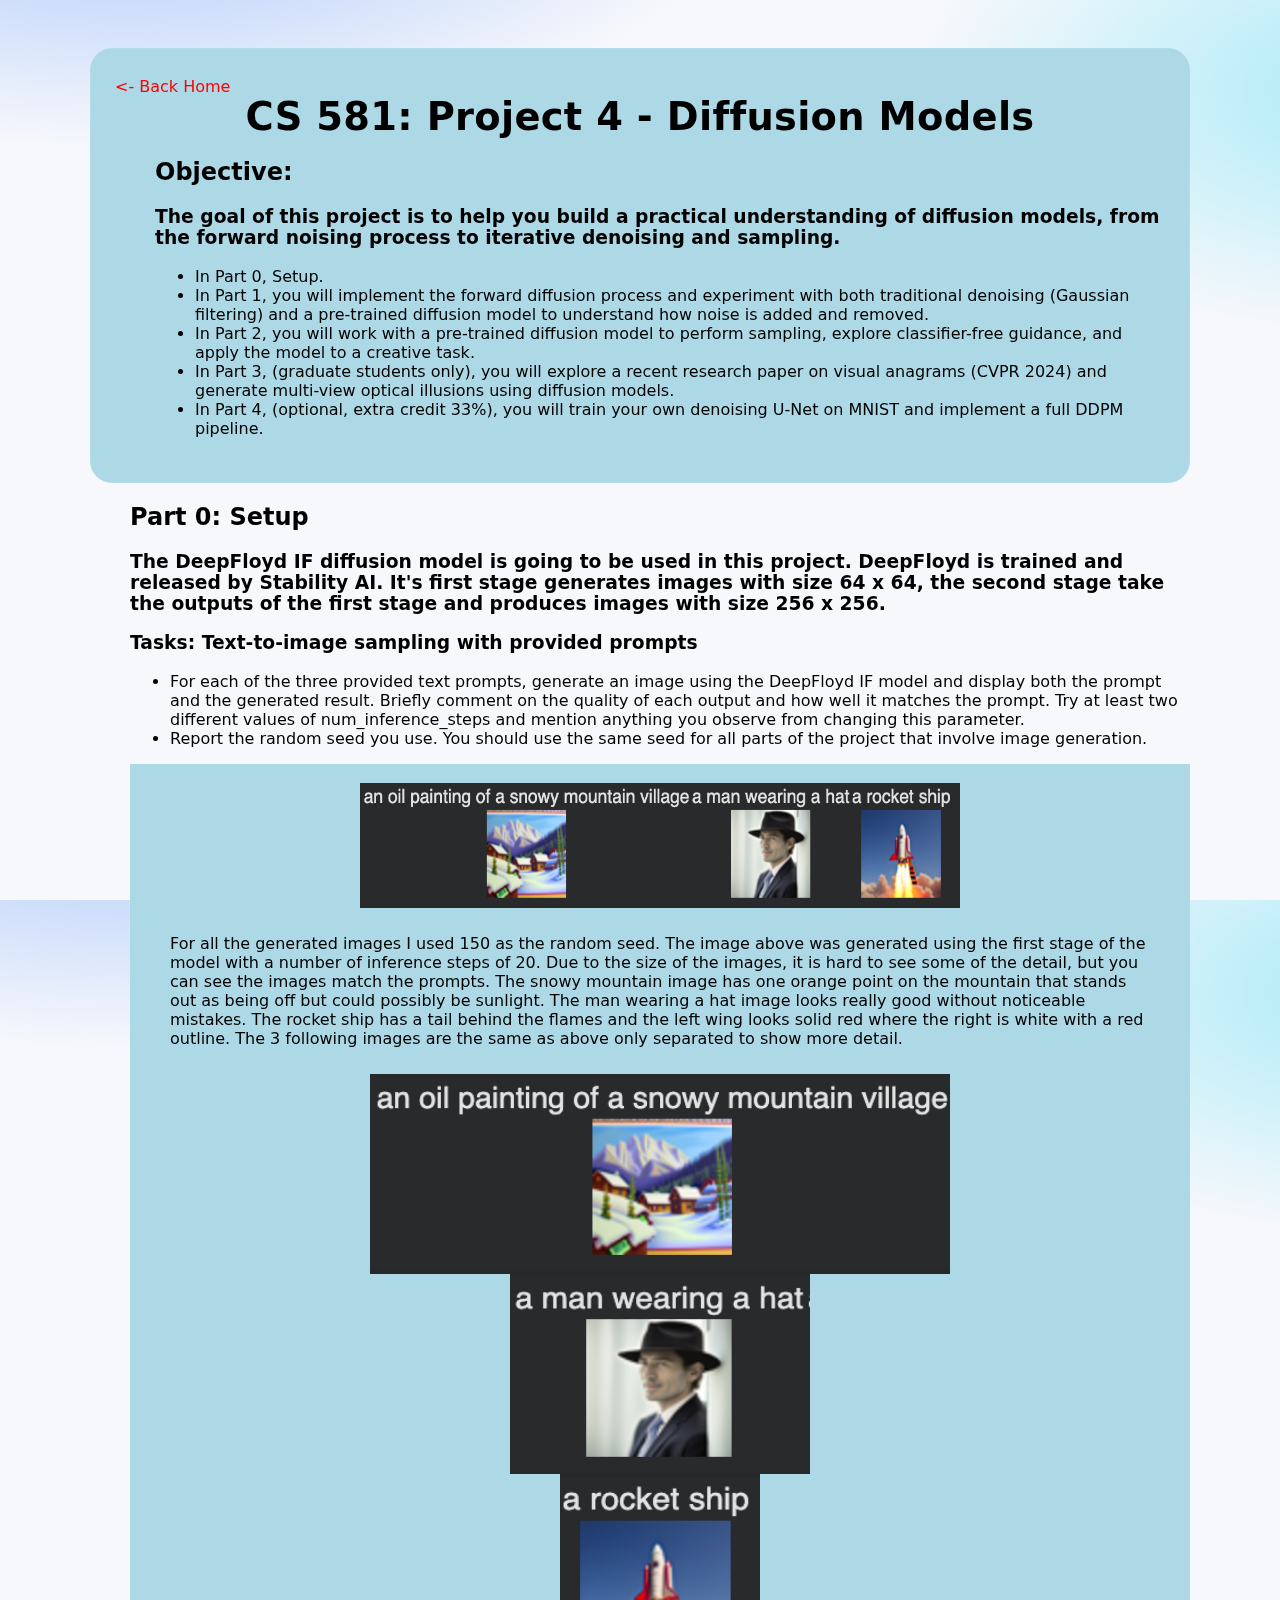
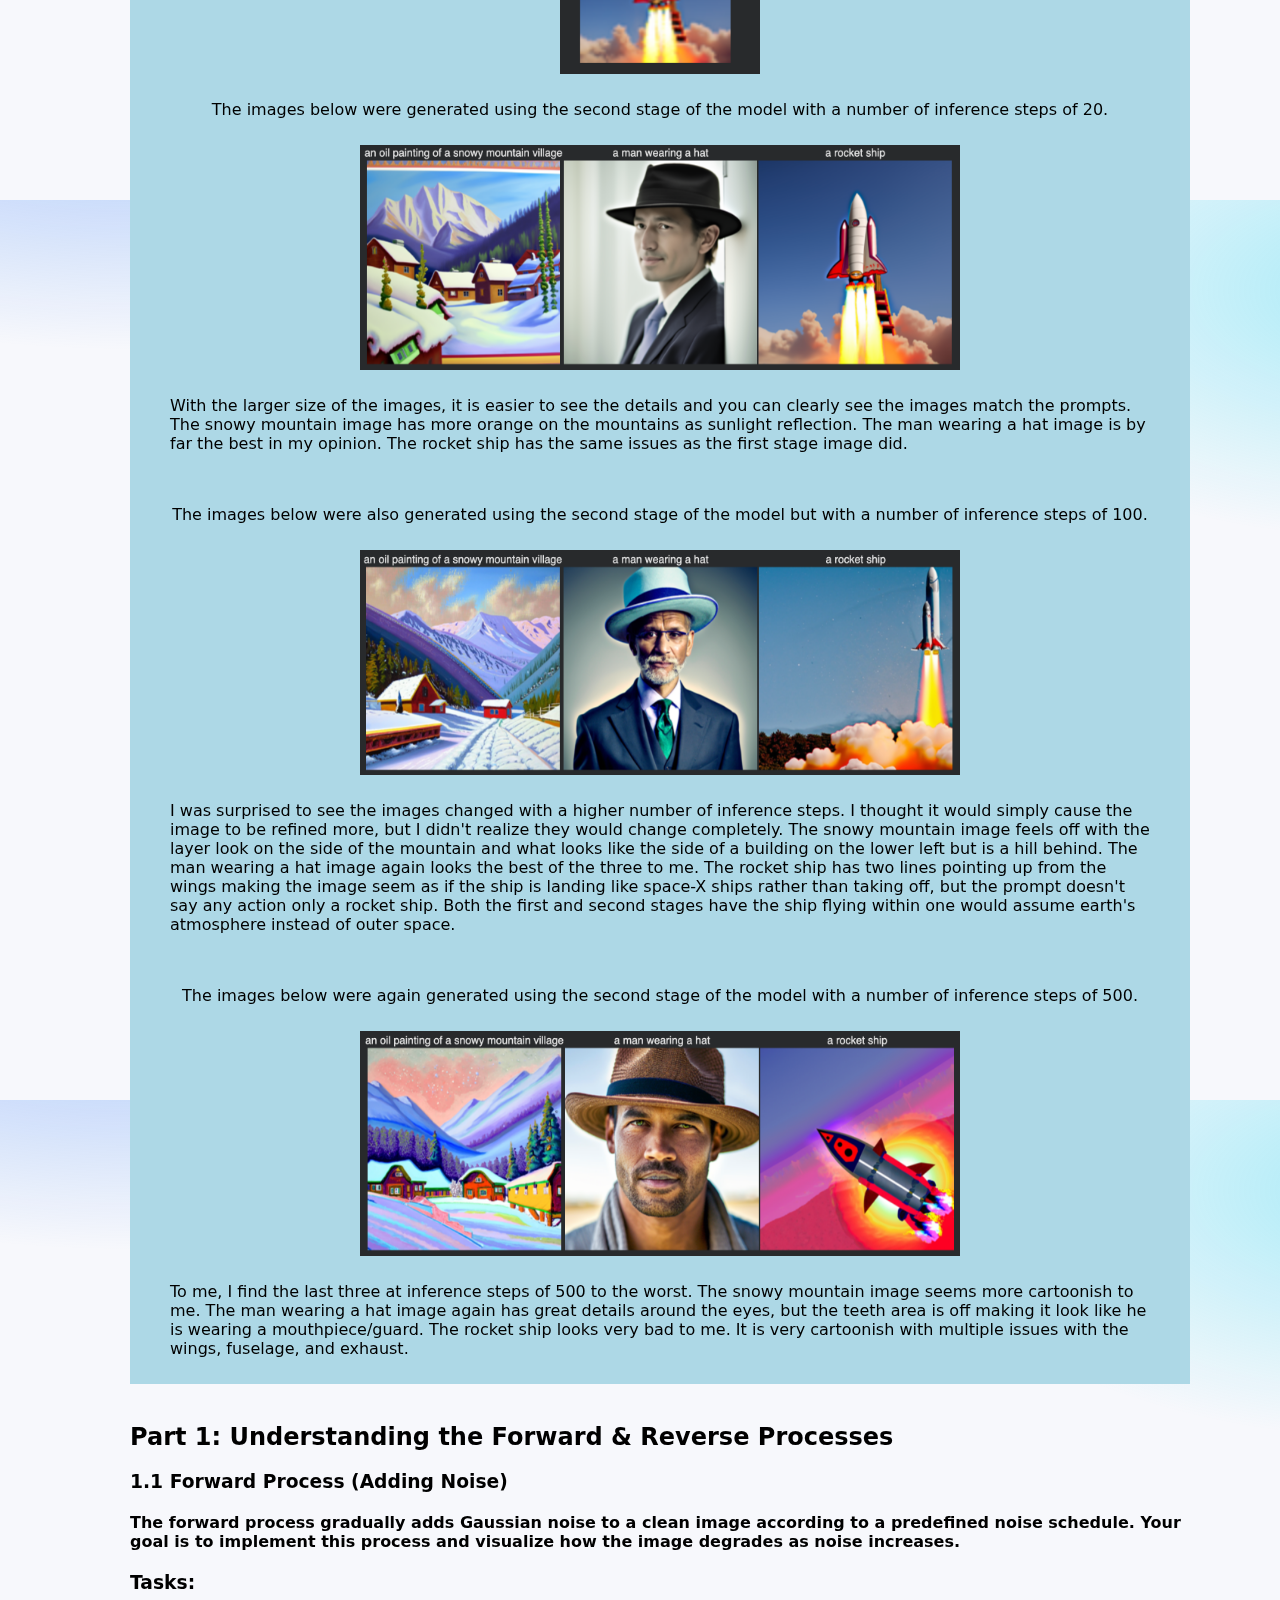
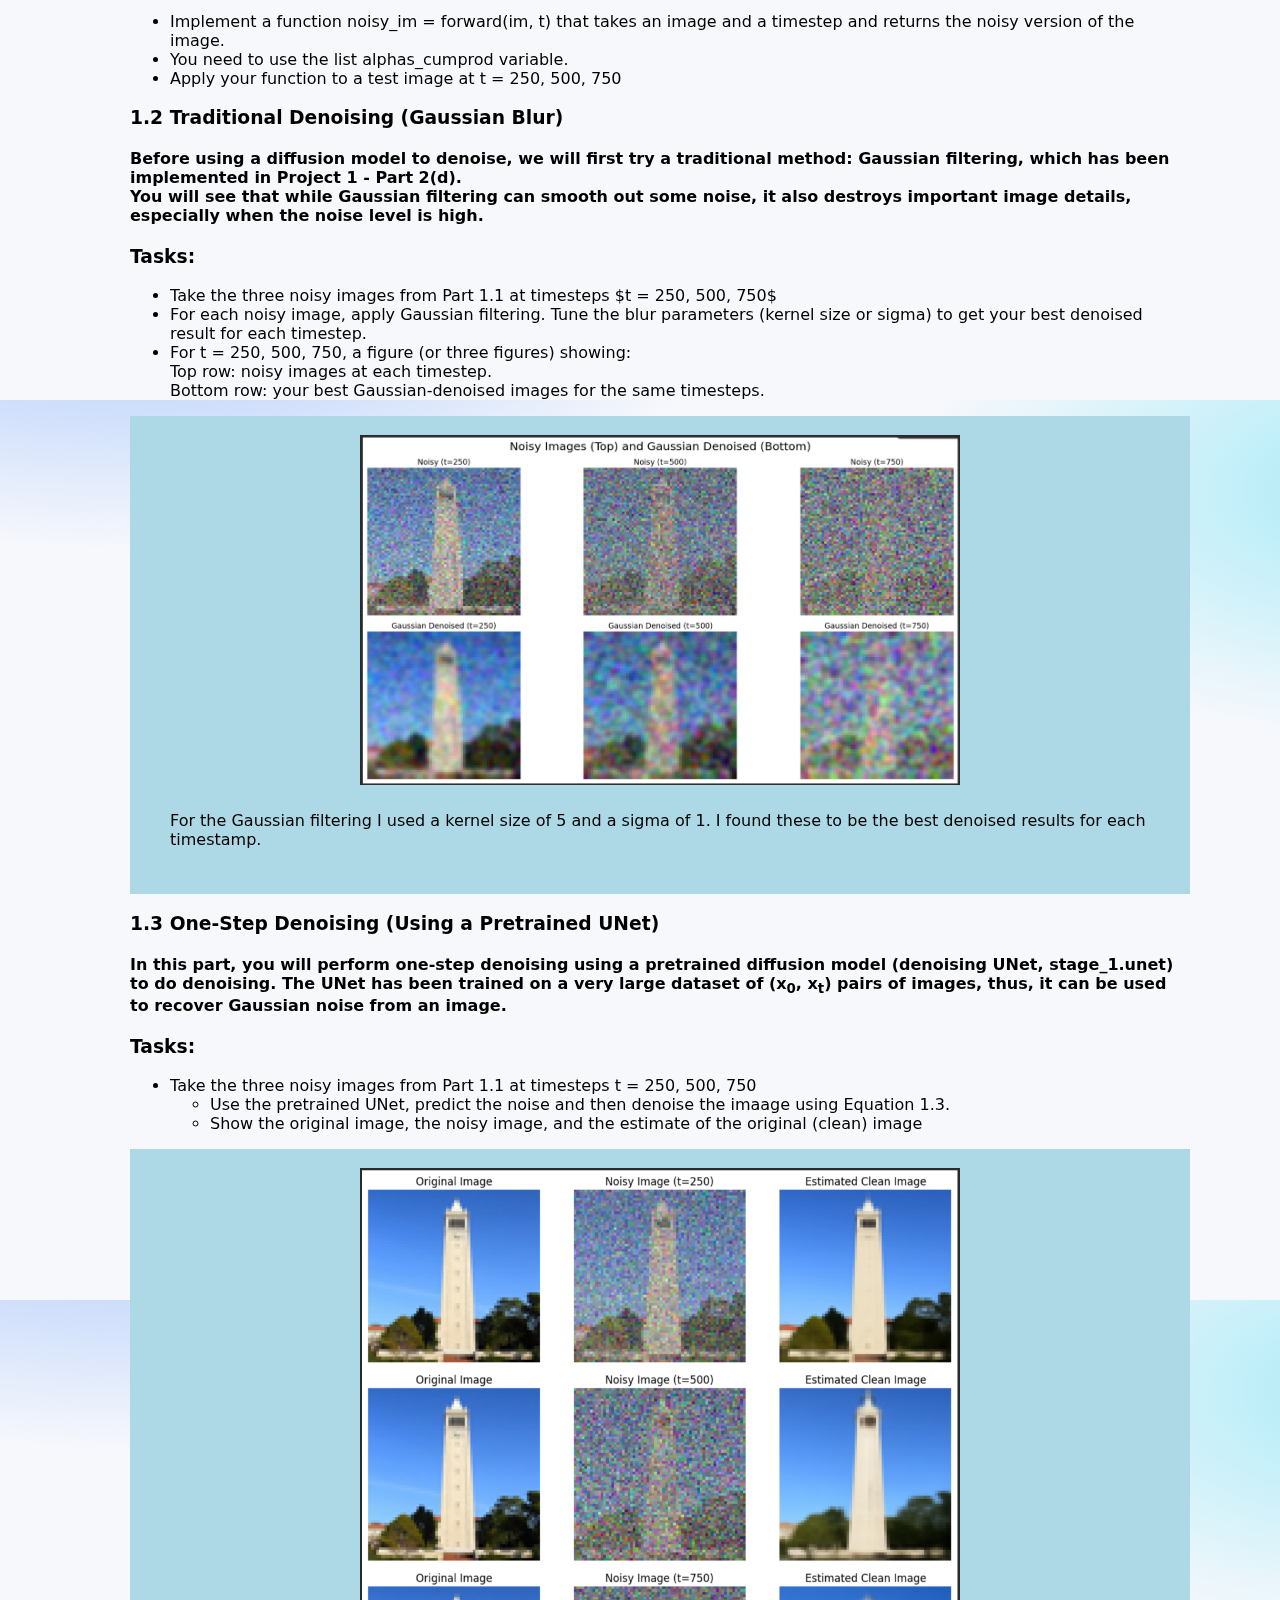
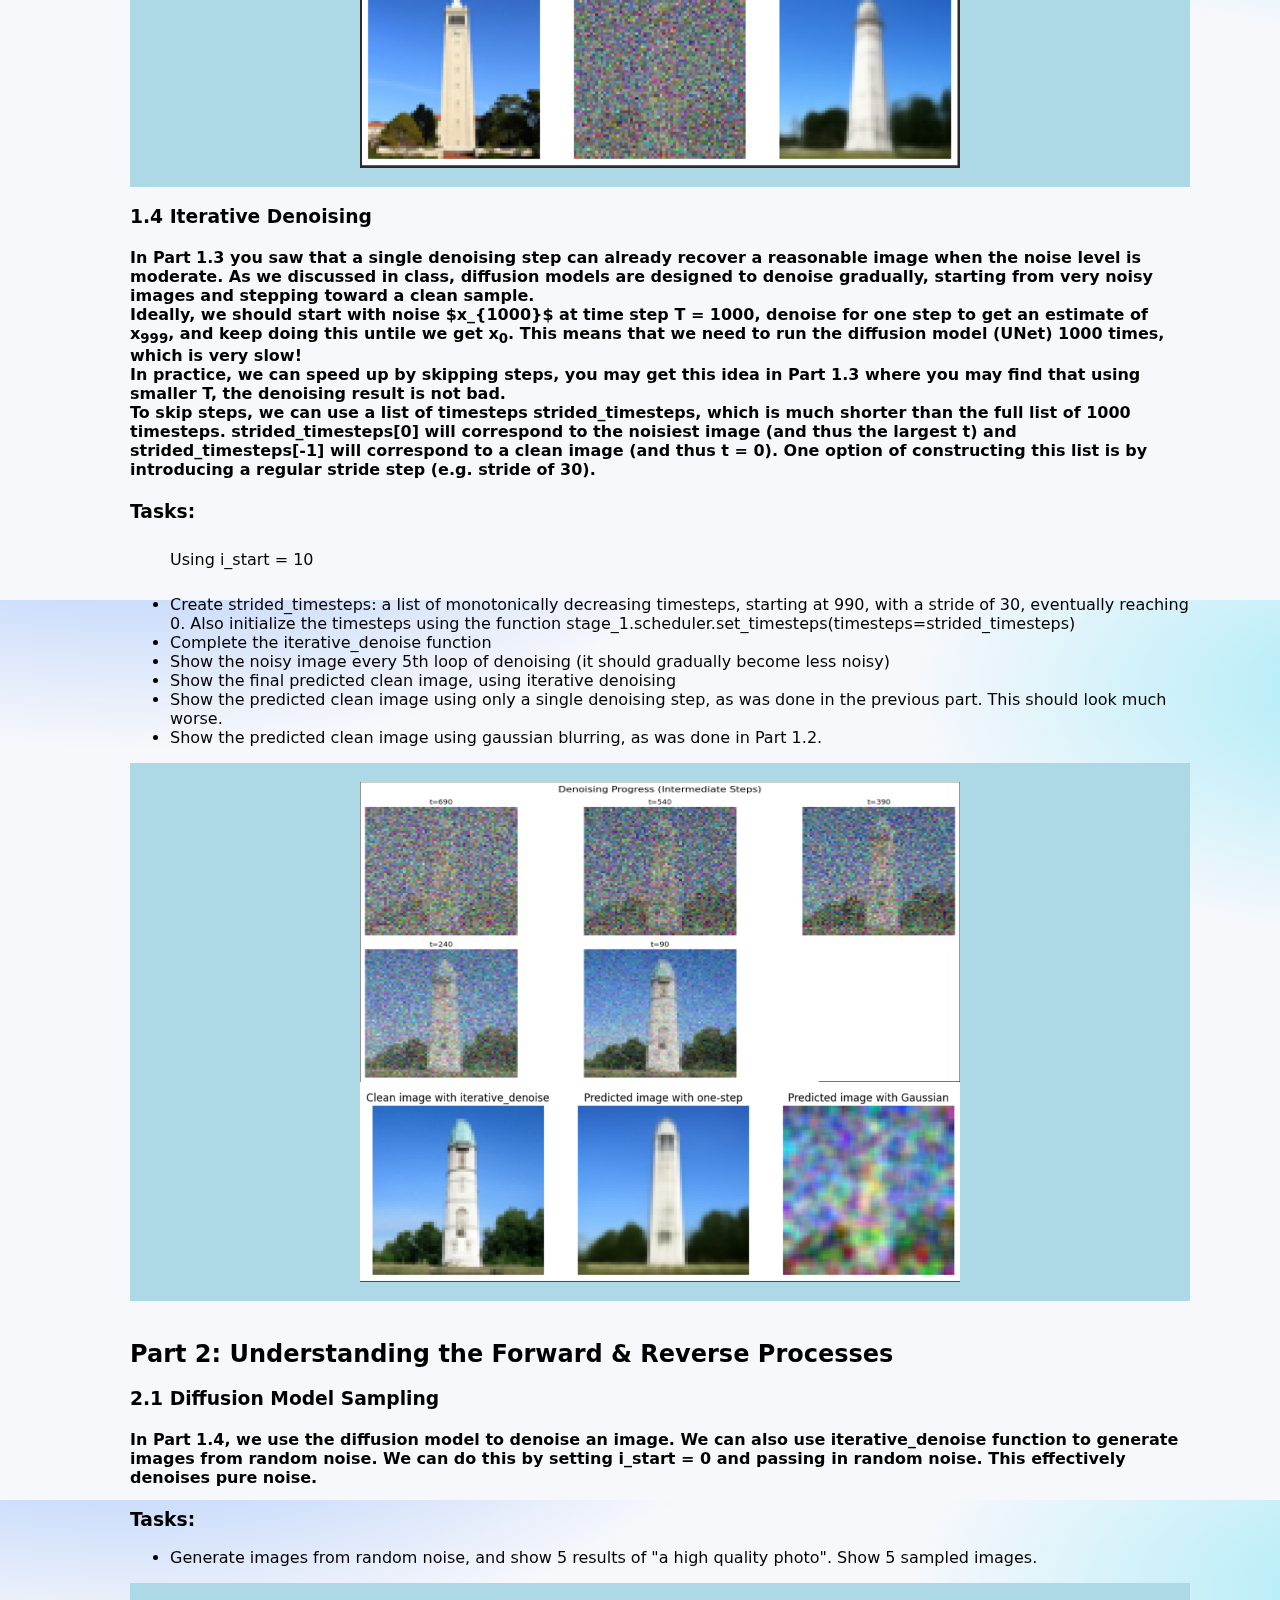
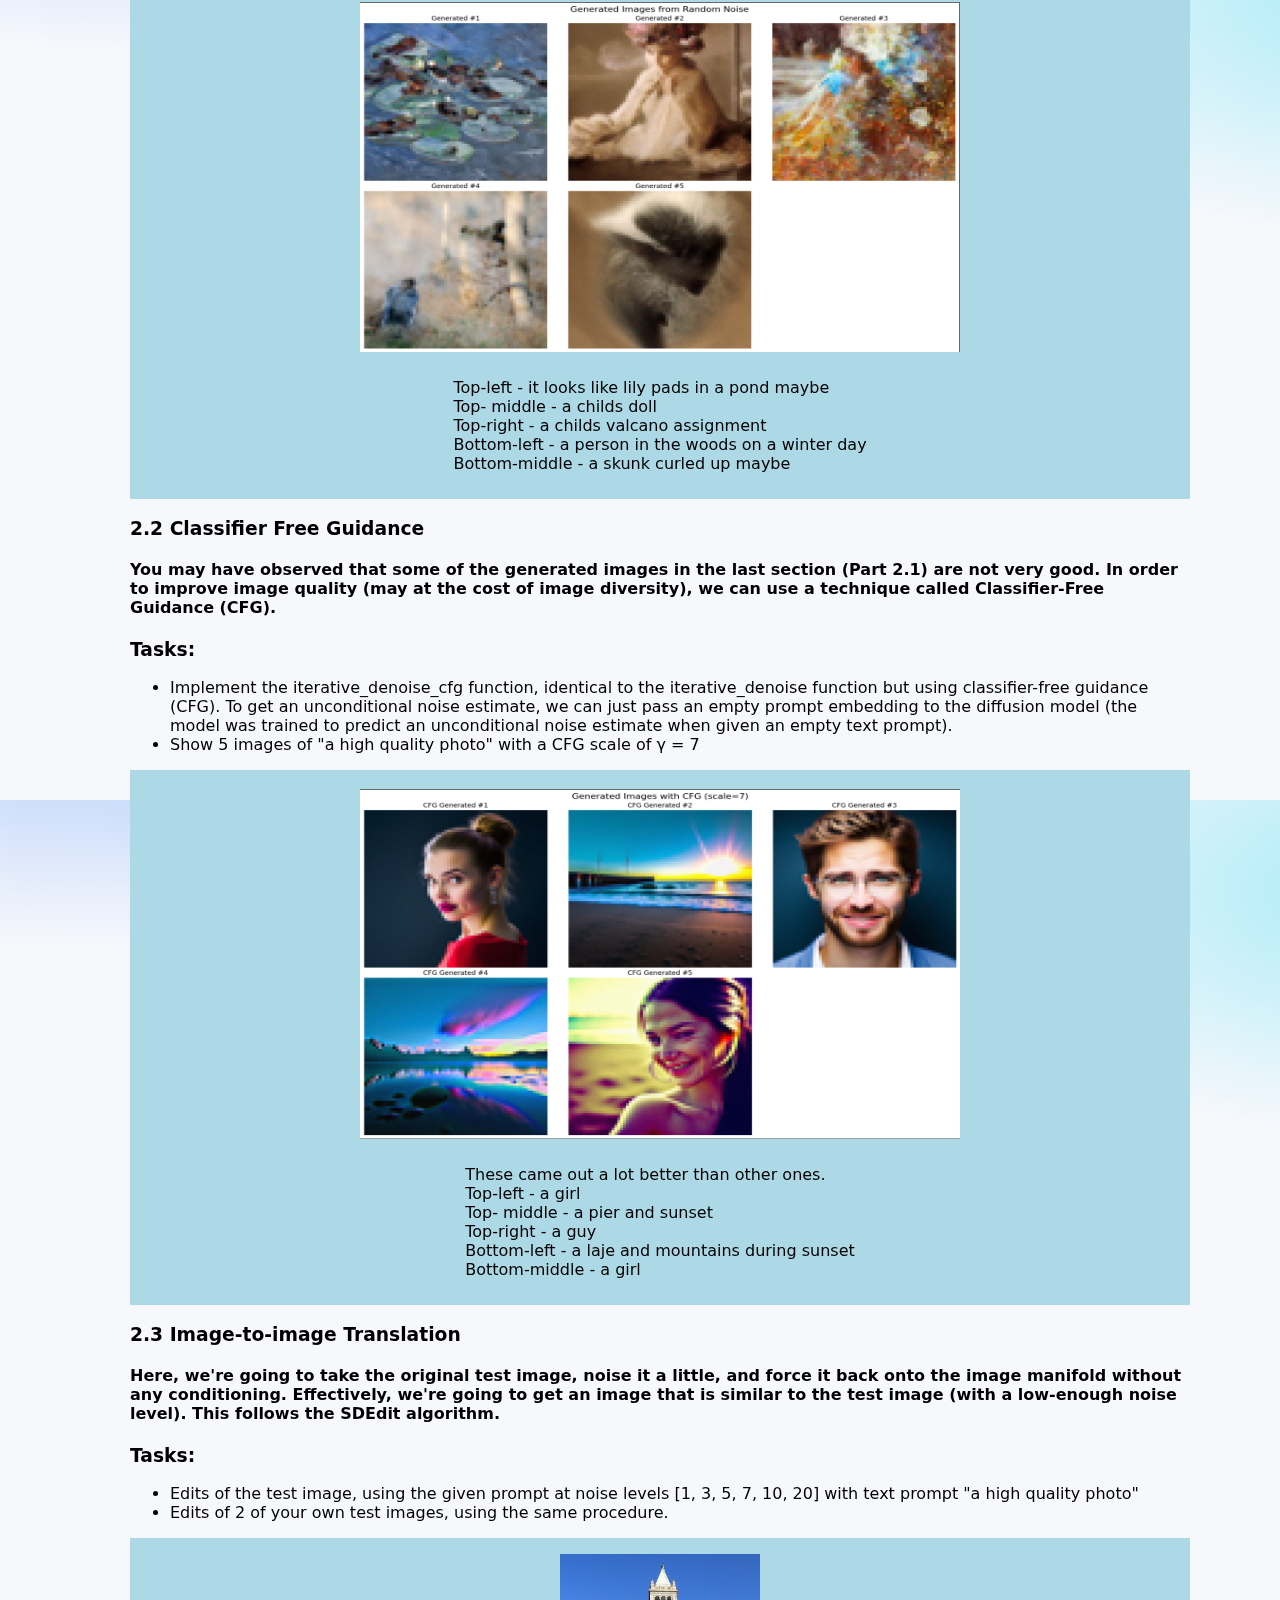
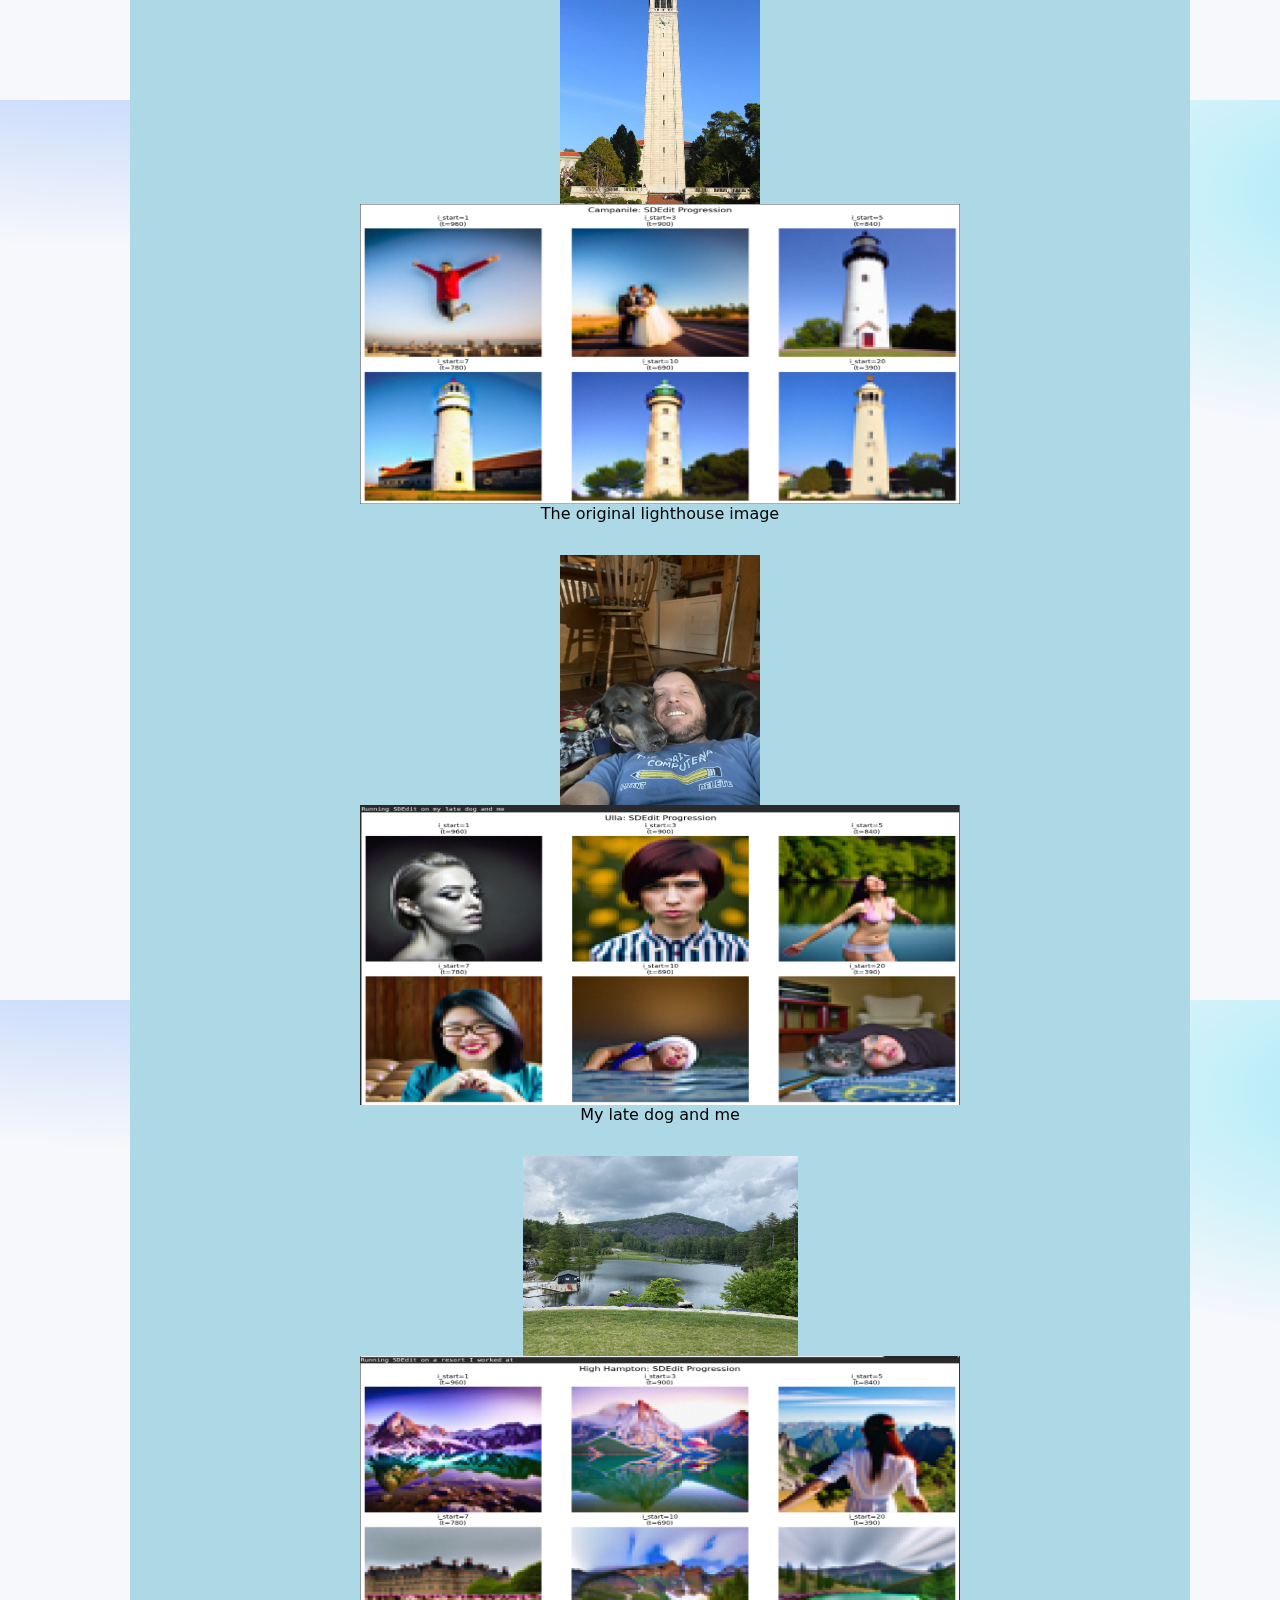
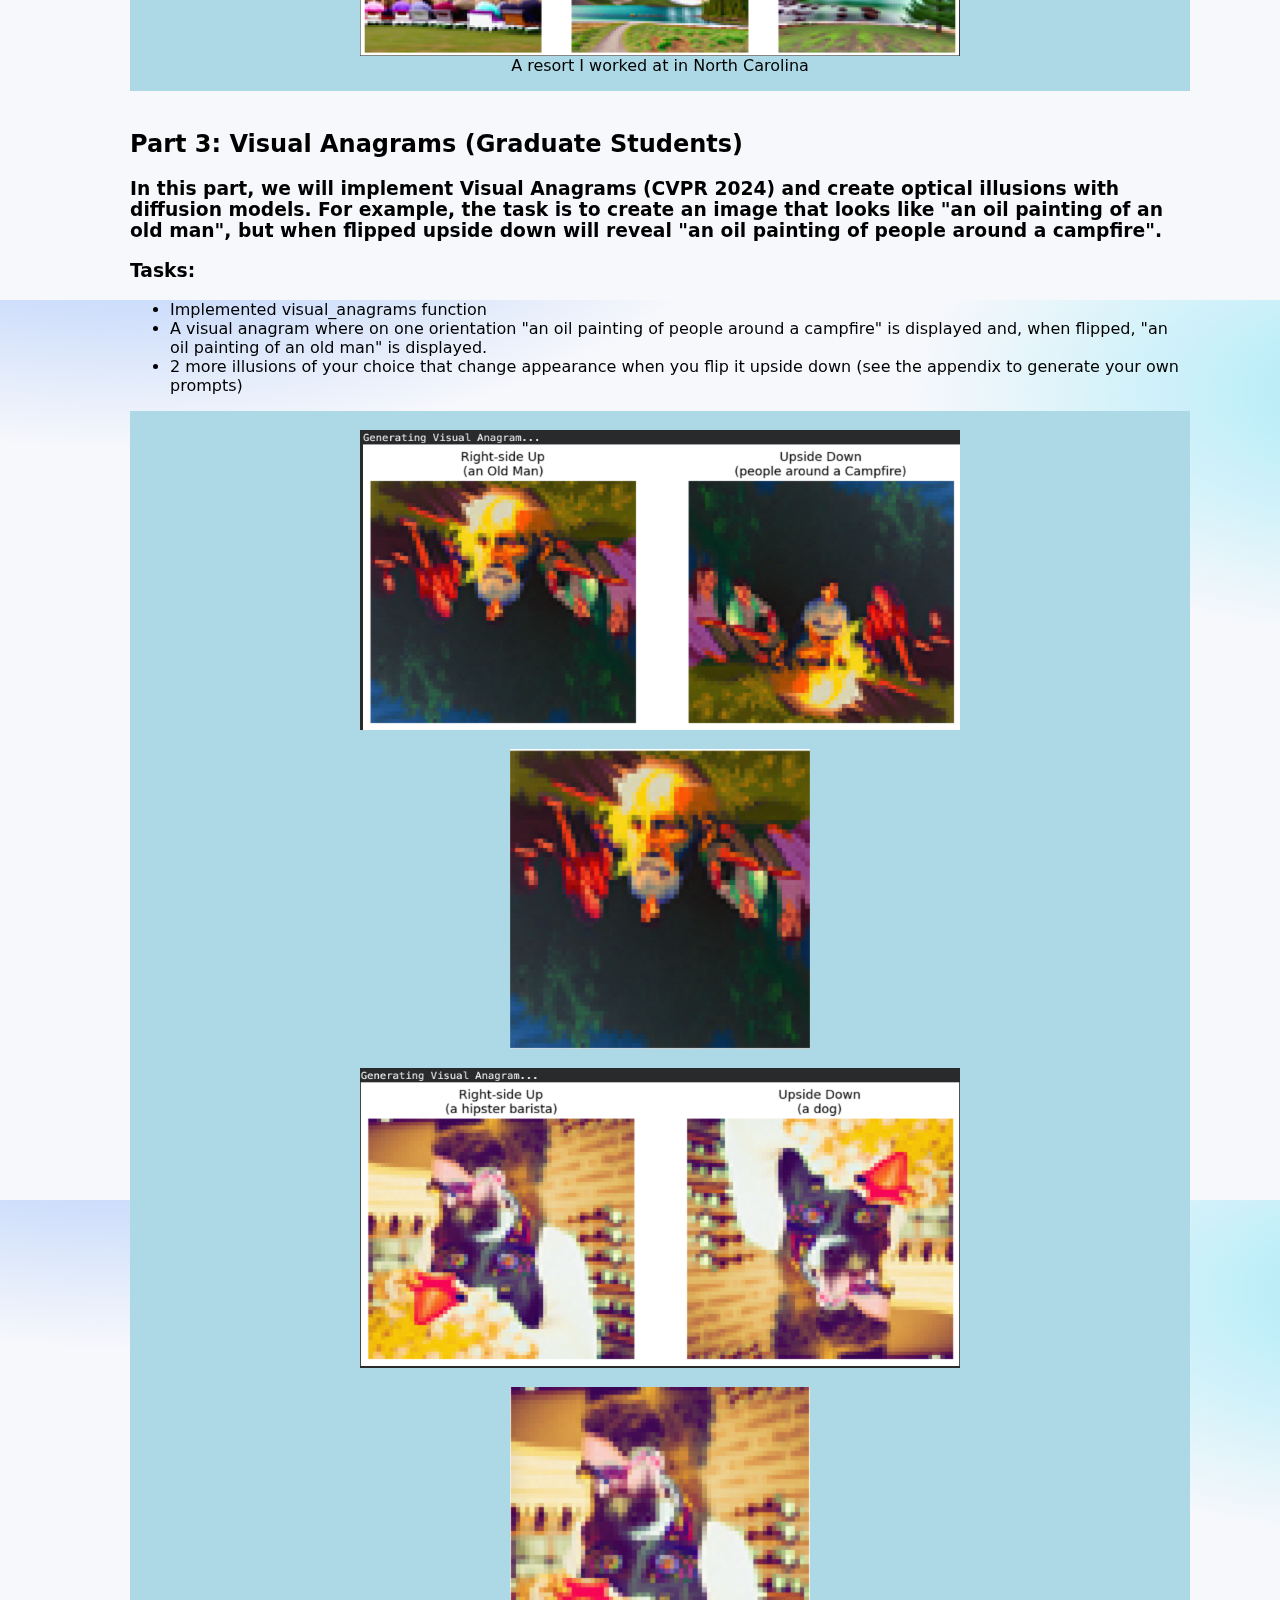
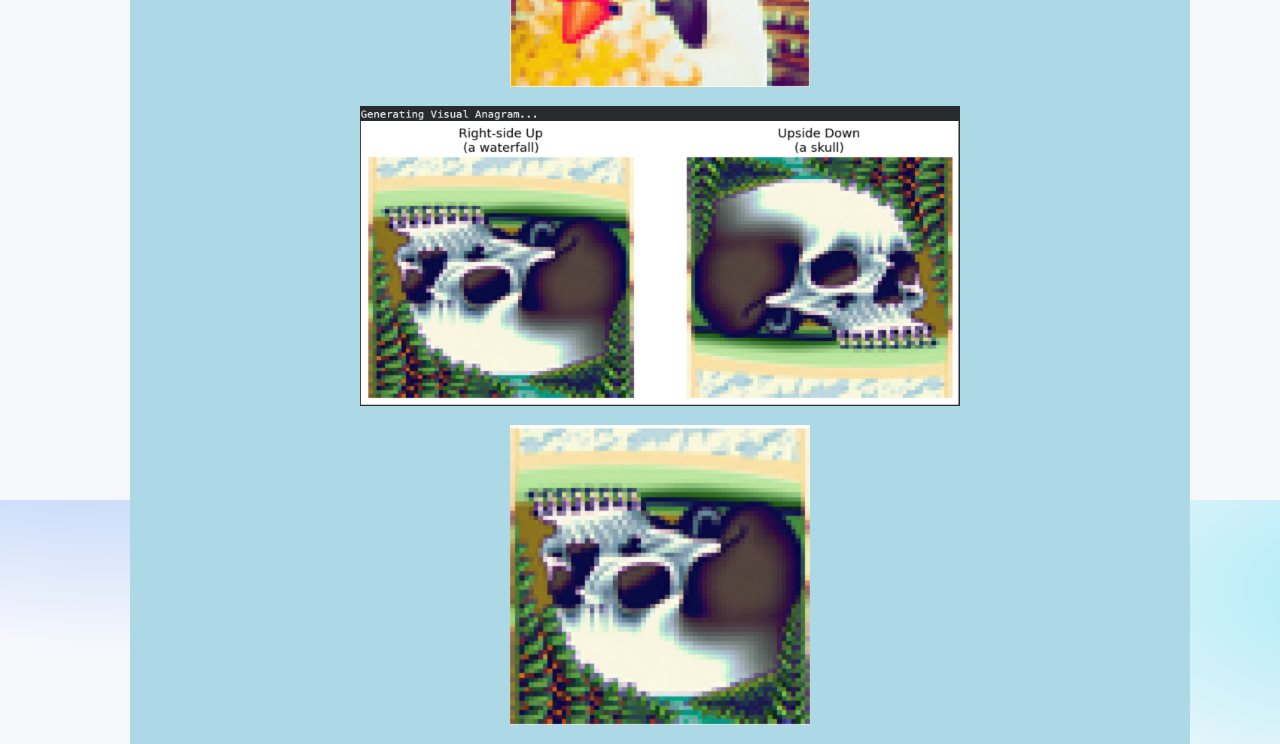
<file: ComputerVision/4/index.html>
<!DOCTYPE html>
<html lang="en">
<head>
    <meta charset="UTF-8">
    <meta name="viewport" content="width=device-width, initial-scale=1.0">
    <meta author="Joey Carlisle">
    <title>CS 581: Project 4</title>
    <link rel="icon" href="img/eye.png">
    <link rel="stylesheet" type="text/css" href="../../styles.css" />
</head>
<body class="wrap">
    <header>
        <a class="inline" href="../index.html">&lt- Back Home</a>
        <br>
        <nav>
            <h1>CS 581: Project 4 - Diffusion Models</h1>
        </nav>
        <h2 class="tab">Objective:</h2>
        <h3 class="tab">
            The goal of this project is to help you build a practical understanding of diffusion models, from the forward noising process to iterative denoising and sampling. 
        </h3>
        <ul>
            <li class="tab">In Part 0, Setup.</li>
            <li class="tab">In Part 1, you will implement the forward diffusion process and experiment with both traditional denoising (Gaussian filtering) and a pre-trained diffusion model to understand how noise is added and removed. </li>
            <li class="tab">In Part 2, you will work with a pre-trained diffusion model to perform sampling, explore classifier-free guidance, and apply the model to a creative task. </li>
            <li class="tab">In Part 3, (graduate students only), you will explore a recent research paper on visual anagrams (CVPR 2024) and generate multi-view optical illusions using diffusion models. </li>
            <li class="tab">In Part 4, (optional, extra credit 33%), you will train your own denoising U-Net on MNIST and implement a full DDPM pipeline. </li>
        </ul>
    </header>
    <main class="report">
        <div class="tab">
            <h2>Part 0: Setup </h2>
            <h3>The DeepFloyd IF diffusion model is going to be used in this project. DeepFloyd is trained and released by Stability AI. It's first stage generates images with size 64 x 64, the second stage take the outputs of the first stage and produces images with size 256 x 256.</h3>
            <h3>Tasks: Text-to-image sampling with provided prompts</h3>
            <ul>
                <li>For each of the three provided text prompts, generate an image using the DeepFloyd IF model and display both the prompt and the generated result. Briefly comment on the quality of each output and how well it matches the prompt. 
                    Try at least two different values of num_inference_steps and mention anything you observe from changing this parameter.</li>
                <li>Report the random seed you use. You should use the same seed for all parts of the project that involve image generation. </li>
            </ul>
            <div class="images">
                <article>
                    <br>
                    <div class="center">
                        <img src="img/num_inf_20.png" alt="3 ai generated images" width="600" height="125"/>
                    </div>
                    <div class="center"> 
                        <p>For all the generated images I used 150 as the random seed. The image above was generated using the first stage of the model with a number of inference steps of 20. Due to the size of the images, it is hard to see some of the detail, but you can see the images match the prompts. 
                            The snowy mountain image has one orange point on the mountain that stands out as being off but could possibly be sunlight. The man wearing a hat image looks really good without noticeable mistakes. The rocket ship has a tail behind the flames
                                and the left wing looks solid red where the right is white with a red outline.
                                The 3 following images are the same as above only separated to show more detail. </p>
                    </div>
                    <div class="center">
                        <img src="img/stage1_inf_20_oil.png" alt="oil painting" width="580" height="200"/>
                    </div>
                    <div class="center">
                        <img src="img/stage1_inf_20_hat.png" alt="man wearing a hat" width="300" height="200"/>
                    </div>
                    <div class="center">
                        <img src="img/stage1_inf_20_rocket.png" alt="rocket ship" width="200" height="200"/>
                    </div>
                    <div class="center">
                        <p>The images below were generated using the second stage of the model with a number of inference steps of 20.</p>
                    </div>
                    <div class="center">
                        <img src="img/num_infer_20.png" alt="3 ai generated images" width="600" height="225"/>
                    </div>
                    <div class="center">
                        <p>With the larger size of the images, it is easier to see the details and you can clearly see the images match the prompts. The snowy mountain image has more orange on the mountains as sunlight reflection. 
                            The man wearing a hat image is by far the best in my opinion. The rocket ship has the same issues as the first stage image did. </p>
                    </div>
                    <div class="center">
                        <p>The images below were also generated using the second stage of the model but with a number of inference steps of 100.</p>
                    </div>
                    <div class="center">
                        <img src="img/num_infer_100.png" alt="3 ai generated images" width="600" height="225"/>
                    </div>
                    <div class="center">
                        <p>I was surprised to see the images changed with a higher number of inference steps. I thought it would simply cause the image to be refined more, but I didn't realize they would change completely.  
                            The snowy mountain image feels off with the layer look on the side of the mountain and what looks like the side of a building on the lower left but is a hill behind. The man wearing a hat image again 
                            looks the best of the three to me. The rocket ship has two lines pointing up from the wings making the image seem as if the ship is landing like space-X ships rather than taking off, but the prompt 
                            doesn't say any action only a rocket ship. Both the first and second stages have the ship flying within one would assume earth's atmosphere instead of outer space.</p>
                    </div>
                    <div class="center">
                        <p>The images below were again generated using the second stage of the model with a number of inference steps of 500.</p>
                    </div>
                    <div class="center">
                        <img src="img/num_infer_500.png" alt="3 ai generated images" width="600" height="225"/>
                    </div>
                    <div class="center">
                        <p>To me, I find the last three at inference steps of 500 to the worst. The snowy mountain image seems more cartoonish to me. The man wearing a hat image again has great details around the eyes, but the 
                            teeth area is off making it look like he is wearing a mouthpiece/guard. The rocket ship looks very bad to me. It is very cartoonish with multiple issues with the wings, fuselage, and exhaust. </p>
                    </div>
                </article>
            </div>
            
        </div>
        <br>
        <div class="tab">
            <h2>Part 1: Understanding the Forward & Reverse Processes</h2>
            <h3>1.1 Forward Process (Adding Noise)</h3>
            <h4>The forward process gradually adds Gaussian noise to a clean image according to a predefined noise schedule. Your goal is to implement this process and visualize how the image degrades as noise increases.</h4>
            <h3>Tasks:</h3>
            <ul>
                <li>Implement a function noisy_im = forward(im, t) that takes an image and a timestep and returns the noisy version of the image.</li>
                <li>You need to use the list alphas_cumprod variable.</li>
                <li>Apply your function to a test image at t = 250, 500, 750</li>
            </ul>
            <h3>1.2 Traditional Denoising (Gaussian Blur)</h3>
            <h4>Before using a diffusion model to denoise, we will first try a traditional method: Gaussian filtering, which has been implemented in Project 1 - Part 2(d).<br>You will see that while Gaussian filtering 
                can smooth out some noise, it also destroys important image details, especially when the noise level is high.</h4>
            <h3>Tasks:</h3>
            <ul>
                <li>Take the three noisy images from Part 1.1 at timesteps $t = 250, 500, 750$</li>
                <li>For each noisy image, apply Gaussian filtering. Tune the blur parameters (kernel size or sigma) to get your best denoised result for each timestep. </li>
                <li>For t = 250, 500, 750, a figure (or three figures) showing: <br>Top row: noisy images at each timestep. <br>Bottom row: your best Gaussian-denoised images for the same timesteps.</li>
            </ul>
            <div class="images">
                <article>
                    <br>
                    <div class="center">
                        <img src="img/blur_k5_s1.png" alt="Lighthouse" width="600" height="350"/>
                    </div>
                    <div class="center">
                        <p>For the Gaussian filtering I used a kernel size of 5 and a sigma of 1. I found these to be the best denoised results for each timestamp.</p>
                    </div>
                    <br>
                </article>
            </div>
            <h3>1.3 One-Step Denoising (Using a Pretrained UNet)</h3>
            <h4>In this part, you will perform one-step denoising using a pretrained diffusion model (denoising UNet, stage_1.unet) to do denoising. The UNet has been trained on a very large dataset of (x<sub>0</sub>, x<sub>t</sub>)
                 pairs of images, thus, it can be used to recover Gaussian noise from an image. </h4>
            <h3>Tasks:</h3>
            <ul>
                <li>Take the three noisy images from Part 1.1 at timesteps t = 250, 500, 750</li>
                <ul>
                    <li>Use the pretrained UNet, predict the noise and then denoise the imaage using Equation 1.3. </li>
                    <li>Show the original image, the noisy image, and the estimate of the original (clean) image</li>
                </ul>
            </ul>
            <div class="images">
                <article>
                    <br>
                    <div class="center">
                        <img src="img/One_step.png" alt="Lighthouse" width="600" height="600"/>
                    </div>
                    <br>
                </article>
            </div>
            <h3>1.4 Iterative Denoising</h3>
            <h4>In Part 1.3 you saw that a single denoising step can already recover a reasonable image when the noise level is moderate. As we discussed in class, diffusion models are designed to denoise gradually, 
                starting from very noisy images and stepping toward a clean sample. <br>Ideally, we should start with noise $x_{1000}$ at time step T = 1000, denoise for one step to get an estimate of x<sub>999</sub>, 
                and keep doing this untile we get x<sub>0</sub>. This means that we need to run the diffusion model (UNet) 1000 times, which is very slow! <br>In practice, we can speed up by skipping steps, you may get 
                this idea in Part 1.3 where you may find that using smaller T, the denoising result is not bad. <br>To skip steps, we can use a list of timesteps strided_timesteps, which is much shorter than the full list 
                of 1000 timesteps. strided_timesteps[0] will correspond to the noisiest image (and thus the largest t) and strided_timesteps[-1] will correspond to a clean image (and thus t = 0). One option of constructing 
                this list is by introducing a regular stride step (e.g. stride of 30).</h4>
            <h3>Tasks:</h3>
            <p>Using i_start = 10</p>
            <ul>
                <li>Create strided_timesteps: a list of monotonically decreasing timesteps, starting at 990, with a stride of 30, eventually reaching 0. Also initialize the timesteps using the function stage_1.scheduler.set_timesteps(timesteps=strided_timesteps)</li>
                <li>Complete the iterative_denoise function </li>
                <li>Show the noisy image every 5th loop of denoising (it should gradually become less noisy)</li>
                <li>Show the final predicted clean image, using iterative denoising</li>
                <li>Show the predicted clean image using only a single denoising step, as was done in the previous part. This should look much worse.</li>
                <li>Show the predicted clean image using gaussian blurring, as was done in Part 1.2.</li>
            </ul>
            <div class="images">
                <article>
                    <br>
                    <div class="center">
                        <img src="img/noisyImages.png" alt="Lighthouse" width="600" height="300"/>
                    </div>
                    <div class="center">
                        <img src="img/1_4Images.png" alt="Lighthouse" width="600" height="200"/>
                    </div>
                    <br>
                </article>
            </div>
        </div>
        <br>
        <div class="tab">
            <h2>Part 2: Understanding the Forward & Reverse Processes</h2>
            <h3>2.1 Diffusion Model Sampling</h3>
            <h4>In Part 1.4, we use the diffusion model to denoise an image. We can also use iterative_denoise function to generate images from random noise. We can do this by setting i_start = 0 and passing in random noise. This effectively denoises pure noise. </h4>
            <h3>Tasks:</h3>
            <ul>
                <li>Generate images from random noise, and show 5 results of "a high quality photo". Show 5 sampled images.</li>
            </ul>
            <div class="images">
                <article>
                    <br>
                    <div class="center">
                        <img src="img/1_5.png" alt="5 generated images" width="600" height="350"/>
                    </div>
                    <div class="center">
                        <p>Top-left - it looks like lily pads in a pond maybe<br>
                        Top- middle - a childs doll <br>
                        Top-right - a childs valcano assignment<br>
                        Bottom-left - a person in the woods on a winter day<br>
                        Bottom-middle - a skunk curled up maybe</p>
                    </div>
                </article>
            </div>
            <h3>2.2 Classifier Free Guidance</h3>
            <h4>You may have observed that some of the generated images in the last section (Part 2.1) are not very good. In order to improve image quality (may at the cost of image diversity), we can use a technique called Classifier-Free Guidance (CFG). </h4>
            <h3>Tasks:</h3>
            <ul>
                <li>Implement the iterative_denoise_cfg function, identical to the iterative_denoise function but using classifier-free guidance (CFG). To get an unconditional noise estimate, we can just pass an empty prompt embedding to the diffusion model (the model 
                    was trained to predict an unconditional noise estimate when given an empty text prompt).</li>
                <li>Show 5 images of "a high quality photo" with a CFG scale of &gamma; = 7</li>
            </ul>
            <div class="images">
                <article>
                    <br>
                    <div class="center">
                        <img src="img/1_6.png" alt="5 generated images" width="600" height="350"/>
                    </div>
                    <div class="center">
                        <p>These came out a lot better than other ones.<br>
                        Top-left - a girl<br>
                        Top- middle - a pier and sunset<br>
                        Top-right - a guy<br>
                        Bottom-left - a laje and mountains during sunset<br>
                        Bottom-middle - a girl</p>
                    </div>
                </article>
            </div>
            <h3>2.3 Image-to-image Translation</h3>
            <h4>Here, we're going to take the original test image, noise it a little, and force it back onto the image manifold without any conditioning. Effectively, we're going to get an image that is similar to the test image (with a low-enough noise level). This follows the SDEdit algorithm.</h4>
            <h3>Tasks:</h3>
            <ul>
                <li>Edits of the test image, using the given prompt at noise levels [1, 3, 5, 7, 10, 20] with text prompt "a high quality photo"</li>
                <li>Edits of 2 of your own test images, using the same procedure.</li>
            </ul>
            <div class="images">
                <article>
                    <div class="center">
                        <figure class="center">
                            <img src="img/campanile.jpg" alt="Lighthouse" width="200" height="250"/>
                            <img src="img/1_7Lighthouse.png" alt="Lighthouse" width="600" height="300"/>
                            <figcaption>The original lighthouse image</figcaption>
                        </figure>
                        <figure class="center">
                            <img src="img/dog.jpg" alt="A dog and a guy" width="200" height="250">
                            <img src="img/1_7DogAndMe.png" alt="Dog and me" width="600" height="300"/>
                            <figcaption>My late dog and me</figcaption>
                        </figure>
                        <figure class="center">
                            <img src="img/resort.jpg" alt="High Hampton resort" width="275" height="200">
                            <img src="img/1_7Resort.png" alt="Resort" width="600" height="300"/>
                            <figcaption>A resort I worked at in North Carolina</figcaption>
                        </figure>
                    </div>
                </article>
            </div>
        </div>
        <br>
        <div class="tab">
            <h2>Part 3: Visual Anagrams (Graduate Students)</h2>
            <h3>In this part, we will implement Visual Anagrams (CVPR 2024) and create optical illusions with diffusion models. For example, the task is to create an image that looks like "an oil painting of an old man", but when flipped upside down will reveal "an oil painting of people around a campfire".</h3>
            <h3>Tasks:</h3>
            <ul>
                <li>Implemented visual_anagrams function</li>
                <li>A visual anagram where on one orientation "an oil painting of people around a campfire" is displayed and, when flipped, "an oil painting of an old man" is displayed. </li>
                <li>2 more illusions of your choice that change appearance when you flip it upside down (see the appendix to generate your own prompts) </li>
            </ul>
            <div class="images">
                <article>
                    <br>
                    <div class="center">
                        <img src="img/part3OldMan.png" alt="An old man, flipped to a campfire" width="600" height="300"/>
                    </div>
                    <br>
                    <div class="center">
                        <img class="infinite-spin" src="img/manSpin.png" alt="old man fliping to a campfire" width="300" height="300"/>
                    </div>
                    <br>
                    <div class="center">
                        <img src="img/part3Barista.png" alt="Barista flipped to a dog" width="600" height="300"/>
                    </div>
                    <br>
                    <div class="center">
                        <img class="infinite-spin" src="img/baristaSpin.png" alt="barista fliping to a dog" width="300" height="300"/>
                    </div>
                    <br>
                    <div class="center">
                        <img src="img/part3Skull.png" alt="waterfall flipped to a skull" width="600" height="300"/>
                    </div>
                    <br>
                    <div class="center">
                        <img class="infinite-spin" src="img/skullSpin.png" alt="waterfall fliping to a skull" width="300" height="300"/>
                    </div>
                    <br>
                </article>
            </div>  
        </div>
    </main>
</body>
</html>
</file>
<file: styles.css>
:root{
    --bg: #1a204a;
    --bg-box: lightblue;
    --card: rgba(255,255,255,.08);
    --text:rgb(255, 0, 0);
    --ring: rgba(110,231,245,.55);
    --report: white;
}
@media (prefers-color-scheme: light){
    :root{
    --bg:#f7f8fc;
    --card:#ffffff;
    --ring: rgba(37,99,235,.35);
    --report: black;
    }
}

/* Base */
*{ box-sizing:border-box }
html,body{ height:100% }
body{
    font-family: ui-sans-serif, system-ui, -apple-system, Segoe UI, Roboto, "Helvetica Neue", Arial, "Noto Sans", "Apple Color Emoji", "Segoe UI Emoji";
    background:
    radial-gradient(1200px 600px at 10% -20%, #3b82f680 0%, transparent 55%),
    radial-gradient(1000px 500px at 110% 10%, #22d3ee60 0%, transparent 50%),
    linear-gradient(180deg, var(--bg) 0%, var(--bg) 100%);
    justify-content:center;
}
.wrap{
    width:min(1100px, 92vw);
    margin:48px auto 80px;
}

.report {
    color: var(--report);
}

header {
    background-color: var(--bg-box);
    position:relative;
    padding:28px 24px;
    border-radius:22px;
    backdrop-filter:saturate(130%) blur(6px);
    border:1px solid rgba(255,255,255,.08);
    overflow:hidden;
}

header h1 {
    margin:0 0 6px;
    font-size:clamp(28px, 3vw, 44px);
    line-height:1.1;
    letter-spacing:.3px;
}

header p {
    font-size:clamp(14px, 1.7vw, 18px);
    margin:0;
}

.text {
    color: var(--text);
}

.row {
    display: flex;
    justify-content: center;
    align-items: stretch; 
    gap: 2rem; 
    /* margin: 2rem auto; */
    flex-direction: row;
}

a.inline{
    color: var(--text);
    text-underline-offset: 3px;
    text-decoration: none;
    border-bottom: 1px dashed transparent;
}
a.inline:hover{ 
    border-bottom-color: currentColor 
}

.tab {
    margin-left: 40px;
}

.card{
    display: block;
    width: 300px;
    padding: 18px;
    border-radius:18px;
    background: var(--bg-box);
    border: 1px solid rgba(255,0,0,.10);
    text-decoration: none;
    color: inherit;
    position: relative;
    overflow: hidden;
    transition: transform .18s ease, box-shadow .18s ease, border-color .18s ease;
}
.card:hover{
    transform: translateY(-3px);
    box-shadow: 0 12px 30px -12px var(--ring);
    border-color: var(--text);
}
.badge{
    display:inline-flex; align-items:center; gap:8px;
    font-weight:600; font-size:16px;
    color: var(--text);
    padding:6px 10px; border-radius:999px;
    background: linear-gradient(180deg, rgba(255,0,0,.10), rgba(255,0,0,.04));
    border: 1px solid var(--text);
}
.title{ 
    margin:10px 0 4px; font-size:20px; font-weight:700 
}

p {
    padding: 10px 40px;
}

#answers {
    text-align: center;
}

h1 {
    text-align: center;
}

.results {
    display: flex;
    justify-content: center;
}

.article {
    display: flex;
    justify-content: center;
}

.images {
    background-color: var(--bg-box);
    color: black;
}

figcaption {
    text-align: center;
}

.center {
    display: flex;
    justify-content: center;
    align-items: center;
    flex-direction: column;
}

@keyframes rotate-loop {
  0%, 15% {
    transform: rotate(0deg);
  }
  35%, 65% {
    transform: rotate(180deg);
  }
  85%, 100% {
    transform: rotate(0deg);
  }
}

.infinite-spin {
  /* Run the animation 'rotate-loop' over 4 seconds, forever */
  animation: rotate-loop 4s infinite ease-in-out;
}
</file>
